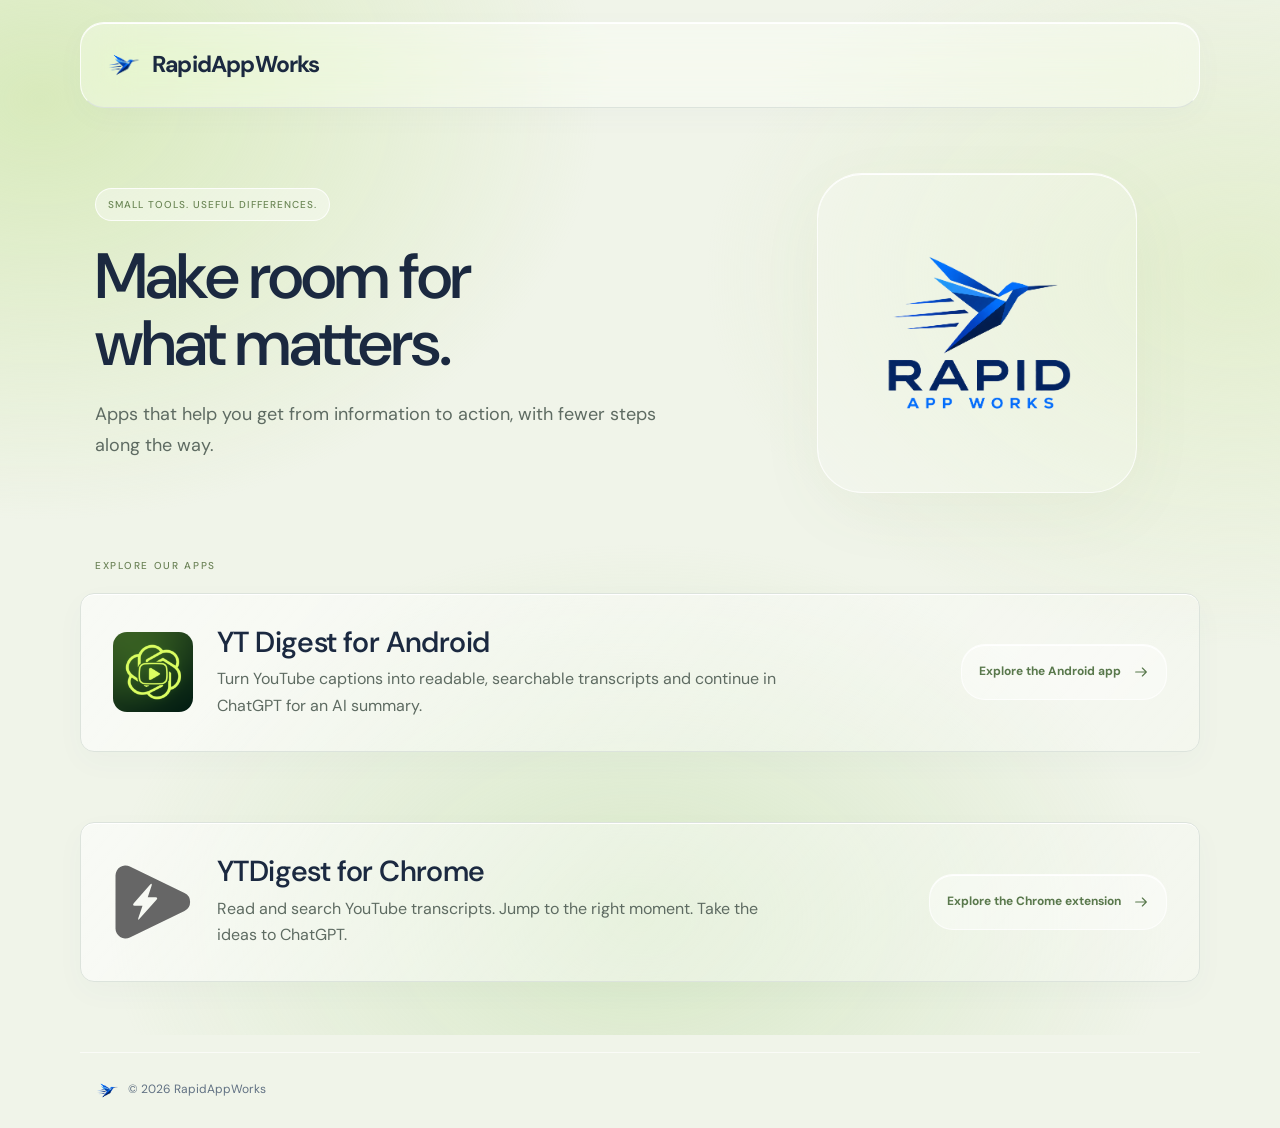
<file: index.html>
<!doctype html>
<html lang="en">
<head>

<meta charset="utf-8"><meta name="viewport" content="width=device-width, initial-scale=1">
<title>RapidAppWorks — Useful apps for everyday work</title>
<meta name="description" content="Discover YT Digest for Android and Chrome: read and search YouTube transcripts, then continue in ChatGPT for AI summaries and questions.">
<meta name="robots" content="index,follow,max-image-preview:large">
<link rel="canonical" href="https://rapidappworks.com/"><meta property="og:title" content="RapidAppWorks — Useful apps for everyday work"><meta property="og:description" content="Discover YT Digest for Android and Chrome, from YouTube transcription to ChatGPT summaries."><meta property="og:type" content="website"><meta property="og:url" content="https://rapidappworks.com/">
<link rel="stylesheet" href="styles.css"><link rel="stylesheet" href="home.css?v=20261003-2"><link rel="icon" href="assets/rapidappworks-bird-transparent.png" type="image/png"><link rel="apple-touch-icon" href="assets/rapidappworks-bird-transparent.png">
<script type="application/ld+json">{"@context":"https://schema.org","@type":"WebSite","name":"RapidAppWorks","url":"https://rapidappworks.com/","publisher":{"@type":"Organization","name":"RapidAppWorks","url":"https://rapidappworks.com/"}}</script>
<style>.home-header{height:86px;display:flex;align-items:center;border-bottom:1px solid #dce3dc;font-size:23px;font-weight:700;letter-spacing:-.6px}.home-brand{display:inline-flex;align-items:center;gap:10px;color:inherit;text-decoration:none}.home-brand img{width:36px;height:36px;object-fit:contain}.home-footer-brand{display:flex;align-items:center;gap:8px}.home-footer-brand img{width:25px;height:25px;object-fit:contain}.home-hero{display:grid;grid-template-columns:1.5fr 1fr;align-items:center;gap:50px;padding-block:65px}.home-hero h1{font-size:clamp(40px,5vw,66px);letter-spacing:-2px}.home-hero p{max-width:570px;color:#5e6b62;font-size:18px}.home-logo{width:100%;max-width:320px;justify-self:center}.app-card{border:1px solid #dce3dc;border-radius:14px;padding:32px;display:flex;gap:24px;align-items:center;margin:0 0 70px}.app-card>img{width:80px;height:80px}.app-card h2{font-size:29px;margin:0 0 8px}.app-card p{margin:0;max-width:570px;color:#5e6b62}.app-card .install{margin-left:auto;white-space:nowrap}@media(max-width:650px){.home-hero{grid-template-columns:1fr;padding-block:40px;gap:15px}.home-logo{max-width:190px;grid-row:1}.app-card{flex-wrap:wrap;padding:24px}.app-card .install{margin:0}.app-card>img{width:55px;height:55px}}</style>
<script defer src="home.js?v=20261003-2"></script><script async src="https://www.googletagmanager.com/gtag/js?id=G-VMC909K813"></script><script>window.dataLayer=window.dataLayer||[];function gtag(){dataLayer.push(arguments)}gtag("js",new Date());gtag("config","G-VMC909K813");</script><script defer src="analytics.js"></script></head>
<body><a class="skip" href="#main">Skip to content</a><header class="wrap home-header"><a class="home-brand" href="/" aria-label="RapidAppWorks home"><img src="assets/rapidappworks-bird-transparent.png" alt="" width="36" height="36"><span>RapidAppWorks</span></a></header><main id="main" class="wrap"><section class="home-hero"><div><p class="eyebrow">SMALL TOOLS. USEFUL DIFFERENCES.</p><h1>Make room for<br>what matters.</h1><p>Apps that help you get from information to action, with fewer steps along the way.</p></div><img class="home-logo" src="assets/rapidappworks-transparent.png" alt="RapidAppWorks blue bird logo" width="320" height="320"></section><section aria-labelledby="apps"><p class="eyebrow" id="apps" style="margin-bottom:18px">EXPLORE OUR APPS</p><article class="app-card"><img src="assets/ytdigest-android/play-store-icon-512.png" alt="YT Digest Android app icon" width="80" height="80"><div><h2>YT Digest for Android</h2><p>Turn YouTube captions into readable, searchable transcripts and continue in ChatGPT for an AI summary.</p></div><a class="install" href="yt-digest-android/">Explore the Android app <svg viewBox="0 0 24 24" fill="none" stroke="currentColor" stroke-width="1.7" aria-hidden="true"><path d="M4 12h16m-6-6 6 6-6 6"/></svg></a></article><article class="app-card"><img src="assets/ytdigest-extension/logo.svg" alt="YTDigest Chrome extension icon" width="80" height="80"><div><h2>YTDigest for Chrome</h2><p>Read and search YouTube transcripts. Jump to the right moment. Take the ideas to ChatGPT.</p></div><a class="install" href="yt-digest/">Explore the Chrome extension <svg viewBox="0 0 24 24" fill="none" stroke="currentColor" stroke-width="1.7" aria-hidden="true"><path d="M4 12h16m-6-6 6 6-6 6"/></svg></a></article></section></main><footer class="wrap"><p class="home-footer-brand"><img src="assets/rapidappworks-bird-transparent.png" alt="" width="25" height="25">© 2026 RapidAppWorks</p></footer></body>
</html>
</file>
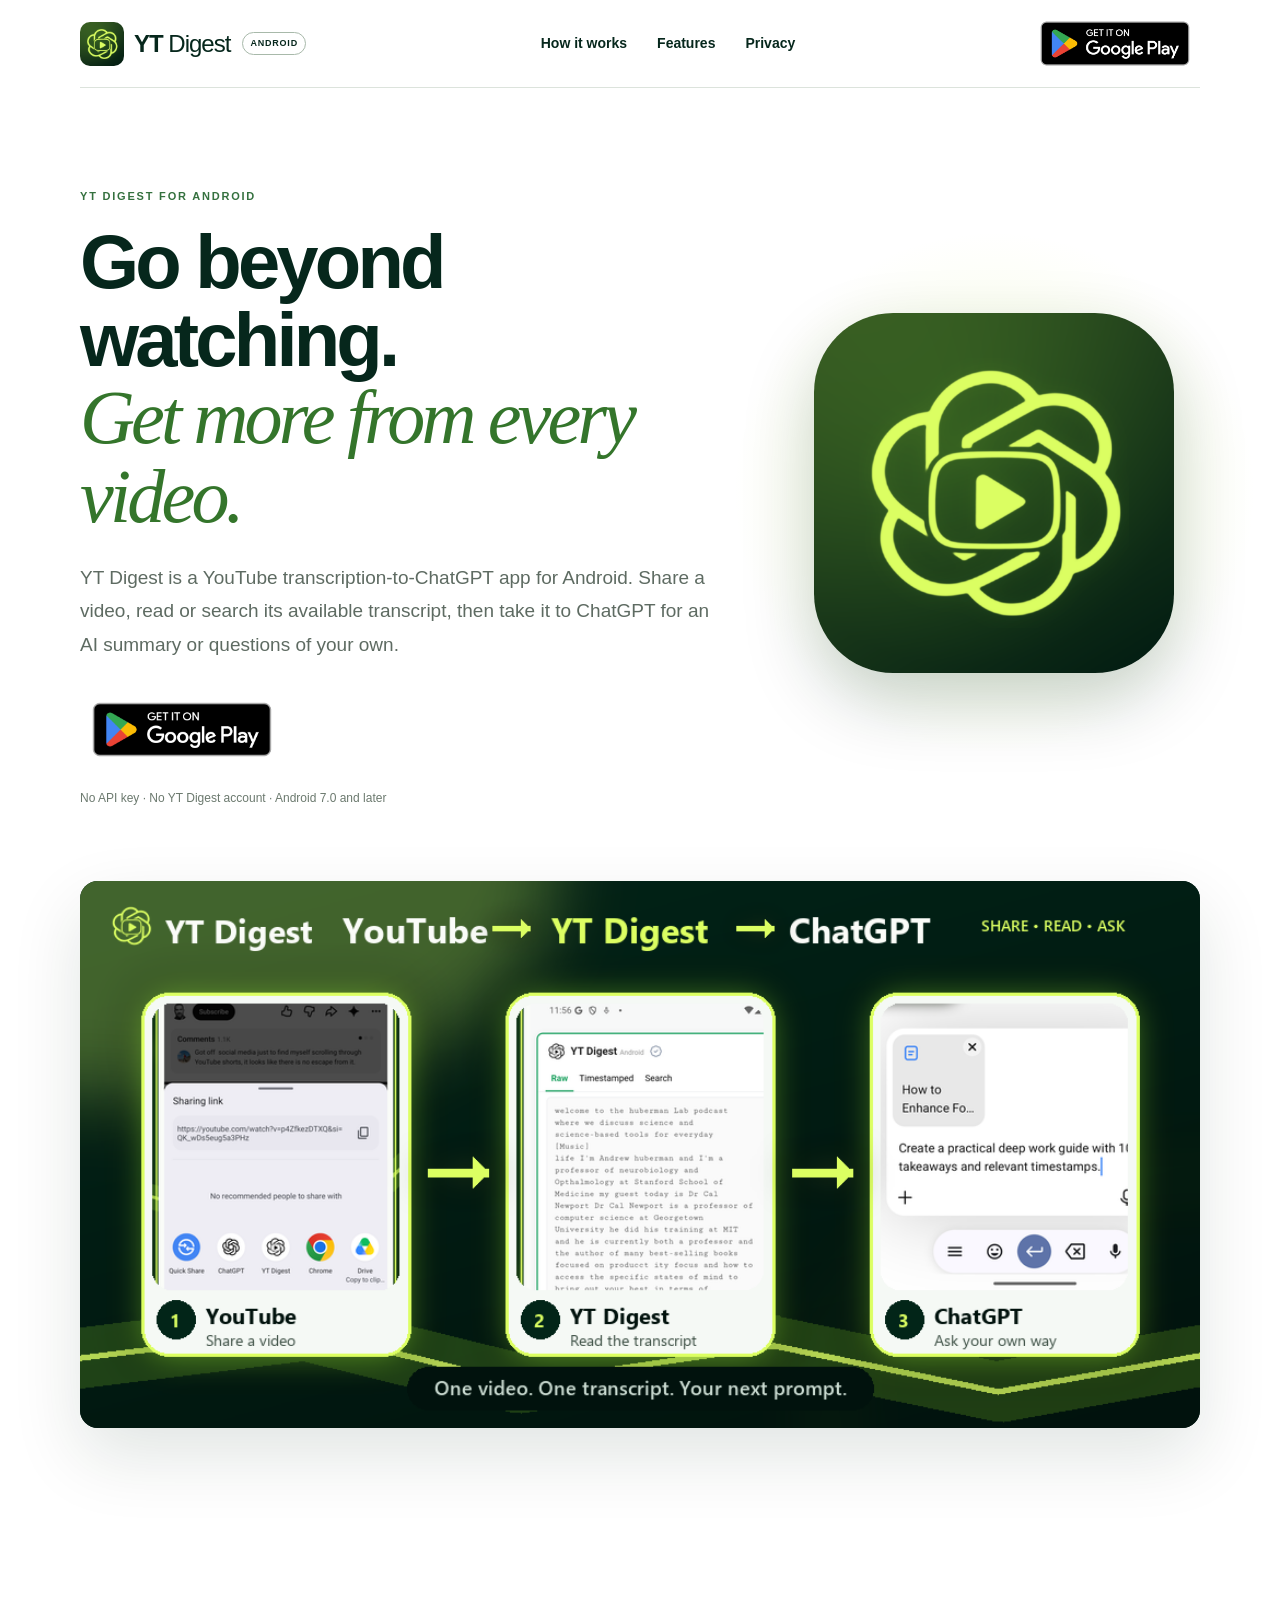
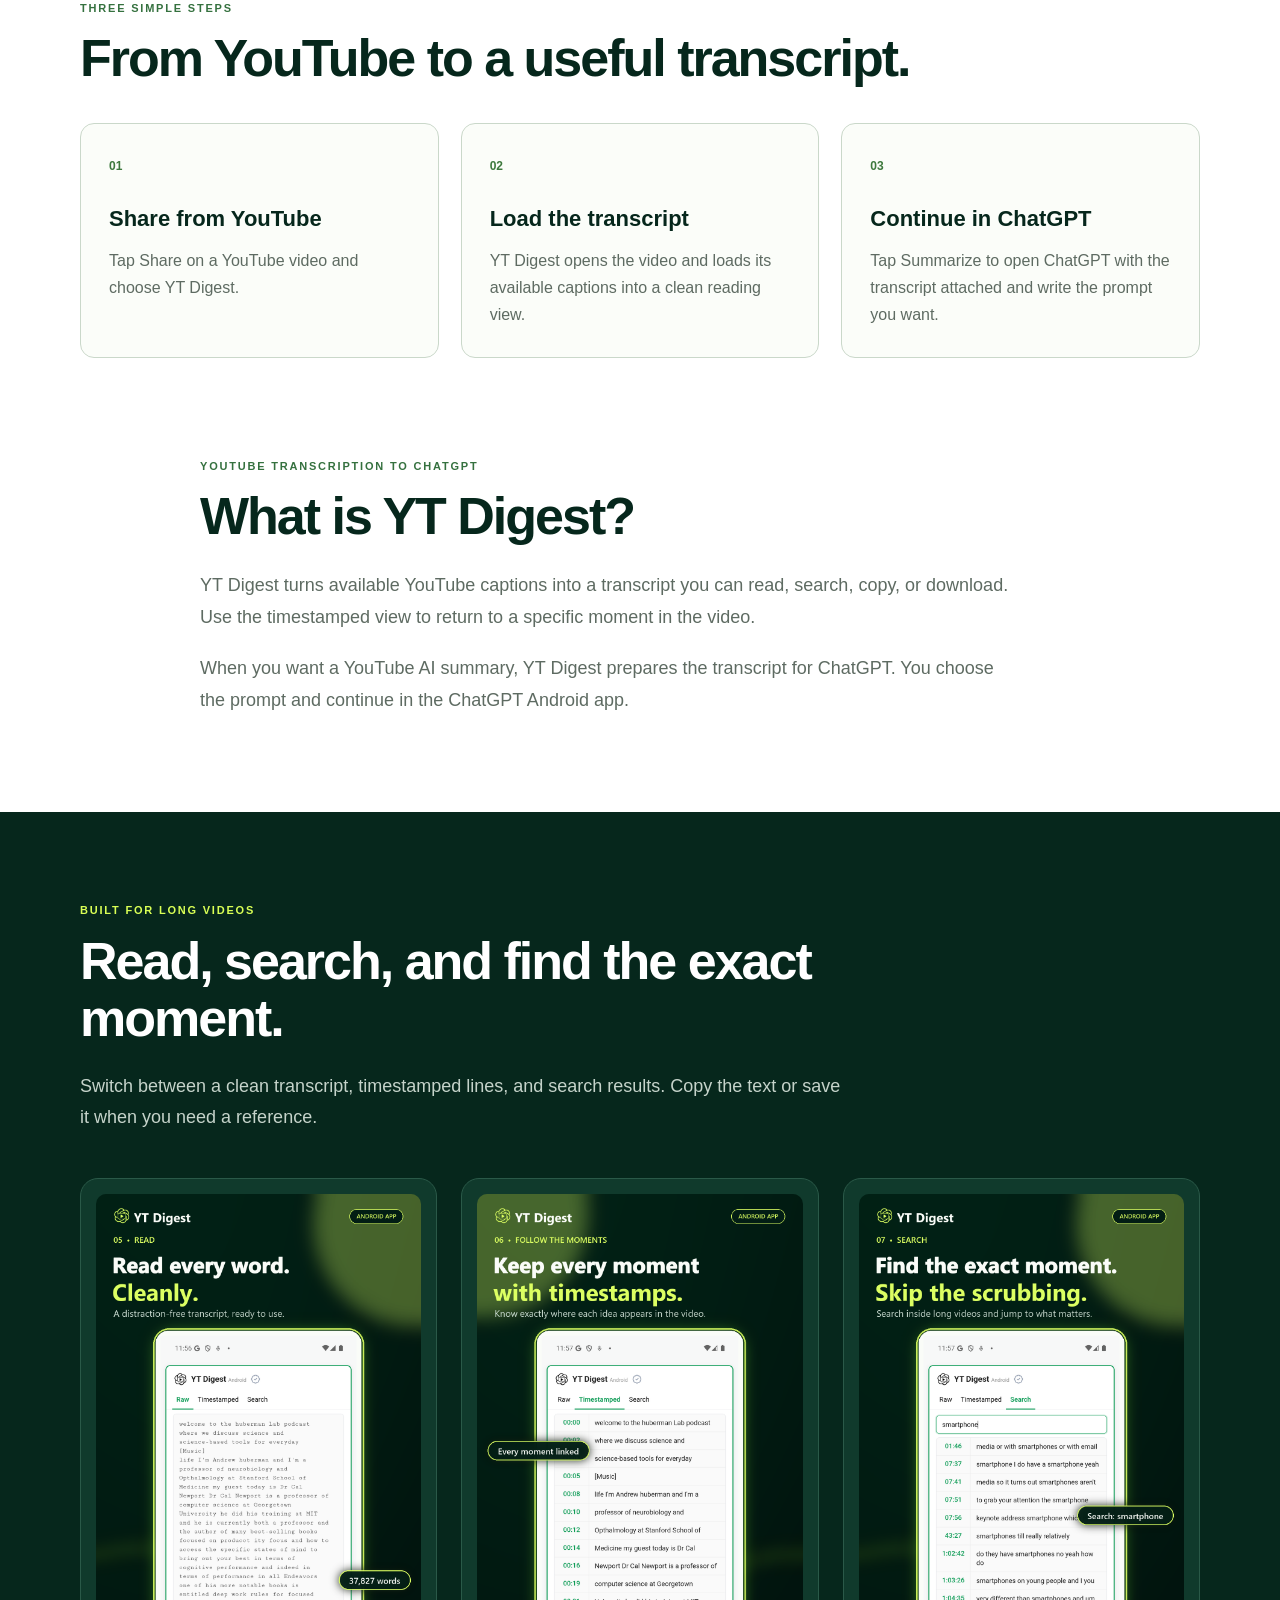
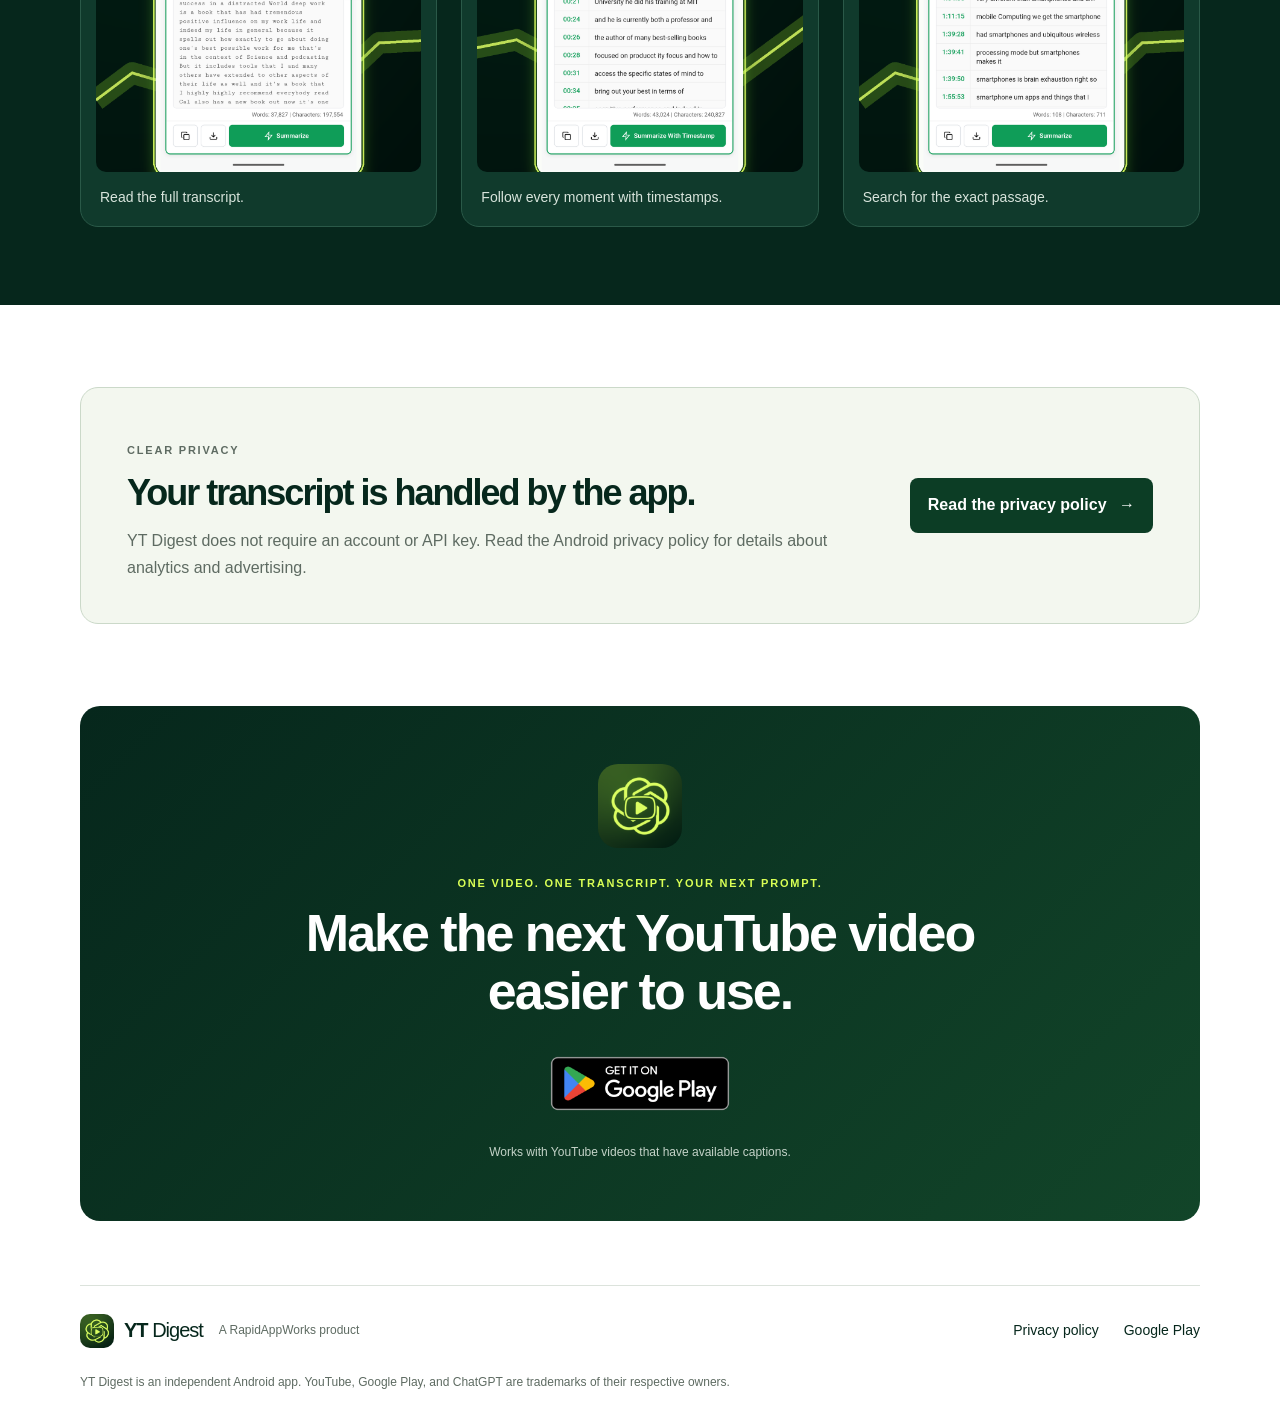
<file: yt-digest-android/index.html>
<!doctype html>
<html lang="en">
<head>
  <!-- Google tag (gtag.js) -->
  <script async src="https://www.googletagmanager.com/gtag/js?id=G-VMC909K813"></script>
  <script>window.dataLayer=window.dataLayer||[];function gtag(){dataLayer.push(arguments);}gtag('js',new Date());gtag('config','G-VMC909K813');</script>
  <script defer src="../analytics.js"></script>
  <meta charset="utf-8">
  <meta name="viewport" content="width=device-width,initial-scale=1">
  <title>YT Digest Android — YouTube Transcription to ChatGPT</title>
  <meta name="description" content="Turn YouTube captions into readable transcripts, search timestamps, and send the transcript to ChatGPT for an AI summary with YT Digest for Android.">
  <meta name="robots" content="index,follow,max-image-preview:large">
  <meta name="theme-color" content="#06271c">
  <meta property="og:type" content="website">
  <meta property="og:site_name" content="RapidAppWorks">
  <meta property="og:title" content="YT Digest Android — YouTube Transcription to ChatGPT">
  <meta property="og:description" content="Read and search YouTube transcripts, then continue in ChatGPT for an AI summary or questions of your own.">
  <meta property="og:image" content="https://rapidappworks.com/assets/ytdigest-android/feature-graphic-1024x500.png">
  <meta property="og:url" content="https://rapidappworks.com/yt-digest-android/">
  <link rel="canonical" href="https://rapidappworks.com/yt-digest-android/">
  <link rel="icon" href="../assets/ytdigest-android/play-store-icon-512.png" type="image/png">
  <link rel="stylesheet" href="../styles.css">
  <link rel="stylesheet" href="page.css?v=20260921-1">
  <script type="application/ld+json">{"@context":"https://schema.org","@type":"MobileApplication","name":"YT Digest","alternateName":["YTDigest","YT Digest Android"],"url":"https://rapidappworks.com/yt-digest-android/","image":"https://rapidappworks.com/assets/ytdigest-android/play-store-icon-512.png","screenshot":"https://rapidappworks.com/assets/ytdigest-android/feature-graphic-1024x500.png","applicationCategory":"UtilitiesApplication","operatingSystem":"Android 7.0 and later","description":"A YouTube transcription to ChatGPT app for Android. Read and search available YouTube transcripts, follow timestamps, and continue in ChatGPT for an AI summary or questions.","installUrl":"https://play.google.com/store/apps/details?id=com.rapidappworks.ytdigest","publisher":{"@type":"Organization","name":"RapidAppWorks","url":"https://rapidappworks.com/"},"offers":{"@type":"Offer","price":"0","priceCurrency":"USD"},"featureList":["YouTube transcript reader","Timestamped transcripts","Transcript search","Copy and download transcripts","Send transcripts to ChatGPT"]}</script>
</head>
<body>
  <a class="skip" href="#main">Skip to content</a>
  <header class="android-header wrap">
    <a class="android-brand" href="#" aria-label="YT Digest Android home"><img src="../assets/ytdigest-android/play-store-icon-512.png" alt="" width="44" height="44"><span>YT <strong>Digest</strong></span><small>Android</small></a>
    <nav aria-label="Main navigation"><a href="#how-it-works">How it works</a><a href="#features">Features</a><a href="privacy-policy/">Privacy</a></nav>
    <a class="play-badge compact" href="https://play.google.com/store/apps/details?id=com.rapidappworks.ytdigest" target="_blank" rel="noopener noreferrer" aria-label="Get YT Digest on Google Play"><img src="../assets/ytdigest-android/google-play-badge.png" alt="Get it on Google Play"></a>
  </header>

  <main id="main" class="android-page">
    <section class="android-hero wrap">
      <div class="hero-copy-android">
        <p class="kicker">YT Digest for Android</p>
        <h1>Go beyond watching.<br><em>Get more from every video.</em></h1>
        <p class="lead">YT Digest is a YouTube transcription-to-ChatGPT app for Android. Share a video, read or search its available transcript, then take it to ChatGPT for an AI summary or questions of your own.</p>
        <a class="play-badge" href="https://play.google.com/store/apps/details?id=com.rapidappworks.ytdigest" target="_blank" rel="noopener noreferrer" aria-label="Get YT Digest on Google Play"><img src="../assets/ytdigest-android/google-play-badge.png" alt="Get it on Google Play"></a>
        <p class="microcopy">No API key · No YT Digest account · Android 7.0 and later</p>
      </div>
      <div class="app-mark" aria-hidden="true"><img src="../assets/ytdigest-android/play-store-icon-512.png" alt=""></div>
    </section>

    <section class="feature-art wrap" aria-label="YT Digest workflow">
      <img src="../assets/ytdigest-android/feature-graphic-1024x500.png" alt="Share a YouTube video, read its transcript in YT Digest, and continue in ChatGPT">
    </section>

    <section id="how-it-works" class="android-section wrap">
      <p class="kicker">Three simple steps</p>
      <h2>From YouTube to a useful transcript.</h2>
      <div class="steps-android">
        <article><span>01</span><h3>Share from YouTube</h3><p>Tap Share on a YouTube video and choose YT Digest.</p></article>
        <article><span>02</span><h3>Load the transcript</h3><p>YT Digest opens the video and loads its available captions into a clean reading view.</p></article>
        <article><span>03</span><h3>Continue in ChatGPT</h3><p>Tap Summarize to open ChatGPT with the transcript attached and write the prompt you want.</p></article>
      </div>
    </section>

    <section class="android-section search-summary wrap" aria-labelledby="about-ytdigest">
      <p class="kicker">YouTube transcription to ChatGPT</p>
      <h2 id="about-ytdigest">What is YT Digest?</h2>
      <p>YT Digest turns available YouTube captions into a transcript you can read, search, copy, or download. Use the timestamped view to return to a specific moment in the video.</p>
      <p>When you want a YouTube AI summary, YT Digest prepares the transcript for ChatGPT. You choose the prompt and continue in the ChatGPT Android app.</p>
    </section>

    <section id="features" class="android-section feature-section">
      <div class="wrap">
        <div class="section-intro"><p class="kicker">Built for long videos</p><h2>Read, search, and find the exact moment.</h2><p>Switch between a clean transcript, timestamped lines, and search results. Copy the text or save it when you need a reference.</p></div>
        <div class="phone-grid">
          <figure><img src="../assets/ytdigest-android/read-transcript.png" alt="YT Digest clean transcript view" loading="lazy"><figcaption>Read the full transcript.</figcaption></figure>
          <figure><img src="../assets/ytdigest-android/timestamped-transcript.png" alt="YT Digest timestamped transcript view" loading="lazy"><figcaption>Follow every moment with timestamps.</figcaption></figure>
          <figure><img src="../assets/ytdigest-android/search-transcript.png" alt="YT Digest transcript search results" loading="lazy"><figcaption>Search for the exact passage.</figcaption></figure>
        </div>
      </div>
    </section>

    <section class="privacy-callout wrap">
      <div><p class="kicker">Clear privacy</p><h2>Your transcript is handled by the app.</h2><p>YT Digest does not require an account or API key. Read the Android privacy policy for details about analytics and advertising.</p></div>
      <a href="privacy-policy/">Read the privacy policy <span aria-hidden="true">→</span></a>
    </section>

    <section class="android-final wrap">
      <img src="../assets/ytdigest-android/play-store-icon-512.png" width="84" height="84" alt="YT Digest app icon">
      <p class="kicker">One video. One transcript. Your next prompt.</p>
      <h2>Make the next YouTube video easier to use.</h2>
      <a class="play-badge" href="https://play.google.com/store/apps/details?id=com.rapidappworks.ytdigest" target="_blank" rel="noopener noreferrer" aria-label="Get YT Digest on Google Play"><img src="../assets/ytdigest-android/google-play-badge.png" alt="Get it on Google Play"></a>
      <p class="microcopy">Works with YouTube videos that have available captions.</p>
    </section>
  </main>

  <footer class="wrap android-footer"><div class="footer-brand"><a class="android-brand" href="#"><img src="../assets/ytdigest-android/play-store-icon-512.png" alt="" width="34" height="34"><span>YT <strong>Digest</strong></span></a><span>A RapidAppWorks product</span></div><div class="footer-links"><a href="privacy-policy/">Privacy policy</a><a href="https://play.google.com/store/apps/details?id=com.rapidappworks.ytdigest" target="_blank" rel="noopener noreferrer">Google Play</a></div><p>YT Digest is an independent Android app. YouTube, Google Play, and ChatGPT are trademarks of their respective owners.</p></footer>
</body>
</html>
</file>
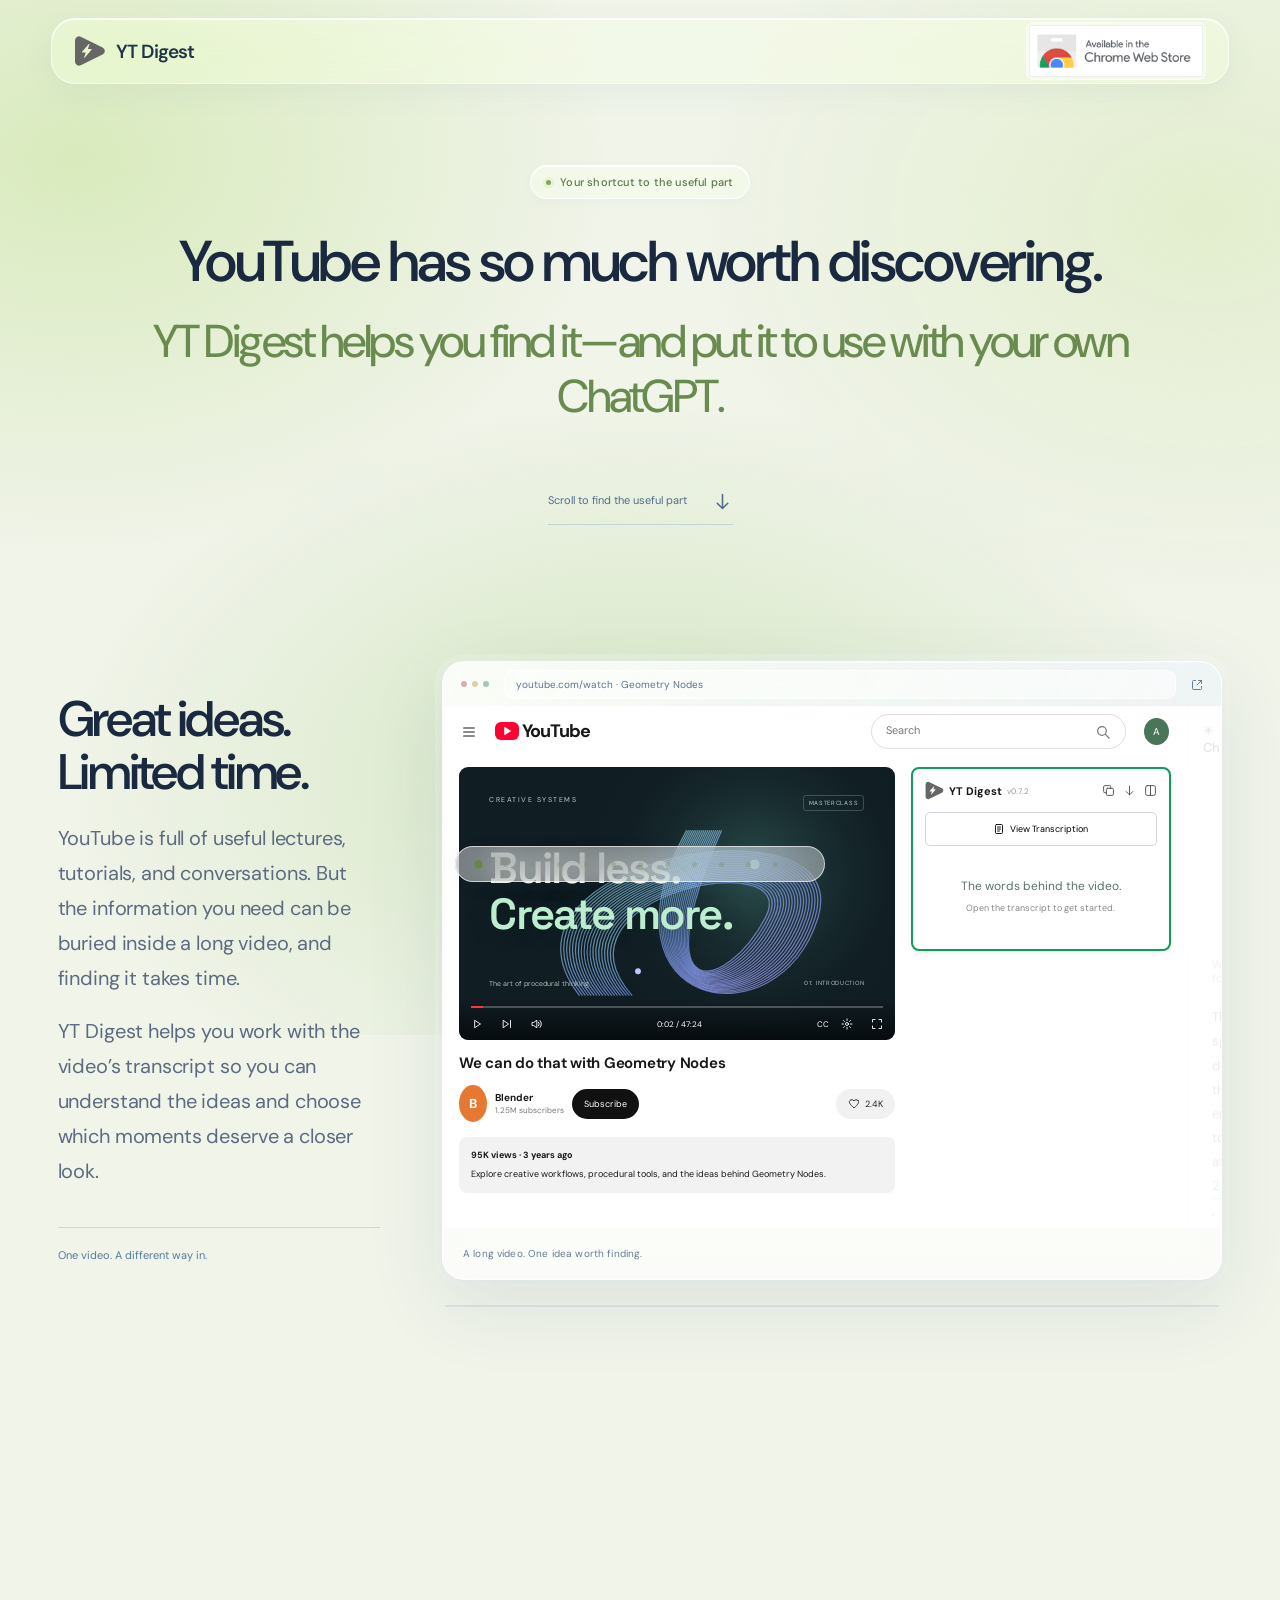
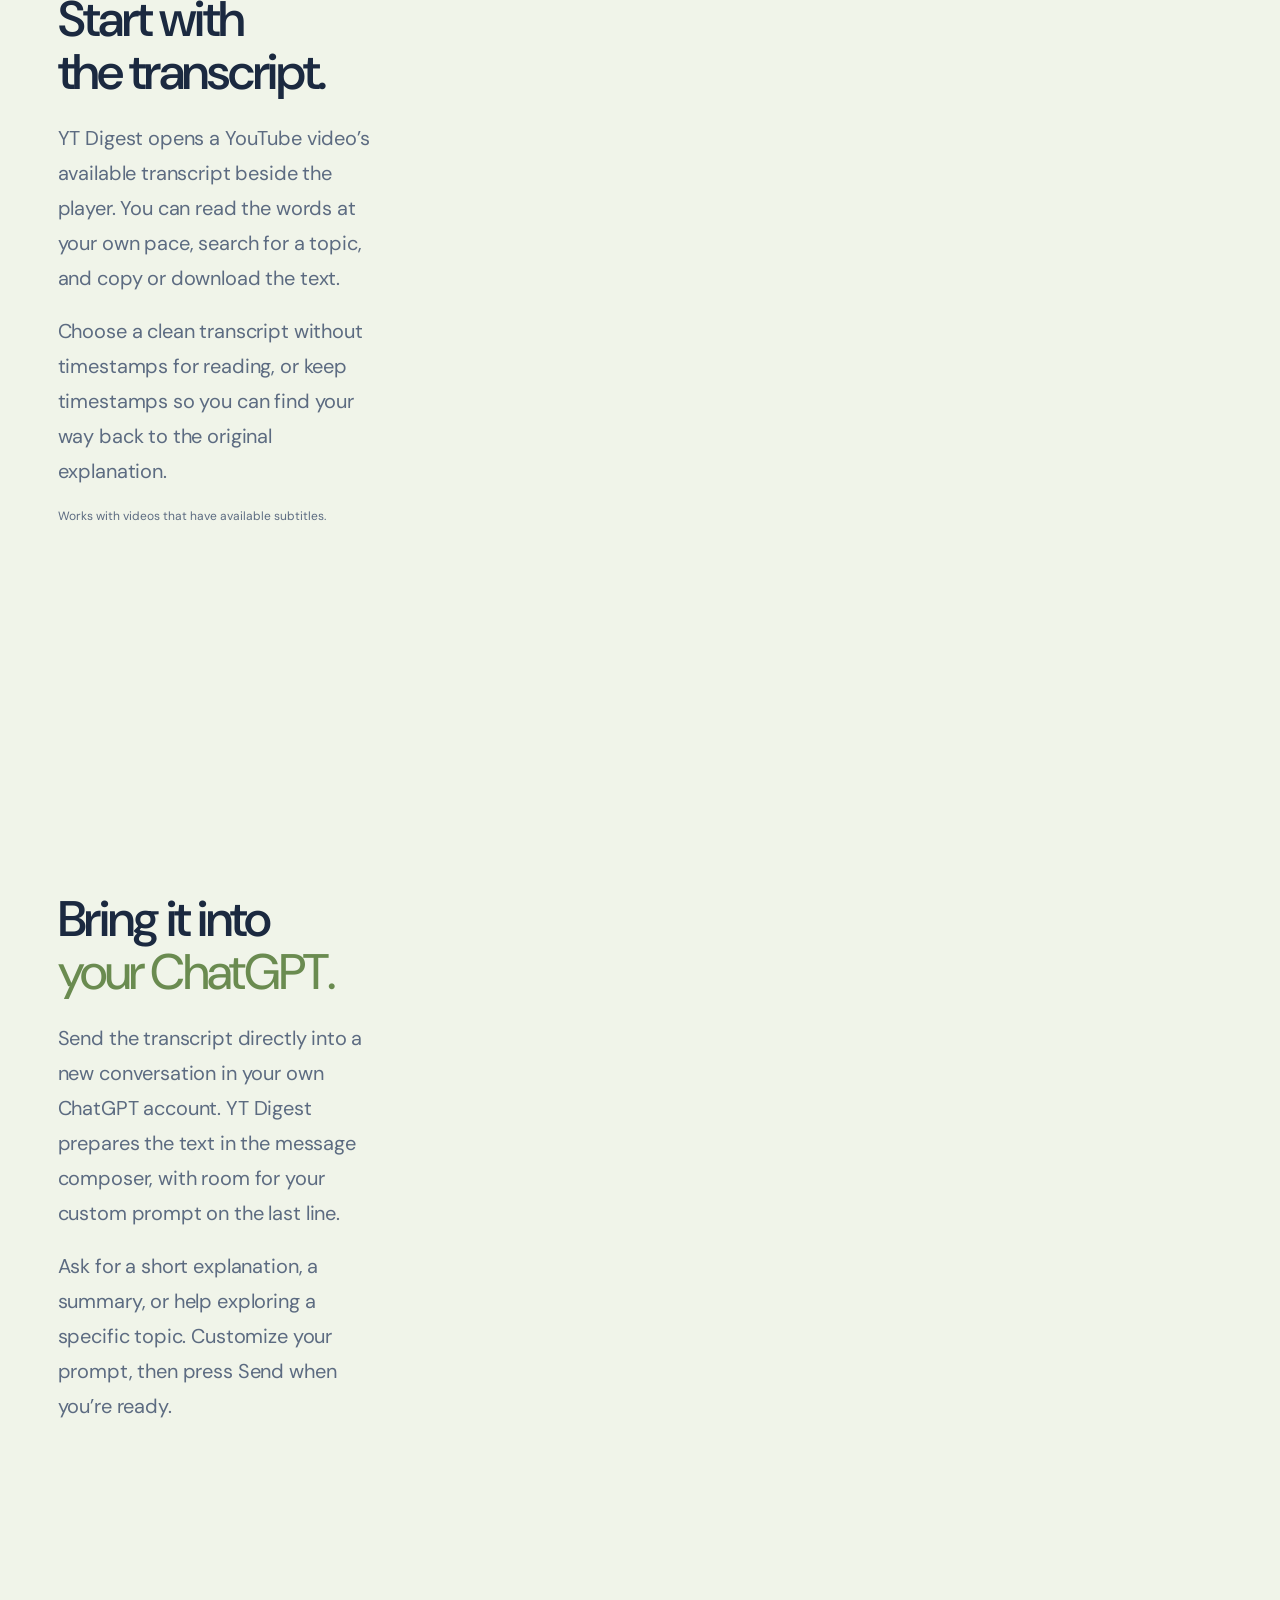
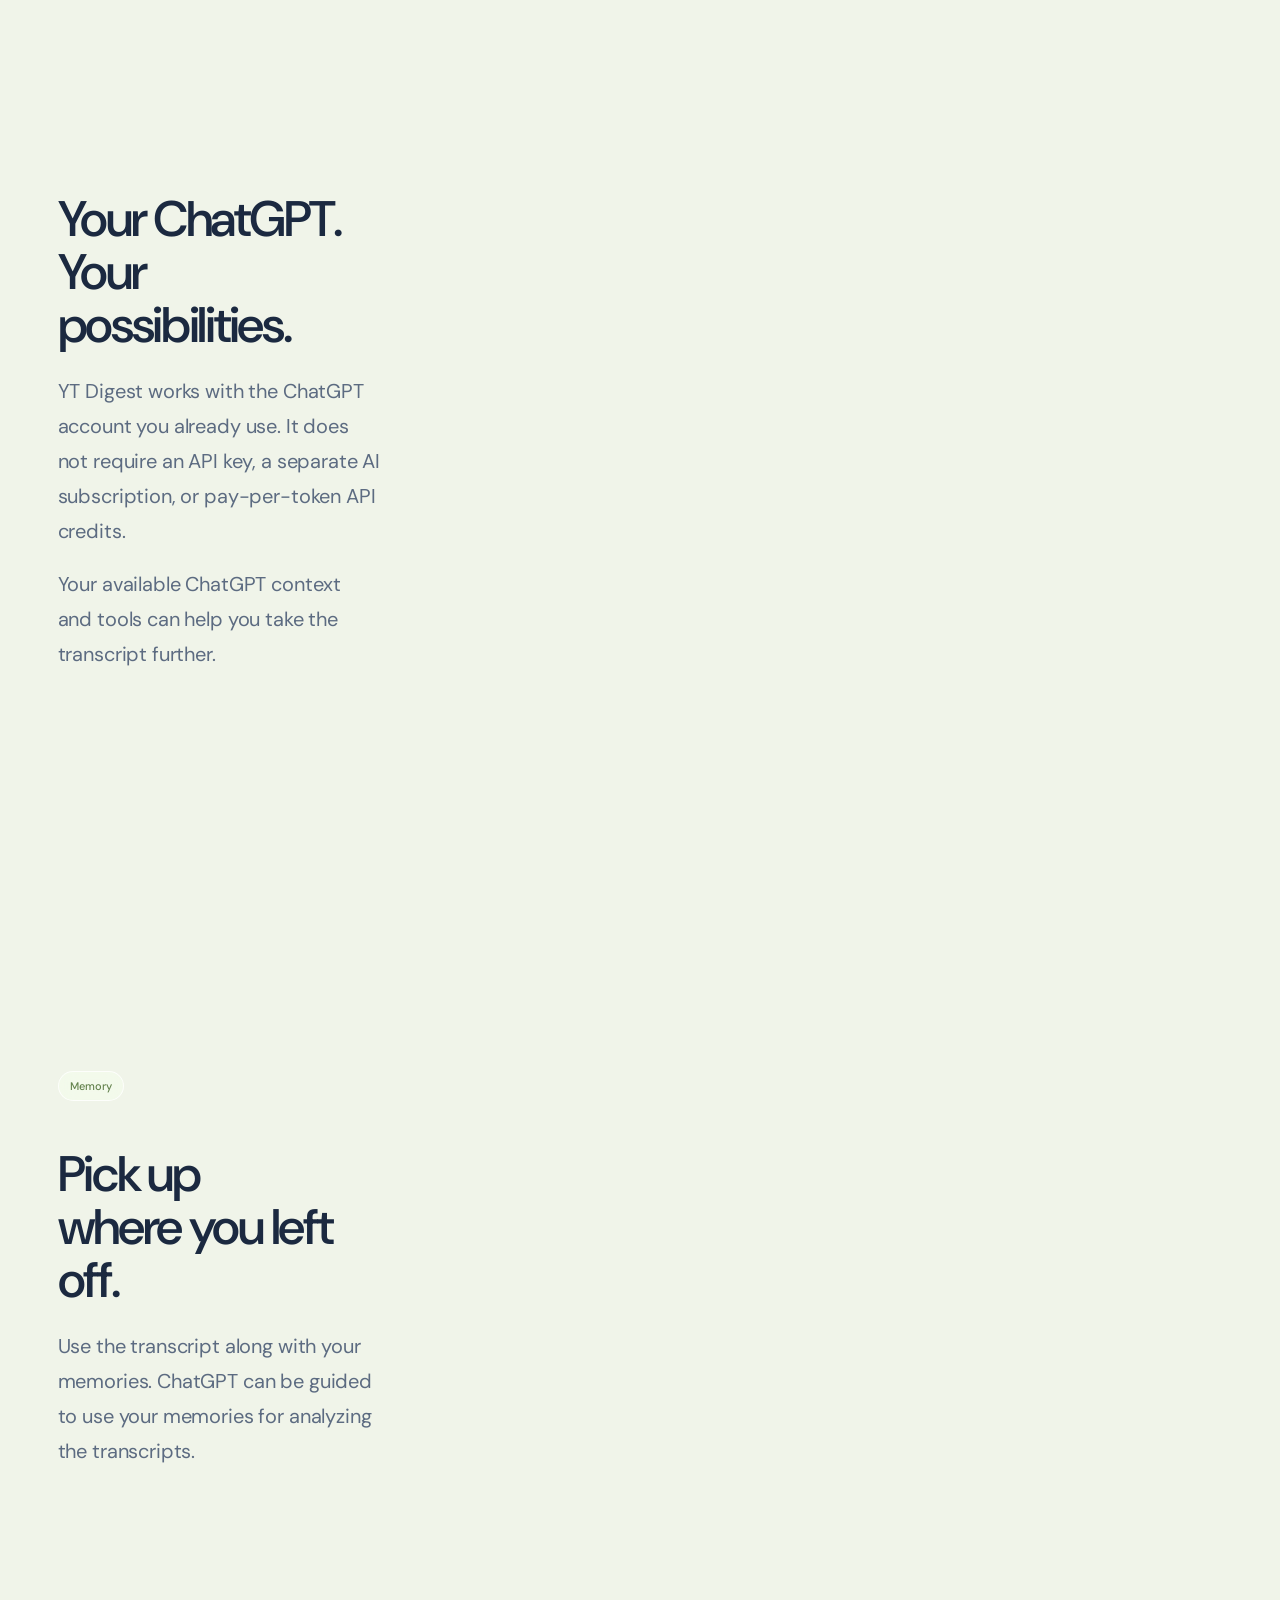
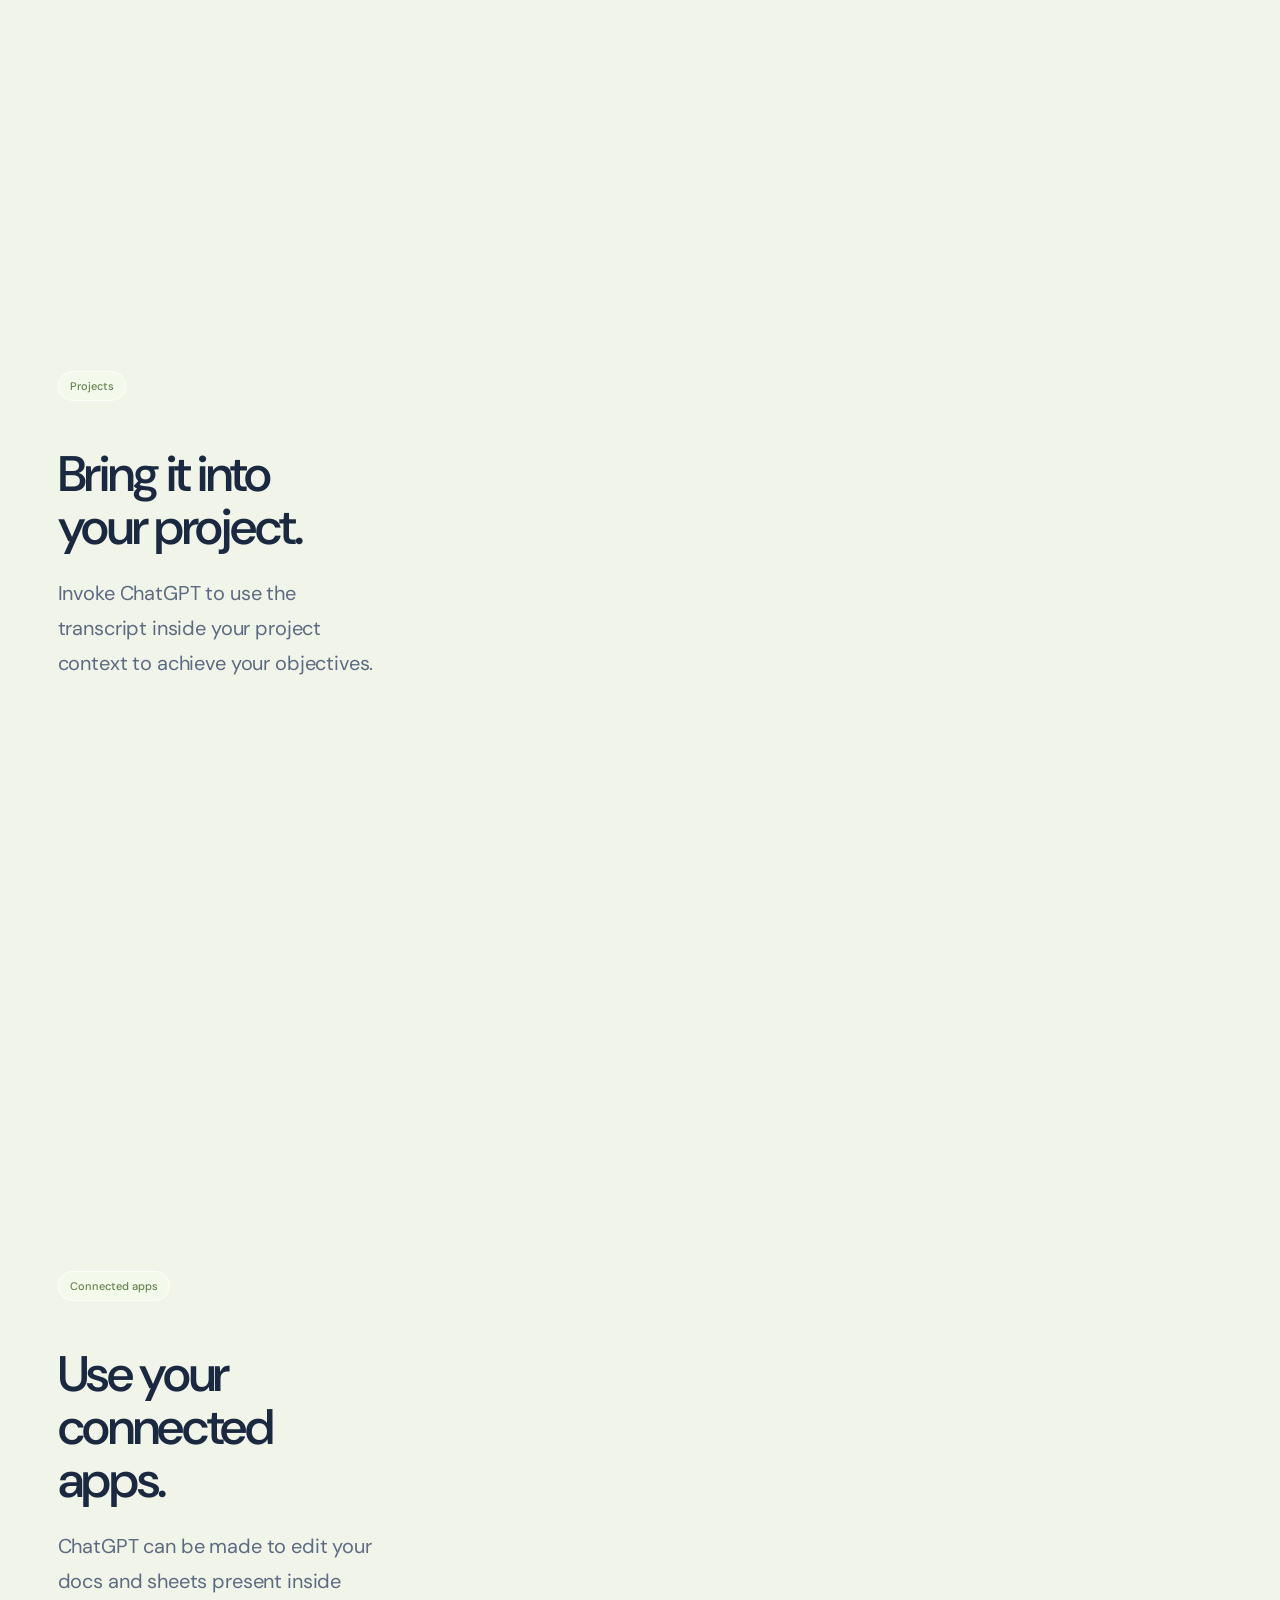
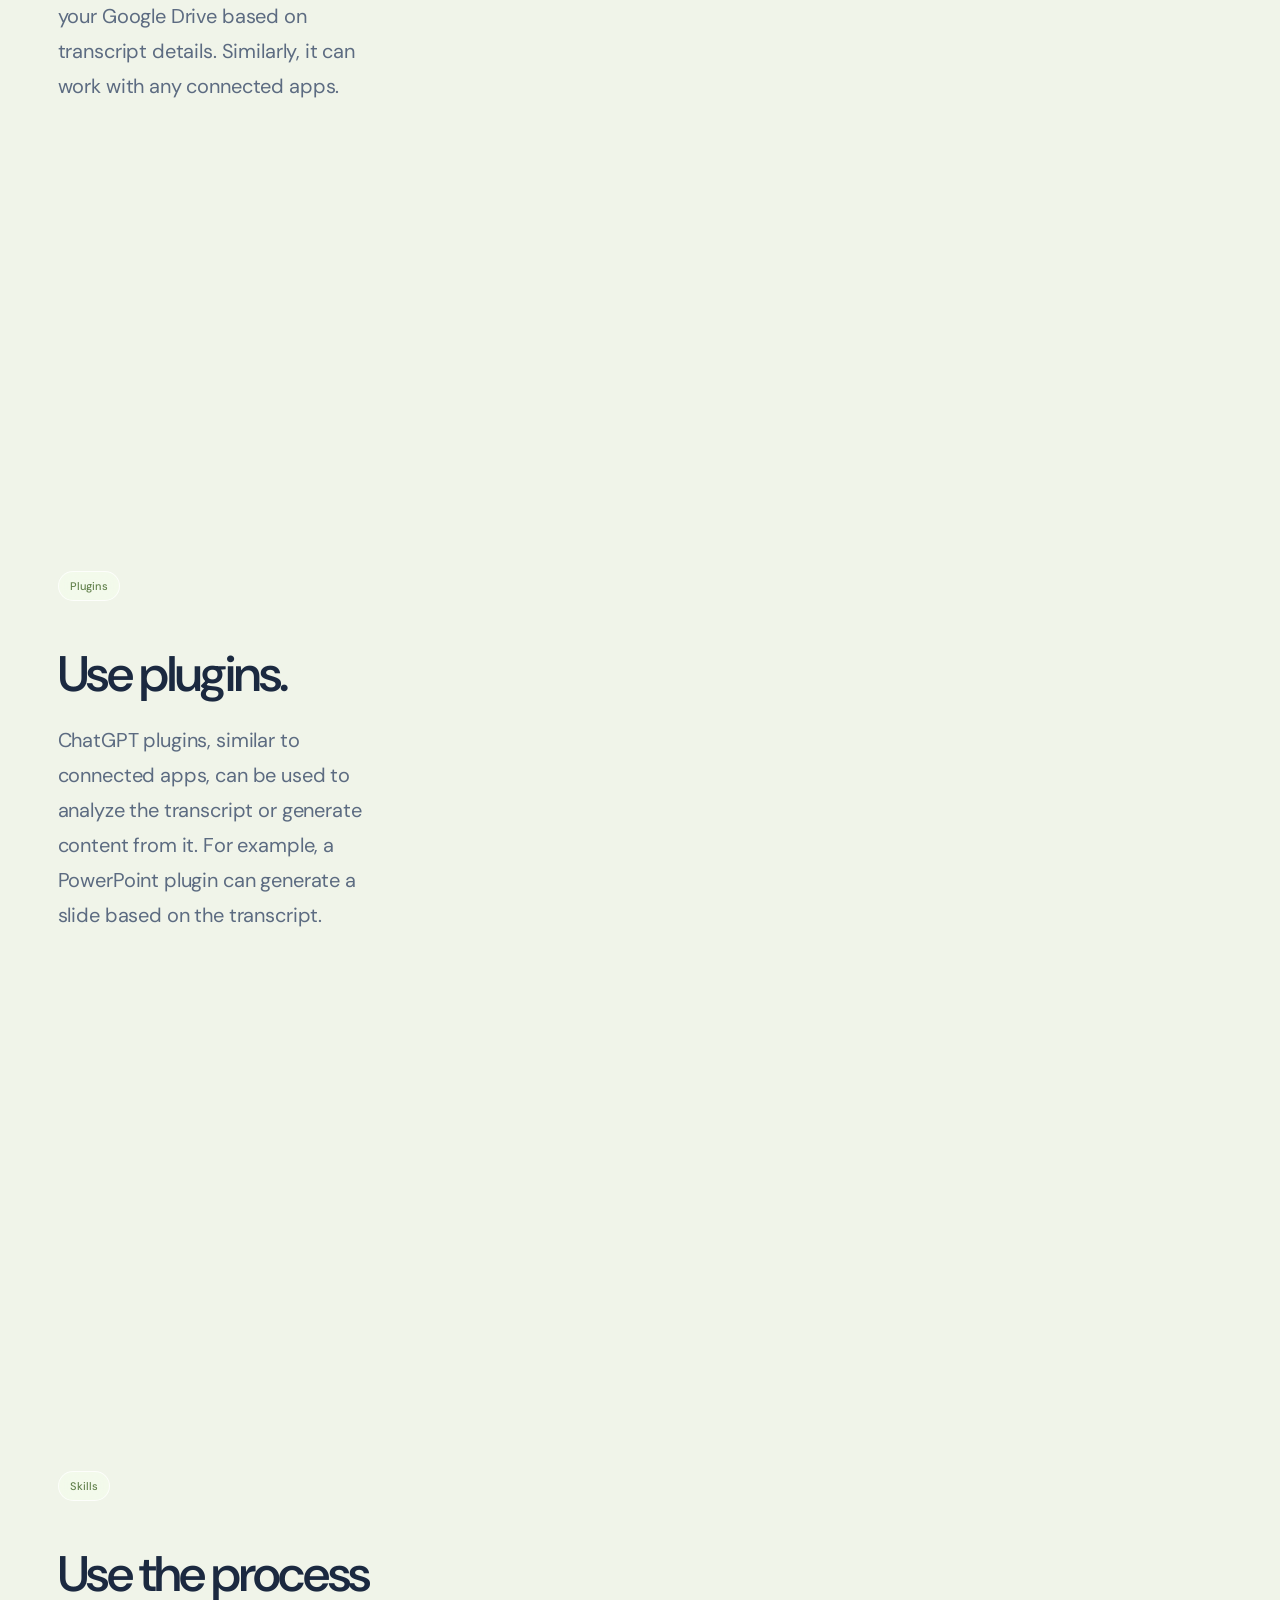
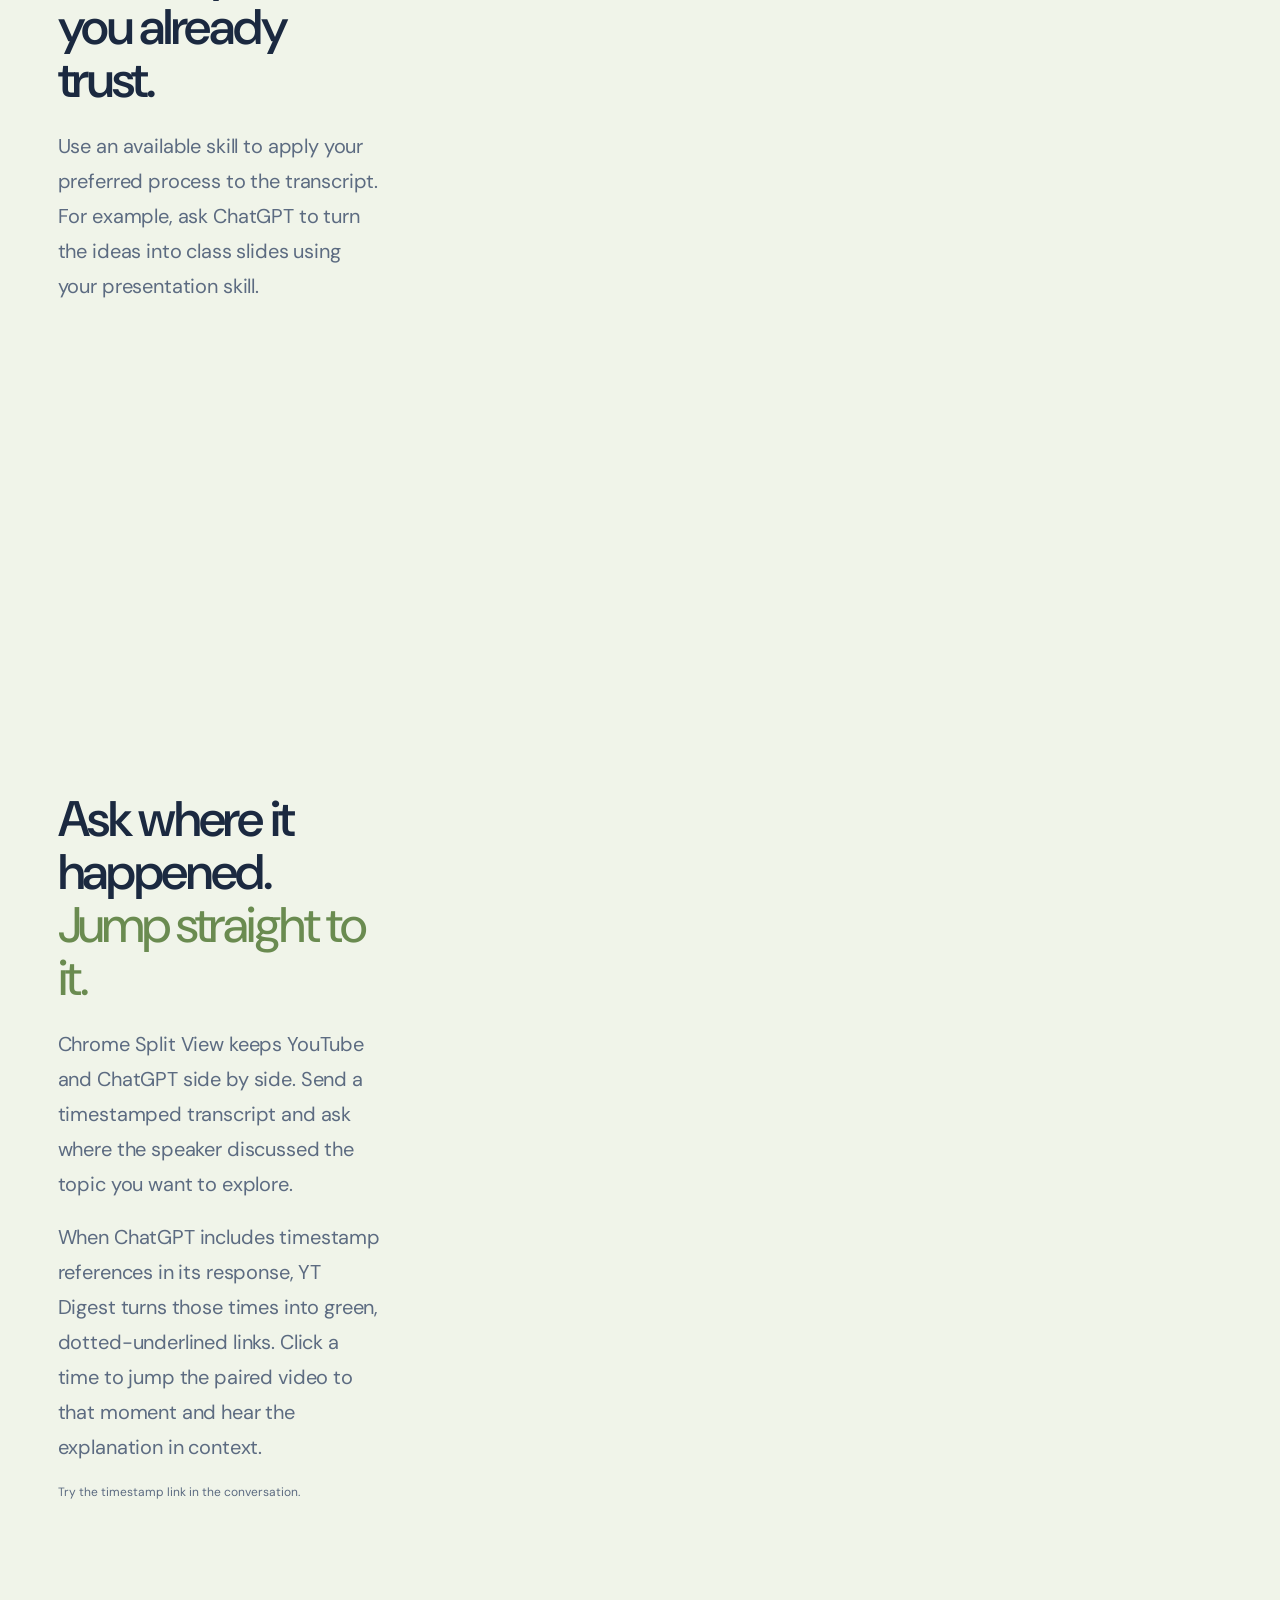
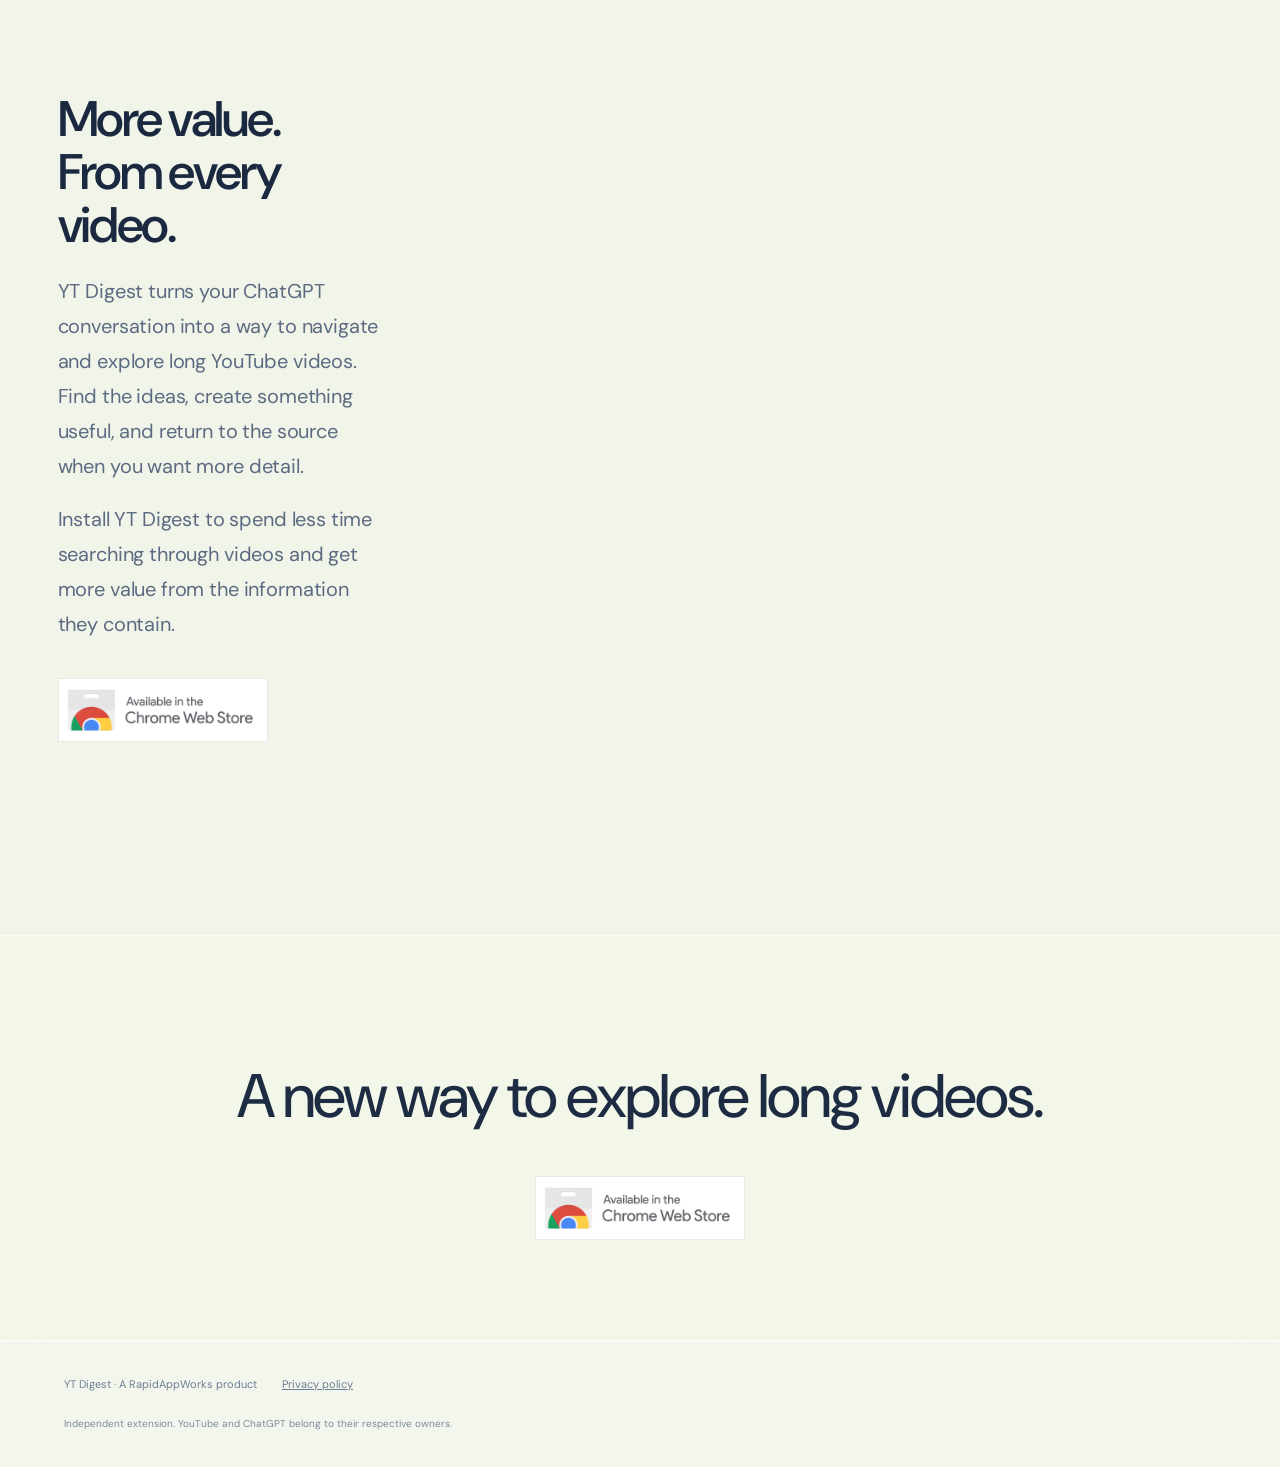
<file: yt-digest/index.html>
<!doctype html><html lang="en"><head><meta charset="utf-8"><meta name="viewport" content="width=device-width, initial-scale=1"><meta name="description" content="Bring YouTube transcripts into your own ChatGPT. Explore ideas, reuse your tools, and jump from clickable timestamps to the moments that matter. Free Chrome extension. No API key."><link rel="canonical" href="https://rapidappworks.com/yt-digest/"><meta property="og:title" content="YT Digest — Explore YouTube with your own ChatGPT"><meta property="og:description" content="Read the transcript. Explore the ideas. Jump to the moments that matter."><meta property="og:url" content="https://rapidappworks.com/yt-digest/"><meta name="theme-color" content="#f0f4e9"><title>YT Digest — Find the useful part</title><link rel="icon" type="image/svg+xml" href="../assets/ytdigest-extension/logo.svg"><link rel="alternate icon" href="../assets/ytdigest-extension/favicon.ico"><link rel="apple-touch-icon" href="../assets/ytdigest-extension/apple-touch-icon.png"><link rel="preconnect" href="https://fonts.googleapis.com"><link rel="preconnect" href="https://fonts.gstatic.com" crossorigin><link href="https://fonts.googleapis.com/css2?family=DM+Sans:wght@400;450;500;550;600;650;700&family=Space+Grotesk:wght@400;500;600;700&display=swap" rel="stylesheet"><link rel="stylesheet" href="story.css?v=20261003-1"><link rel="stylesheet" href="polish.css?v=20261003-1"><link rel="stylesheet" href="glass.css?v=20261108-1"><script defer src="../vendor/gsap/gsap.min.js"></script><script defer src="../vendor/gsap/ScrollTrigger.min.js"></script><script defer src="story.js?v=20261003-1"></script><script async src="https://www.googletagmanager.com/gtag/js?id=G-VMC909K813"></script><script>window.dataLayer=window.dataLayer||[];function gtag(){dataLayer.push(arguments)}gtag("js",new Date());gtag("config","G-VMC909K813");gtag("config","AW-18434364625");</script><script defer src="../analytics.js?v=20261009-1"></script></head><body>
<a class="skip" href="#journey">Skip to the story</a><header><a class="brand" href="#"><img src="../assets/ytdigest-extension/logo.svg" alt="" width="32" height="32">YT Digest</a><a class="store" data-google-ads-conversion="AW-18434364625/Hl2eCPOOjJUdENGpmNZE" href="https://chromewebstore.google.com/detail/yt-digest-youtube-transcr/bpmbdaijbeeekhkoenondkcgonoipckm" target="_blank" rel="noopener"><img src="../assets/chrome-web-store-badge.png" alt="Available in the Chrome Web Store"></a></header>
<main id="journey"><div class="intro"><span class="hero-pill"><span class="live-dot"></span> Your shortcut to the useful part</span><h1>YouTube has so much worth discovering.<br><em>YT Digest helps you find it—and put it to use with your own ChatGPT.</em></h1><a class="scroll-link" href="#chapter-1">Scroll to find the useful part <span><svg class="icon icon-down" viewBox="0 0 24 24" fill="none" stroke="currentColor" stroke-width="1.8" stroke-linecap="round" stroke-linejoin="round" aria-hidden="true" focusable="false"><path d="M12 4v16m-6-6 6 6 6-6"/></svg></span></a></div>
<div class="journey-layout"><div class="chapters">
<section id="chapter-1" data-scene="0"><div class="segment-copy"><h2>Great ideas.<br>Limited time.</h2><p>YouTube is full of useful lectures, tutorials, and conversations. But the information you need can be buried inside a long video, and finding it takes time.</p><p>YT Digest helps you work with the video’s transcript so you can understand the ideas and choose which moments deserve a closer look.</p><div class="chapter-tag">One video. A different way in.</div></div></section>
<section id="chapter-2" data-scene="1"><div class="segment-copy"><h2>Start with<br>the transcript.</h2><p>YT Digest opens a YouTube video’s available transcript beside the player. You can read the words at your own pace, search for a topic, and copy or download the text.</p><p>Choose a clean transcript without timestamps for reading, or keep timestamps so you can find your way back to the original explanation.</p><small>Works with videos that have available subtitles.</small></div></section>
<section id="chapter-3" data-scene="2"><div class="segment-copy"><h2>Bring it into<br><em>your ChatGPT.</em></h2><p>Send the transcript directly into a new conversation in your own ChatGPT account. YT Digest prepares the text in the message composer, with room for your custom prompt on the last line.</p><p>Ask for a short explanation, a summary, or help exploring a specific topic. Customize your prompt, then press Send when you’re ready.</p></div></section>
<section id="chapter-4" data-scene="3" data-example="intro"><div class="segment-copy"><h2>Your ChatGPT.<br>Your possibilities.</h2><p>YT Digest works with the ChatGPT account you already use. It does not require an API key, a separate AI subscription, or pay-per-token API credits.</p><p>Your available ChatGPT context and tools can help you take the transcript further.</p></div></section><section class="reuse-example" data-scene="3" data-example="memory"><div class="segment-copy"><span class="reuse-label">Memory</span><h2>Pick up<br>where you left off.</h2><p>Use the transcript along with your memories. ChatGPT can be guided to use your memories for analyzing the transcripts.</p></div></section><section class="reuse-example" data-scene="3" data-example="project"><div class="segment-copy"><span class="reuse-label">Projects</span><h2>Bring it into<br>your project.</h2><p>Invoke ChatGPT to use the transcript inside your project context to achieve your objectives.</p></div></section><section class="reuse-example" data-scene="3" data-example="apps"><div class="segment-copy"><span class="reuse-label">Connected apps</span><h2>Use your<br>connected apps.</h2><p>ChatGPT can be made to edit your docs and sheets present inside your Google Drive based on transcript details. Similarly, it can work with any connected apps.</p></div></section><section class="reuse-example" data-scene="3" data-example="plugin"><div class="segment-copy"><span class="reuse-label">Plugins</span><h2>Use plugins.</h2><p>ChatGPT plugins, similar to connected apps, can be used to analyze the transcript or generate content from it. For example, a PowerPoint plugin can generate a slide based on the transcript.</p></div></section><section class="reuse-example" data-scene="3" data-example="skill"><div class="segment-copy"><span class="reuse-label">Skills</span><h2>Use the process<br>you already trust.</h2><p>Use an available skill to apply your preferred process to the transcript. For example, ask ChatGPT to turn the ideas into class slides using your presentation skill.</p></div></section><section id="chapter-5" data-scene="4"><div class="segment-copy"><h2>Ask where it happened.<br><em>Jump straight to it.</em></h2><p>Chrome Split View keeps YouTube and ChatGPT side by side. Send a timestamped transcript and ask where the speaker discussed the topic you want to explore.</p><p>When ChatGPT includes timestamp references in its response, YT Digest turns those times into green, dotted-underlined links. Click a time to jump the paired video to that moment and hear the explanation in context.</p><small>Try the timestamp link in the conversation.</small></div></section>
<section id="chapter-6" data-scene="5"><div class="segment-copy"><h2>More value.<br>From every video.</h2><p>YT Digest turns your ChatGPT conversation into a way to navigate and explore long YouTube videos. Find the ideas, create something useful, and return to the source when you want more detail.</p><p>Install YT Digest to spend less time searching through videos and get more value from the information they contain.</p><a class="closing-store-badge" data-google-ads-conversion="AW-18434364625/Hl2eCPOOjJUdENGpmNZE" href="https://chromewebstore.google.com/detail/yt-digest-youtube-transcr/bpmbdaijbeeekhkoenondkcgonoipckm" target="_blank" rel="noopener"><img src="../assets/chrome-web-store-badge.png" alt="Available in the Chrome Web Store" width="248" height="75"></a></div></section>
</div><aside class="stage-wrap" aria-label="Product demonstration"><div class="stage"><div class="browser-bar"><div class="dots"><i></i><i></i><i></i></div><span id="address">youtube.com / a video worth exploring</span><span><svg class="icon icon-external" viewBox="0 0 24 24" fill="none" stroke="currentColor" stroke-width="1.8" stroke-linecap="round" stroke-linejoin="round" aria-hidden="true" focusable="false"><path d="M15 3h6v6m0-6-9 9"/><path d="M9 3H5a2 2 0 0 0-2 2v14a2 2 0 0 0 2 2h14a2 2 0 0 0 2-2v-4"/></svg></span></div><div class="browser-content native-demo"><div class="video-pane"><div class="yt-top"><span><svg class="icon icon-menu" viewBox="0 0 24 24" fill="none" stroke="currentColor" stroke-width="1.8" stroke-linecap="round" stroke-linejoin="round" aria-hidden="true" focusable="false"><path d="M4 6h16M4 12h16M4 18h16"/></svg></span><b><i><svg class="icon icon-play" viewBox="0 0 24 24" fill="none" stroke="currentColor" stroke-width="1.8" stroke-linecap="round" stroke-linejoin="round" aria-hidden="true" focusable="false"><path d="m8 5 11 7-11 7Z"/></svg></i> YouTube</b><span class="yt-search">Search <span><svg class="icon icon-search" viewBox="0 0 24 24" fill="none" stroke="currentColor" stroke-width="1.8" stroke-linecap="round" stroke-linejoin="round" aria-hidden="true" focusable="false"><circle cx="10.5" cy="10.5" r="6.5"/><path d="m16 16 5 5"/></svg></span></span><span class="avatar">A</span></div><div class="yt-layout"><div class="watch"><div class="player"><div class="lecture-motion" aria-hidden="true"><svg class="motion-canvas" viewBox="0 0 440 280"><defs><linearGradient id="ribbon" x1="0" y1="0" x2="1" y2="1"><stop stop-color="#9df7d3"/><stop offset=".55" stop-color="#84a7ff"/><stop offset="1" stop-color="#b1a0ff"/></linearGradient><radialGradient id="bloom"><stop stop-color="#40736c" stop-opacity=".6"/><stop offset="1" stop-color="#132429" stop-opacity="0"/></radialGradient></defs><circle cx="300" cy="110" r="170" fill="url(#bloom)"/><g class="ribbon-shape" fill="none" stroke="url(#ribbon)" stroke-width="1.3"><path style="--i:0" d="M120 235C10 95,405 25,365 155S130 250,230 65"/><path style="--i:1" d="M123 235C14 97,402 28,362 155S133 250,232 65"/><path style="--i:2" d="M126 235C18 99,399 31,359 155S136 250,234 65"/><path style="--i:3" d="M129 235C22 101,396 34,356 155S139 250,236 65"/><path style="--i:4" d="M132 235C26 103,393 37,353 155S142 250,238 65"/><path style="--i:5" d="M135 235C30 105,390 40,350 155S145 250,240 65"/><path style="--i:6" d="M138 235C34 107,387 43,347 155S148 250,242 65"/><path style="--i:7" d="M141 235C38 109,384 46,344 155S151 250,244 65"/><path style="--i:8" d="M144 235C42 111,381 49,341 155S154 250,246 65"/><path style="--i:9" d="M147 235C46 113,378 52,338 155S157 250,248 65"/><path style="--i:10" d="M150 235C50 115,375 55,335 155S160 250,250 65"/><path style="--i:11" d="M153 235C54 117,372 58,332 155S163 250,252 65"/><path style="--i:12" d="M156 235C58 119,369 61,329 155S166 250,254 65"/><path style="--i:13" d="M159 235C62 121,366 64,326 155S169 250,256 65"/><path style="--i:14" d="M162 235C66 123,363 67,323 155S172 250,258 65"/><path style="--i:15" d="M165 235C70 125,360 70,320 155S175 250,260 65"/><path style="--i:16" d="M168 235C74 127,357 73,317 155S178 250,262 65"/><path style="--i:17" d="M171 235C78 129,354 76,314 155S181 250,264 65"/><path style="--i:18" d="M174 235C82 131,351 79,311 155S184 250,266 65"/></g><circle class="orb orb-one" cx="300" cy="100" r="5" fill="#c1ffdf"/><circle class="orb orb-two" cx="180" cy="210" r="3" fill="#bac8ff"/></svg><div class="lecture-kicker">CREATIVE SYSTEMS <span>MASTERCLASS</span></div><div class="lecture-heading">Build less.<br><span>Create more.</span></div><div class="lecture-footnote">The art of procedural thinking <span>01: INTRODUCTION</span></div></div><div class="embroidery-motion"><div class="lecture-kicker">GEOMETRY NODES <span>LIVE DEMONSTRATION</span></div><h3>A curve becomes<br><span>a thousand possibilities.</span></h3><svg class="stitch-canvas" viewBox="0 0 360 180" aria-hidden="true"><path class="guide-curve" d="M39 90C100 130 150 115 190 90S285 55 315 90" fill="none"/> <g stroke="#b4ffce" stroke-width="2.5" stroke-linecap="round"><path class="thread" style="--i:0" d="M39 84l6 12"/><path class="thread" style="--i:1" d="M47 88.65476890907144l6 12"/><path class="thread" style="--i:2" d="M55 93.15913006515234l6 12"/><path class="thread" style="--i:3" d="M63 97.36753578298094l6 12"/><path class="thread" style="--i:4" d="M71 101.14400147125829l6 12"/><path class="thread" style="--i:5" d="M79 104.36649965031457l6 12"/><path class="thread" style="--i:6" d="M87 106.93090297900864l6 12"/><path class="thread" style="--i:7" d="M95 108.75434888135341l6 12"/><path class="thread" style="--i:8" d="M103 109.77791705298385l6 12"/><path class="thread" style="--i:9" d="M111 109.96853333023363l6 12"/><path class="thread" style="--i:10" d="M119 109.32003840283308l6 12"/><path class="thread" style="--i:11" d="M127 107.85338683732705l6 12"/><path class="thread" style="--i:12" d="M135 105.61596998024577l6 12"/><path class="thread" style="--i:13" d="M143 102.68008461979728l6 12"/><path class="thread" style="--i:14" d="M151 99.14059688762613l6 12"/><path class="thread" style="--i:15" d="M159 95.11187688607959l6 12"/><path class="thread" style="--i:16" d="M167 90.72410309118888l6 12"/><path class="thread" style="--i:17" d="M175 86.119055945767l6 12"/><path class="thread" style="--i:18" d="M183 81.44553656262718l6 12"/><path class="thread" style="--i:19" d="M191 76.85455857159877l6 12"/><path class="thread" style="--i:20" d="M199 72.49446847433384l6 12"/><path class="thread" style="--i:21" d="M207 68.50615218099814l6 12"/><path class="thread" style="--i:22" d="M215 65.01848261817821l6 12"/><path class="thread" style="--i:23" d="M223 62.14415550769495l6 12"/><path class="thread" style="--i:24" d="M231 59.97604787319712l6 12"/><path class="thread" style="--i:25" d="M239 58.58421694070748l6 12"/><path class="thread" style="--i:26" d="M247 58.01363640649062l6 12"/><path class="thread" style="--i:27" d="M255 58.282743219346386l6 12"/><path class="thread" style="--i:28" d="M263 59.38284183459217l6 12"/><path class="thread" style="--i:29" d="M271 61.27838518984542l6 12"/><path class="thread" style="--i:30" d="M279 63.90812332354432l6 12"/><path class="thread" style="--i:31" d="M287 67.18708252133924l6 12"/><path class="thread" style="--i:32" d="M295 71.00931103896053l6 12"/><path class="thread" style="--i:33" d="M303 75.25130268007887l6 12"/></g></svg><div class="lecture-footnote">Embroidery tool <span>21:58 / CURVE → STITCHES</span></div></div><div class="player-controls"><div class="player-track"><i></i></div><span><svg class="icon icon-play" viewBox="0 0 24 24" fill="none" stroke="currentColor" stroke-width="1.8" stroke-linecap="round" stroke-linejoin="round" aria-hidden="true" focusable="false"><path d="m8 5 11 7-11 7Z"/></svg> &nbsp; <svg class="icon icon-next" viewBox="0 0 24 24" fill="none" stroke="currentColor" stroke-width="1.8" stroke-linecap="round" stroke-linejoin="round" aria-hidden="true" focusable="false"><path d="m5 5 10 7-10 7Z"/><path d="M19 5v14"/></svg> &nbsp; <svg class="icon icon-volume" viewBox="0 0 24 24" fill="none" stroke="currentColor" stroke-width="1.8" stroke-linecap="round" stroke-linejoin="round" aria-hidden="true" focusable="false"><path d="m11 5-6 4H2v6h3l6 4Z"/><path d="M15 8a6 6 0 0 1 0 8m3-11a10 10 0 0 1 0 14"/></svg></span><span id="clock">0:02 / 47:24</span><span>CC &nbsp; <svg class="icon icon-settings" viewBox="0 0 24 24" fill="none" stroke="currentColor" stroke-width="1.8" stroke-linecap="round" stroke-linejoin="round" aria-hidden="true" focusable="false"><circle cx="12" cy="12" r="3"/><path d="M12 2v3m0 14v3M2 12h3m14 0h3M5 5l2 2m10 10 2 2M5 19l2-2M17 7l2-2"/></svg> &nbsp; <svg class="icon icon-expand" viewBox="0 0 24 24" fill="none" stroke="currentColor" stroke-width="1.8" stroke-linecap="round" stroke-linejoin="round" aria-hidden="true" focusable="false"><path d="M8 3H3v5m13-5h5v5M3 16v5h5m13-5v5h-5"/></svg></span></div></div><h3 class="video-title">We can do that with Geometry Nodes</h3><div class="channel"><span class="channel-icon">B</span><div><b>Blender</b><small>1.25M subscribers</small></div><span class="subscribe">Subscribe</span><span class="like"><svg class="icon icon-heart" viewBox="0 0 24 24" fill="none" stroke="currentColor" stroke-width="1.8" stroke-linecap="round" stroke-linejoin="round" aria-hidden="true" focusable="false"><path d="M20 5a5 5 0 0 0-8 1 5 5 0 0 0-8-1c-3 3-1 7 8 15 9-8 11-12 8-15Z"/></svg> 2.4K</span></div><div class="description"><b>95K views · 3 years ago</b><p>Explore creative workflows, procedural tools, and the ideas behind Geometry Nodes.</p></div></div><div class="extension"><div class="ext-head"><img src="../assets/ytdigest-extension/logo.svg" alt=""><b>YT Digest</b><span class="ext-version">v0.7.2</span><span class="ext-tools"><svg class="icon icon-copy" viewBox="0 0 24 24" fill="none" stroke="currentColor" stroke-width="1.8" stroke-linecap="round" stroke-linejoin="round" aria-hidden="true" focusable="false"><rect x="8" y="8" width="13" height="13" rx="2"/><path d="M16 8V5a2 2 0 0 0-2-2H5a2 2 0 0 0-2 2v9a2 2 0 0 0 2 2h3"/></svg> <svg class="icon icon-down" viewBox="0 0 24 24" fill="none" stroke="currentColor" stroke-width="1.8" stroke-linecap="round" stroke-linejoin="round" aria-hidden="true" focusable="false"><path d="M12 4v16m-6-6 6 6 6-6"/></svg> <svg class="icon icon-split" viewBox="0 0 24 24" fill="none" stroke="currentColor" stroke-width="1.8" stroke-linecap="round" stroke-linejoin="round" aria-hidden="true" focusable="false"><rect x="3" y="3" width="18" height="18" rx="3"/><path d="M12 3v18"/></svg></span></div><div class="ext-buttons"><button class="open-transcript" type="button"><svg class="icon icon-file" viewBox="0 0 24 24" fill="none" stroke="currentColor" stroke-width="1.8" stroke-linecap="round" stroke-linejoin="round" aria-hidden="true" focusable="false"><rect x="5" y="3" width="14" height="18" rx="2"/><path d="M9 8h6M9 12h6M9 16h4"/></svg> <span>View Transcription</span></button><button class="summarize-btn" type="button"><svg class="icon icon-bolt" viewBox="0 0 24 24" fill="none" stroke="currentColor" stroke-width="1.8" stroke-linecap="round" stroke-linejoin="round" aria-hidden="true" focusable="false"><path d="m13 2-9 12h7l-1 8 10-12h-7Z"/></svg> Summarize With Timestamp</button></div><div class="ext-detail"><div class="ext-tabs"><button data-tab="raw">Raw</button><button class="active" data-tab="timestamped">Timestamped</button><button data-tab="search">Search</button><button data-tab="segment">Segment</button></div><div class="search-box"><input aria-label="Search sample transcript" placeholder="Search transcript…"></div><div class="segment-box">Selected range <b>21:58 → 23:10</b></div><div class="transcript-rows"></div><div class="ext-bottom">Copy or download your transcript <span><svg class="icon icon-copy" viewBox="0 0 24 24" fill="none" stroke="currentColor" stroke-width="1.8" stroke-linecap="round" stroke-linejoin="round" aria-hidden="true" focusable="false"><rect x="8" y="8" width="13" height="13" rx="2"/><path d="M16 8V5a2 2 0 0 0-2-2H5a2 2 0 0 0-2 2v9a2 2 0 0 0 2 2h3"/></svg> &nbsp; <svg class="icon icon-down" viewBox="0 0 24 24" fill="none" stroke="currentColor" stroke-width="1.8" stroke-linecap="round" stroke-linejoin="round" aria-hidden="true" focusable="false"><path d="M12 4v16m-6-6 6 6 6-6"/></svg></span></div></div><div class="ext-empty">The words behind the video.<br><span>Open the transcript to get started.</span></div></div></div></div><div class="chat-pane"><div class="chat-title">✳ ChatGPT <span><svg class="icon icon-more" viewBox="0 0 24 24" fill="none" stroke="currentColor" stroke-width="1.8" stroke-linecap="round" stroke-linejoin="round" aria-hidden="true" focusable="false"><circle cx="5" cy="12" r="1"/><circle cx="12" cy="12" r="1"/><circle cx="19" cy="12" r="1"/></svg></span></div><div class="chat-body"><div class="prepared"><div class="chat-greeting">What would you like<br>to know?</div><div class="composer"><div class="file"><svg class="icon icon-file" viewBox="0 0 24 24" fill="none" stroke="currentColor" stroke-width="1.8" stroke-linecap="round" stroke-linejoin="round" aria-hidden="true" focusable="false"><rect x="5" y="3" width="14" height="18" rx="2"/><path d="M9 8h6M9 12h6M9 16h4"/></svg> Geometry Nodes transcript <span>Timestamped · 47 minutes</span></div><p>Summarize the core ideas of this lecture.</p><div class="composer-footer"><svg class="icon icon-plus" viewBox="0 0 24 24" fill="none" stroke="currentColor" stroke-width="1.8" stroke-linecap="round" stroke-linejoin="round" aria-hidden="true" focusable="false"><path d="M12 4v16M4 12h16"/></svg> &nbsp; Tools <button id="send" type="button" aria-label="Send example prompt"><svg class="icon icon-up" viewBox="0 0 24 24" fill="none" stroke="currentColor" stroke-width="1.8" stroke-linecap="round" stroke-linejoin="round" aria-hidden="true" focusable="false"><path d="M12 20V4m-6 6 6-6 6 6"/></svg></button></div></div></div><div class="summary"><div class="message-user">Summarize the core ideas of this lecture.</div><h3>Build systems.<br>Keep creative control.</h3><p>Geometry Nodes turns small rules into flexible workflows.</p><ul><li>Start with simple building blocks.</li><li>Combine them into reusable tools.</li><li>Keep the artist in control.</li></ul><div class="response-actions"><svg class="icon icon-copy" viewBox="0 0 24 24" fill="none" stroke="currentColor" stroke-width="1.8" stroke-linecap="round" stroke-linejoin="round" aria-hidden="true" focusable="false"><rect x="8" y="8" width="13" height="13" rx="2"/><path d="M16 8V5a2 2 0 0 0-2-2H5a2 2 0 0 0-2 2v9a2 2 0 0 0 2 2h3"/></svg> &nbsp; <svg class="icon icon-heart" viewBox="0 0 24 24" fill="none" stroke="currentColor" stroke-width="1.8" stroke-linecap="round" stroke-linejoin="round" aria-hidden="true" focusable="false"><path d="M20 5a5 5 0 0 0-8 1 5 5 0 0 0-8-1c-3 3-1 7 8 15 9-8 11-12 8-15Z"/></svg> &nbsp; <svg class="icon icon-refresh" viewBox="0 0 24 24" fill="none" stroke="currentColor" stroke-width="1.8" stroke-linecap="round" stroke-linejoin="round" aria-hidden="true" focusable="false"><path d="M20 7v5h-5M4 17v-5h5"/><path d="M6 6a8 8 0 0 1 14 6M4 12a8 8 0 0 0 14 6"/></svg> &nbsp; <svg class="icon icon-more" viewBox="0 0 24 24" fill="none" stroke="currentColor" stroke-width="1.8" stroke-linecap="round" stroke-linejoin="round" aria-hidden="true" focusable="false"><circle cx="5" cy="12" r="1"/><circle cx="12" cy="12" r="1"/><circle cx="19" cy="12" r="1"/></svg></div></div><div class="poster-scene"><div class="message-user">@ppt prepare a single page poster explaining the core ideas of the speaker</div><div class="coded-poster"><span>IDEAS WORTH KEEPING</span><h3>Think in<br>systems.</h3><div class="poster-diagram">○ ─ ○ ─ ○</div><p>Simple rules.<br>Reusable tools.<br>Creative freedom.</p><small>GEOMETRY NODES / CORE IDEAS</small></div></div><div class="answer-scene"><div class="message-user">Where does the speaker show the embroidery tool?</div><div class="answer-text"><div class="worked-label">Worked for 10s <svg class="icon" viewBox="0 0 24 24" fill="none" stroke="currentColor" stroke-width="1.5" aria-hidden="true"><path d="m9 6 6 6-6 6"/></svg></div><p>The speaker demonstrates the embroidery tool at <button class="time-link" type="button" aria-label="Jump to the embroidery tool at 21:58">21:58</button>, drawing a curve and using Geometry Nodes to scatter stitching elements along it.</p><p>This turns a simple drawn shape into a flexible procedural tool, while keeping the artist in control of the result.</p><div class="answer-toolbar" aria-label="Response actions"><span class="response-icon" title="Copy" role="img" aria-label="Copy"><svg viewBox="0 0 24 24" fill="none" stroke="currentColor" stroke-width="1.5" stroke-linecap="round" stroke-linejoin="round" aria-hidden="true"><rect x="8" y="8" width="12" height="12" rx="2"/><path d="M16 8V5a2 2 0 0 0-2-2H5a2 2 0 0 0-2 2v9a2 2 0 0 0 2 2h3"/></svg></span><span class="response-icon" title="Good response" role="img" aria-label="Good response"><svg viewBox="0 0 24 24" fill="none" stroke="currentColor" stroke-width="1.5" stroke-linecap="round" stroke-linejoin="round" aria-hidden="true"><path d="M7 10v10H3V10Zm0 0 5-7c2 0 2 2 1 6h5a2 2 0 0 1 2 2l-2 7a2 2 0 0 1-2 2H7"/></svg></span><span class="response-icon" title="Bad response" role="img" aria-label="Bad response"><svg viewBox="0 0 24 24" fill="none" stroke="currentColor" stroke-width="1.5" stroke-linecap="round" stroke-linejoin="round" aria-hidden="true"><path d="M7 14V4H3v10Zm0 0 5 7c2 0 2-2 1-6h5a2 2 0 0 0 2-2l-2-7a2 2 0 0 0-2-2H7"/></svg></span><span class="response-icon" title="Branch conversation" role="img" aria-label="Branch conversation"><svg viewBox="0 0 24 24" fill="none" stroke="currentColor" stroke-width="1.5" stroke-linecap="round" stroke-linejoin="round" aria-hidden="true"><path d="M5 20V9a4 4 0 0 1 4-4h10m-5-4 5 4-5 4M5 12h7a4 4 0 0 1 4 4v4"/></svg></span></div></div></div></div><div class="chat-bottom">Ask anything <span><svg class="icon icon-plus" viewBox="0 0 24 24" fill="none" stroke="currentColor" stroke-width="1.8" stroke-linecap="round" stroke-linejoin="round" aria-hidden="true" focusable="false"><path d="M12 4v16M4 12h16"/></svg> &nbsp; <svg class="icon icon-up" viewBox="0 0 24 24" fill="none" stroke="currentColor" stroke-width="1.8" stroke-linecap="round" stroke-linejoin="round" aria-hidden="true" focusable="false"><path d="M12 20V4m-6 6 6-6 6 6"/></svg></span></div></div></div><div class="stage-caption"><span id="caption">The video is the starting point.</span></div></div><div class="progress"><div></div></div></aside></div>
<div class="closing"><p>A new way to explore long videos.</p><a class="closing-store-badge" data-google-ads-conversion="AW-18434364625/Hl2eCPOOjJUdENGpmNZE" href="https://chromewebstore.google.com/detail/yt-digest-youtube-transcr/bpmbdaijbeeekhkoenondkcgonoipckm" target="_blank" rel="noopener"><img src="../assets/chrome-web-store-badge.png" alt="Available in the Chrome Web Store" width="248" height="75"></a></div></main><nav class="segment-dots" aria-label="Story segments"></nav><footer><span>YT Digest · A RapidAppWorks product</span><a href="privacy-policy/">Privacy policy</a><small>Independent extension. YouTube and ChatGPT belong to their respective owners.</small></footer></body></html>
</file>
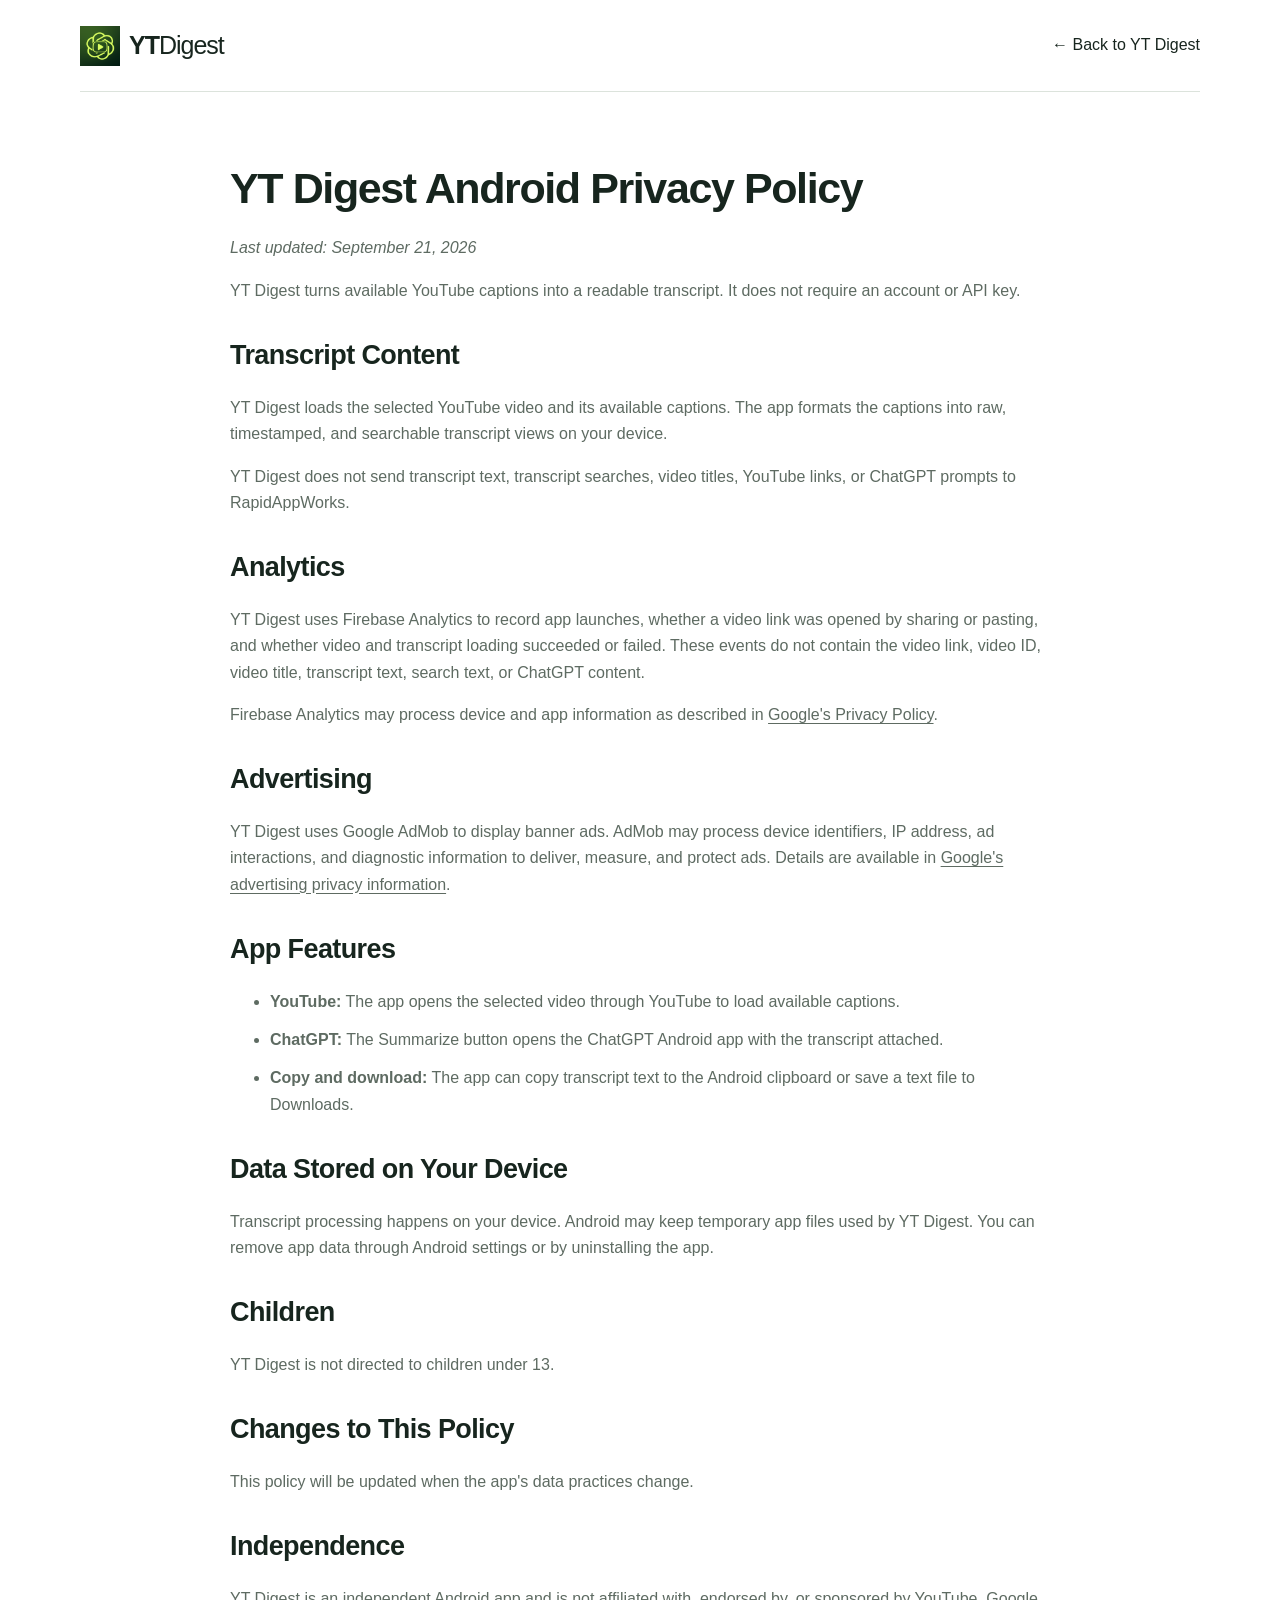
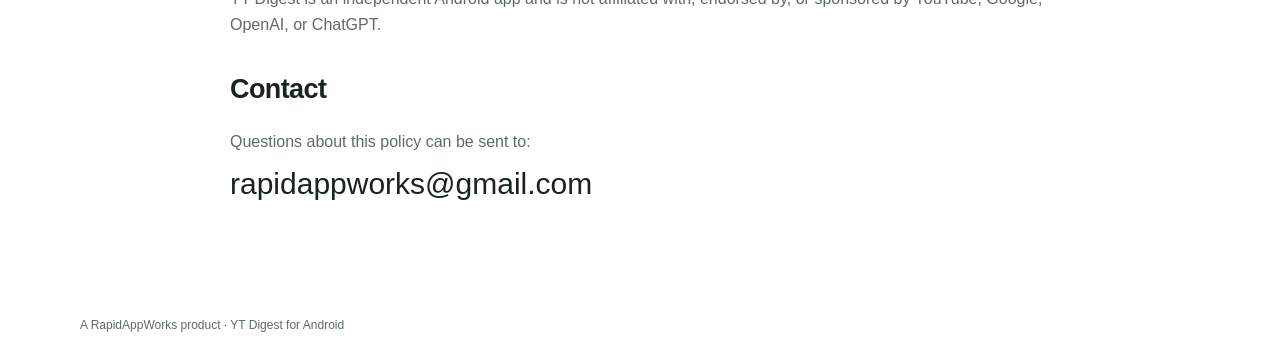
<file: yt-digest-android/privacy-policy/index.html>
<!doctype html>
<html lang="en">
<head>
  <meta charset="utf-8">
  <meta name="viewport" content="width=device-width,initial-scale=1">
  <title>YT Digest Android Privacy Policy | RapidAppWorks</title>
  <meta name="description" content="Privacy policy for YT Digest, the Android app for YouTube transcription to ChatGPT.">
  <meta name="robots" content="index,follow">
  <link rel="canonical" href="https://rapidappworks.com/yt-digest-android/privacy-policy/">
  <link rel="icon" href="../../assets/ytdigest-android/play-store-icon-512.png" type="image/png">
  <link rel="stylesheet" href="../../styles.css">
</head>
<body>
  <a class="skip" href="#main">Skip to content</a>
  <header class="header wrap"><a class="brand" href="../"><img src="../../assets/ytdigest-android/play-store-icon-512.png" width="40" height="40" alt=""><span>YT<b>Digest</b></span></a><a href="../">← Back to YT Digest</a></header>
  <main class="policy wrap" id="main">
    <h1>YT Digest Android Privacy Policy</h1>
    <p><em>Last updated: September 21, 2026</em></p>
    <p>YT Digest turns available YouTube captions into a readable transcript. It does not require an account or API key.</p>

    <h2>Transcript Content</h2>
    <p>YT Digest loads the selected YouTube video and its available captions. The app formats the captions into raw, timestamped, and searchable transcript views on your device.</p>
    <p>YT Digest does not send transcript text, transcript searches, video titles, YouTube links, or ChatGPT prompts to RapidAppWorks.</p>

    <h2>Analytics</h2>
    <p>YT Digest uses Firebase Analytics to record app launches, whether a video link was opened by sharing or pasting, and whether video and transcript loading succeeded or failed. These events do not contain the video link, video ID, video title, transcript text, search text, or ChatGPT content.</p>
    <p>Firebase Analytics may process device and app information as described in <a href="https://policies.google.com/privacy">Google's Privacy Policy</a>.</p>

    <h2>Advertising</h2>
    <p>YT Digest uses Google AdMob to display banner ads. AdMob may process device identifiers, IP address, ad interactions, and diagnostic information to deliver, measure, and protect ads. Details are available in <a href="https://policies.google.com/technologies/ads">Google's advertising privacy information</a>.</p>

    <h2>App Features</h2>
    <ul>
      <li><strong>YouTube:</strong> The app opens the selected video through YouTube to load available captions.</li>
      <li><strong>ChatGPT:</strong> The Summarize button opens the ChatGPT Android app with the transcript attached.</li>
      <li><strong>Copy and download:</strong> The app can copy transcript text to the Android clipboard or save a text file to Downloads.</li>
    </ul>

    <h2>Data Stored on Your Device</h2>
    <p>Transcript processing happens on your device. Android may keep temporary app files used by YT Digest. You can remove app data through Android settings or by uninstalling the app.</p>

    <h2>Children</h2>
    <p>YT Digest is not directed to children under 13.</p>

    <h2>Changes to This Policy</h2>
    <p>This policy will be updated when the app's data practices change.</p>

    <h2>Independence</h2>
    <p>YT Digest is an independent Android app and is not affiliated with, endorsed by, or sponsored by YouTube, Google, OpenAI, or ChatGPT.</p>

    <h2>Contact</h2>
    <p>Questions about this policy can be sent to:<br><img class="contact-email" src="../../assets/rapidappworks-email.svg" alt="Developer contact email" loading="lazy"></p>
  </main>
  <footer class="wrap"><p>A RapidAppWorks product · <a href="../">YT Digest for Android</a></p></footer>
</body>
</html>
</file>
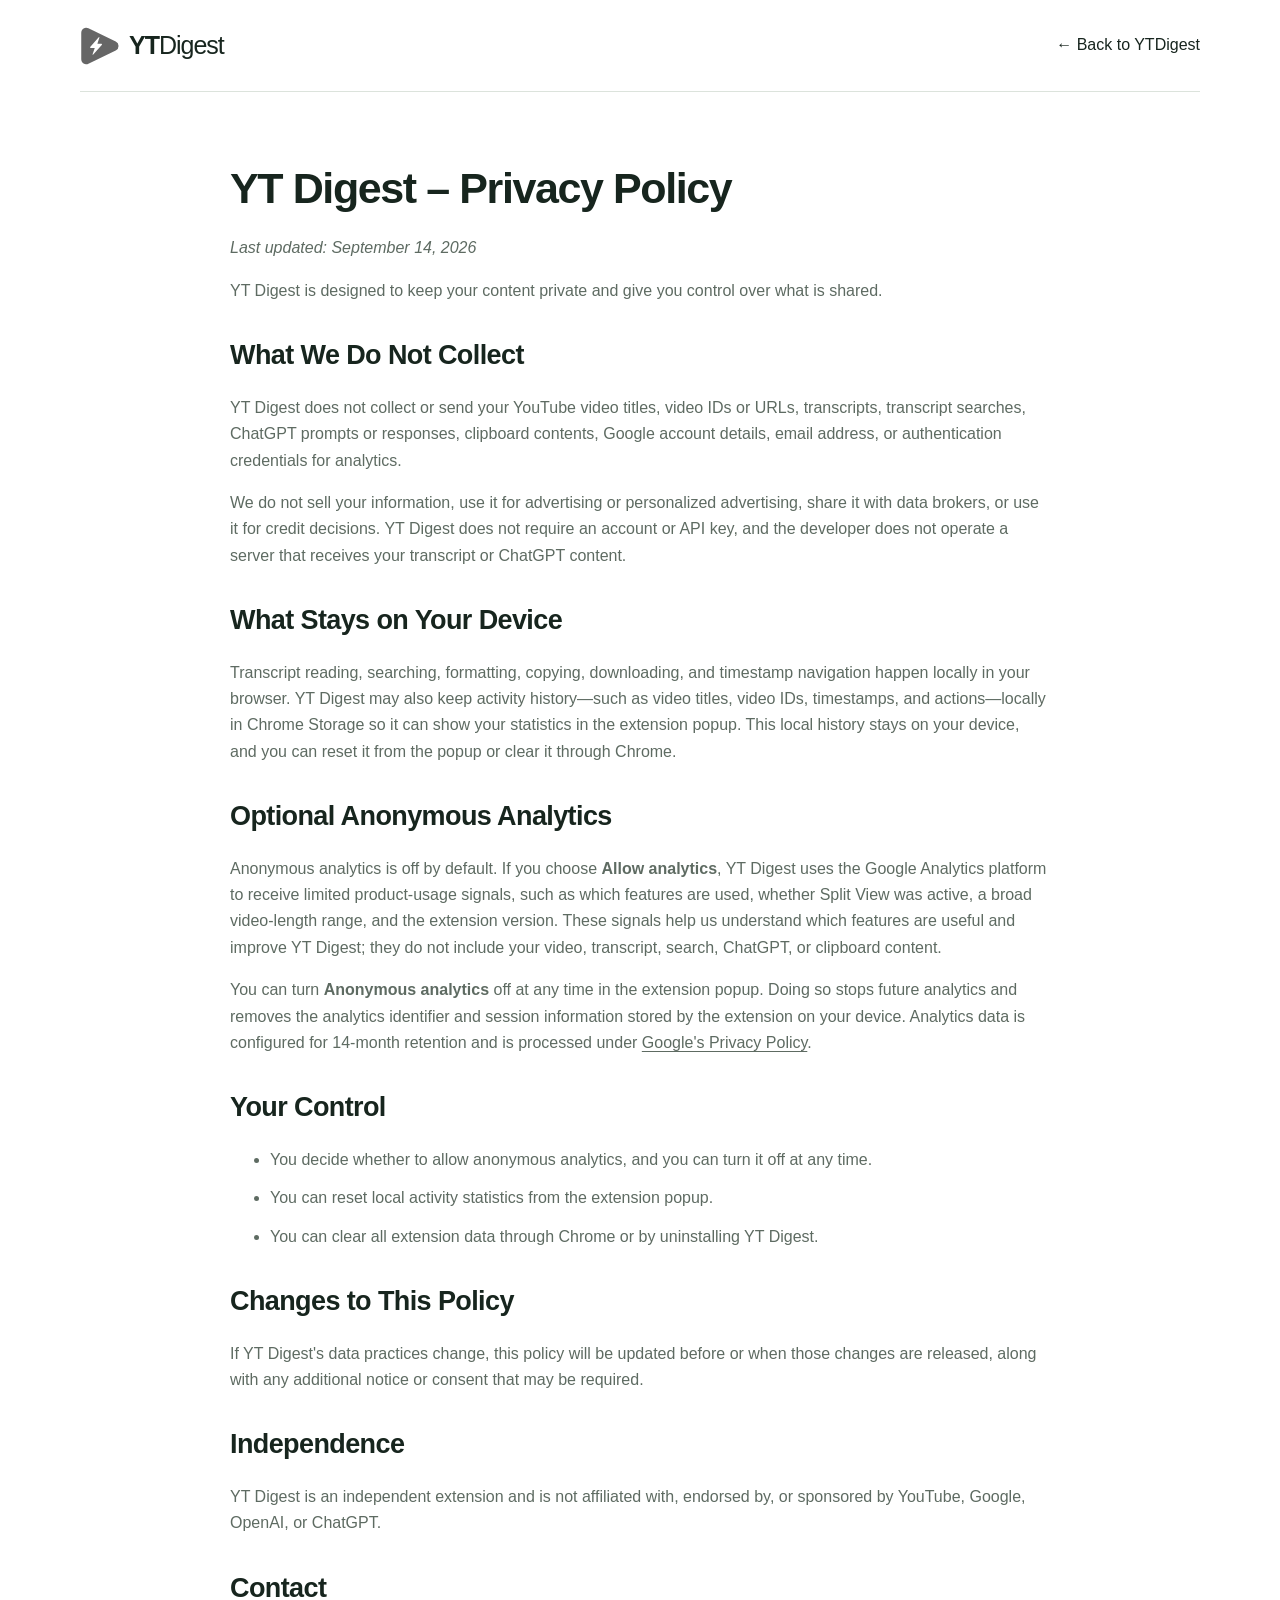
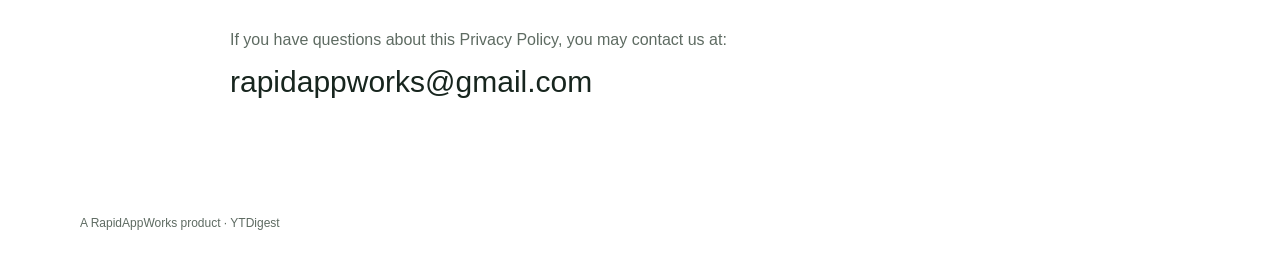
<file: yt-digest/privacy-policy/index.html>
<!doctype html>
<html lang="en">
<head>
  <!-- Google tag (gtag.js) -->
  <script async src="https://www.googletagmanager.com/gtag/js?id=G-VMC909K813"></script>
  <script>window.dataLayer=window.dataLayer||[];function gtag(){dataLayer.push(arguments);}gtag('js',new Date());gtag('config','G-VMC909K813');</script>
  <script defer src="../../analytics.js"></script>
  <meta charset="utf-8">
  <meta name="viewport" content="width=device-width,initial-scale=1">
  <title>YTDigest Privacy Policy | RapidAppWorks</title>
  <meta name="description" content="Learn how YTDigest keeps transcript content private and puts you in control of optional anonymous analytics.">
  <link rel="canonical" href="https://rapidappworks.com/yt-digest/privacy-policy/">
  <link rel="icon" type="image/svg+xml" href="../../assets/ytdigest-extension/logo.svg"><link rel="alternate icon" href="../../assets/ytdigest-extension/favicon.ico"><link rel="apple-touch-icon" href="../../assets/ytdigest-extension/apple-touch-icon.png">
  <link rel="stylesheet" href="../../styles.css">
</head>
<body>
  <a class="skip" href="#main">Skip to content</a>
  <header class="header wrap"><a class="brand" href="../"><img src="../../assets/ytdigest-extension/logo.svg" width="40" height="40" alt=""><span>YT<b>Digest</b></span></a><a href="../">← Back to YTDigest</a></header>
  <main class="policy wrap" id="main">
    <h1>YT Digest – Privacy Policy</h1>
    <p><em>Last updated: September 14, 2026</em></p>
    <p>YT Digest is designed to keep your content private and give you control over what is shared.</p>

    <h2>What We Do Not Collect</h2>
    <p>YT Digest does not collect or send your YouTube video titles, video IDs or URLs, transcripts, transcript searches, ChatGPT prompts or responses, clipboard contents, Google account details, email address, or authentication credentials for analytics.</p>
    <p>We do not sell your information, use it for advertising or personalized advertising, share it with data brokers, or use it for credit decisions. YT Digest does not require an account or API key, and the developer does not operate a server that receives your transcript or ChatGPT content.</p>

    <h2>What Stays on Your Device</h2>
    <p>Transcript reading, searching, formatting, copying, downloading, and timestamp navigation happen locally in your browser. YT Digest may also keep activity history—such as video titles, video IDs, timestamps, and actions—locally in Chrome Storage so it can show your statistics in the extension popup. This local history stays on your device, and you can reset it from the popup or clear it through Chrome.</p>

    <h2>Optional Anonymous Analytics</h2>
    <p>Anonymous analytics is off by default. If you choose <strong>Allow analytics</strong>, YT Digest uses the Google Analytics platform to receive limited product-usage signals, such as which features are used, whether Split View was active, a broad video-length range, and the extension version. These signals help us understand which features are useful and improve YT Digest; they do not include your video, transcript, search, ChatGPT, or clipboard content.</p>
    <p>You can turn <strong>Anonymous analytics</strong> off at any time in the extension popup. Doing so stops future analytics and removes the analytics identifier and session information stored by the extension on your device. Analytics data is configured for 14-month retention and is processed under <a href="https://policies.google.com/privacy">Google's Privacy Policy</a>.</p>

    <h2>Your Control</h2>
    <ul>
      <li>You decide whether to allow anonymous analytics, and you can turn it off at any time.</li>
      <li>You can reset local activity statistics from the extension popup.</li>
      <li>You can clear all extension data through Chrome or by uninstalling YT Digest.</li>
    </ul>

    <h2>Changes to This Policy</h2>
    <p>If YT Digest's data practices change, this policy will be updated before or when those changes are released, along with any additional notice or consent that may be required.</p>

    <h2>Independence</h2>
    <p>YT Digest is an independent extension and is not affiliated with, endorsed by, or sponsored by YouTube, Google, OpenAI, or ChatGPT.</p>

    <h2>Contact</h2>
    <p>If you have questions about this Privacy Policy, you may contact us at:<br><img class="contact-email" src="../../assets/rapidappworks-email.svg" alt="Developer contact email" loading="lazy"></p>
  </main>
  <footer class="wrap"><p>A RapidAppWorks product · <a href="../">YTDigest</a></p></footer>
</body>
</html>
</file>
<file: styles.css>
:root{color-scheme:light;--ink:#17251e;--muted:#5e6b62;--accent:#206441;--line:#dce3dc;--soft:#f3f6f0}*{box-sizing:border-box}html{scroll-behavior:smooth;scroll-padding-top:30px}body{margin:0;color:var(--ink);background:#fff;font-family:Arial,Helvetica,sans-serif;font-size:16px;line-height:1.65}a{color:inherit;text-decoration:none}a:focus-visible,summary:focus-visible{outline:3px solid #276ada;outline-offset:5px}svg{width:24px;height:24px;fill:none;stroke:currentColor;stroke-width:1.7;stroke-linecap:round;stroke-linejoin:round;flex-shrink:0}img{object-fit:contain}.wrap{width:min(1120px,calc(100% - 64px));margin-inline:auto}.header{height:92px;display:flex;align-items:center;justify-content:space-between;gap:24px;border-bottom:1px solid var(--line)}.brand{display:flex;align-items:center;gap:9px;font-size:25px;font-weight:800;letter-spacing:-1px}.brand b{font-weight:400}nav{display:flex;gap:30px;font-size:14px;font-weight:600}nav a:hover,.text-link:hover{color:var(--accent)}.install{display:inline-flex;align-items:center;justify-content:center;gap:12px;min-height:56px;padding:14px 22px;background:var(--accent);color:white;border-radius:8px;font-size:15px;font-weight:700;box-shadow:0 3px 0 #123d28;transition:background .2s,transform .2s}.install:hover{background:#174d32;transform:translateY(-2px)}.install>span{font-size:22px;line-height:1}.install.small{min-height:42px;font-size:14px;padding:9px 16px;box-shadow:none}.chrome{width:22px;height:22px}.hero{padding-top:57px;text-align:center}.eyebrow{font-size:12px;font-weight:700;letter-spacing:1.6px;margin:0;display:flex;align-items:center;gap:8px}.hero>.eyebrow{justify-content:center}.status-dot{width:7px;height:7px;border-radius:50%;background:#519969}h1{font-size:clamp(44px,5.6vw,72px);line-height:1.08;letter-spacing:-3.6px;margin:22px 0}h1>span{font-weight:500}em{font-family:Georgia,'Times New Roman',serif;font-weight:400;color:var(--accent)}.hero-copy{font-size:18px;color:var(--muted);max-width:640px;margin:0 auto;line-height:1.75}.hero-actions{display:flex;justify-content:center;align-items:center;gap:28px;margin-top:27px}.text-link{display:flex;gap:12px;align-items:center;font-size:14px;font-weight:600}.text-link span{font-size:22px}.assurances{display:flex;gap:23px;justify-content:center;color:#566d5b;font-size:13px;margin:23px 0 42px}.product-preview{max-width:980px;margin:0 auto;text-align:left;border:1px solid #d4ddd4;border-radius:13px;overflow:hidden;box-shadow:0 23px 65px #1b302410;background:#fff}.browser-bar{display:flex;align-items:center;justify-content:space-between;gap:12px;background:#f3f5f1;border-bottom:1px solid var(--line);padding:11px 19px;font-size:12px;color:#5d6b5e}.dots{letter-spacing:3px;color:#aeb9aa}.preview-label{font-size:12px;letter-spacing:1px}.preview-content{display:grid;grid-template-columns:1.05fr 1fr;gap:24px;padding:23px}.video-stage{background:#e0e9d2;padding:23px 25px 16px;border-radius:5px;color:#28412b}.video-tag{font-size:12px;font-weight:700;letter-spacing:1.8px}.video-stage>p{font-size:37px;letter-spacing:-1px;line-height:1.08;font-weight:800;margin:17px 0 25px}.video-stage i{font-family:Georgia,serif;font-weight:400}.video-bottom{display:flex;align-items:center;gap:11px;font-size:12px}.timeline{height:3px;flex:1;background:#839878}.video-side h3{font-size:15px;line-height:1.4;margin:13px 0 4px}.video-meta{font-size:12px;color:var(--muted);margin:0}.panel-heading{display:flex;justify-content:space-between;align-items:center;font-size:16px;font-weight:700}.panel-heading>span:first-child{display:flex;align-items:center;gap:5px}.pill{font-size:12px;font-weight:400;padding:3px 8px;border:1px solid var(--line);border-radius:4px}.search-preview{display:flex;align-items:center;gap:8px;padding:8px 10px;border:1px solid var(--line);border-radius:5px;font-size:12px;color:var(--muted);margin-top:14px}.search-preview svg{width:16px;height:16px}.transcript-lines p{display:flex;gap:12px;font-size:13px;line-height:1.6;padding:9px 8px;margin:3px 0}.time{color:var(--accent);font-variant-numeric:tabular-nums}.selected{background:#eff5e8;border-radius:5px}mark{background:#d5e7b8;color:inherit}.summary-preview{display:flex;justify-content:center;align-items:center;gap:8px;color:white;background:#263c2d;border-radius:5px;padding:9px;font-size:13px;font-weight:600;margin-top:12px}.summary-preview>span:first-child{font-size:20px}.insight-strip{display:flex;align-items:center;gap:13px;background:#f3f6ee;padding:17px 25px;border-top:1px solid var(--line)}.insight-icon{display:grid;place-items:center;background:#e2ead8;color:#476d38;width:39px;height:39px;border-radius:50%;font-size:27px}.insight-strip strong{font-size:14px}.insight-strip p{margin:0;color:var(--muted);font-size:12px}.strip-arrow{margin-left:auto;font-size:25px;color:#617453}figcaption{font-size:12px;color:#64735e;padding:7px 15px;text-align:center}.use-cases{display:flex;align-items:center;justify-content:space-between;gap:25px;padding:31px 0;border-bottom:1px solid var(--line);margin-top:29px}.use-cases>span{font-size:12px;font-weight:700;letter-spacing:1.2px}.use-cases p{font-size:18px;margin:0;color:#5e6d59}.use-cases p span{padding:0 9px;color:#a2af9a}.section{padding-top:85px;padding-bottom:85px}h2{font-size:clamp(34px,4vw,48px);line-height:1.13;letter-spacing:-1.8px;margin:17px 0 24px}.section-heading{display:flex;align-items:flex-end;justify-content:space-between;gap:50px;margin-bottom:28px}.section-heading>p{max-width:350px;color:var(--muted);margin-bottom:27px}.feature-grid{display:grid;grid-template-columns:repeat(4,1fr);gap:16px}.feature{padding:24px 21px;background:#f8faf5;border:1px solid var(--line);border-radius:10px}.feature.highlight{background:#eaf2e2;border-color:#ccddbe}.feature-top{display:flex;align-items:center;justify-content:space-between;margin-bottom:37px;color:var(--accent)}.feature-top>span{font-size:12px;color:#718069}.feature-label{font-size:12px!important;letter-spacing:.7px;font-weight:700;color:#58734b!important}.feature h3{font-size:21px;line-height:1.25;letter-spacing:-.6px;margin:10px 0 12px}.feature p{font-size:16px;color:var(--muted);line-height:1.75}.how{background:var(--soft);border-block:1px solid var(--line)}.steps{display:grid;grid-template-columns:repeat(3,1fr);gap:46px;margin:38px 0}.step-number{display:block;font-size:14px;font-weight:700;color:var(--accent);border-bottom:1px solid #cfdac8;padding-bottom:14px}.steps h3{font-size:21px;letter-spacing:-.5px;margin:21px 0 8px}.steps p{font-size:16px;color:var(--muted);margin:0}.faq{display:grid;grid-template-columns:.9fr 1.1fr;gap:70px}.answers details{border-bottom:1px solid var(--line);padding:20px 0}.answers details:first-child{padding-top:0}summary{cursor:pointer;list-style:none;font-size:17px;font-weight:600;display:flex;justify-content:space-between;gap:20px;align-items:baseline}summary::-webkit-details-marker{display:none}summary::after{content:'+';font-size:22px;font-weight:400;color:var(--accent)}details[open] summary::after{content:'−'}.answers p{font-size:16px;color:var(--muted);line-height:1.75;margin:12px 0 0}.answers a{text-decoration:underline;text-underline-offset:3px}.final-cta{background:#21352a;border-radius:15px;color:#fff;text-align:center;padding:53px 24px;margin-bottom:60px}.final-cta .eyebrow{justify-content:center;color:#c2d0b7}.final-cta h2{font-size:49px;margin:20px 0 27px}.final-cta em{color:#c8e2a5}.final-cta .install{background:#d5e9bd;color:#243e2d;box-shadow:0 3px 0 #94ae7b}.final-cta .install:hover{background:#e3f2d1}.cta-note{font-size:13px;color:#c2d0b7;margin-top:19px}footer{display:flex;flex-wrap:wrap;justify-content:space-between;gap:25px;padding-bottom:28px}.footer-brand{display:flex;align-items:center;gap:16px}.footer-brand .brand{font-size:22px}.footer-brand>span{font-size:12px;color:var(--muted)}.footer-links{display:flex;gap:25px;align-items:center;font-size:14px}footer>p{width:100%;font-size:12px;color:var(--muted);margin:0}.skip{position:absolute;top:-100px;left:20px;z-index:5;background:white;padding:10px}.skip:focus{top:10px}@media(min-width:1400px){.hero{padding-top:72px}}@media(max-width:900px){.feature-grid{grid-template-columns:1fr 1fr}.use-cases{flex-direction:column;gap:12px}.faq{gap:35px}.steps{gap:25px}nav{gap:18px}.video-stage>p{font-size:30px}}@media(max-width:650px){.wrap{width:calc(100% - 36px)}.header{height:76px;gap:12px}.header nav{display:none}.brand{font-size:23px}.header .install{font-size:13px;padding:9px 12px;gap:7px}.hero{padding-top:40px}h1{font-size:44px;letter-spacing:-2px}.hero>.eyebrow{font-size:10px;letter-spacing:1px}.hero-copy{font-size:16px}.desktop-break{display:none}.hero-actions{flex-direction:column;gap:20px}.assurances{gap:12px;font-size:12px;margin-bottom:30px}.preview-content{grid-template-columns:1fr;padding:16px;gap:21px}.video-stage>p{font-size:35px}.preview-label{display:none}.transcript-lines p{font-size:14px}.use-cases{margin-top:18px;padding:25px 0;gap:10px;text-align:center}.use-cases>span{font-size:11px}.use-cases p{font-size:15px}.use-cases p span{padding:0 4px}.section{padding-block:55px}.section-heading{display:block;margin-bottom:23px}.section-heading>p{max-width:none}.feature-grid{gap:12px}.feature{padding:19px 16px}.feature-top{margin-bottom:27px}.feature h3{font-size:21px}.feature-label{font-size:10px!important}.feature p{font-size:15px}.steps{grid-template-columns:1fr;gap:25px}.step-number{padding-bottom:8px}.steps h3{margin-top:13px}.faq{grid-template-columns:1fr;gap:18px}.final-cta{padding:40px 17px;margin-bottom:38px}.final-cta h2{font-size:36px}.final-cta .eyebrow{font-size:10px;letter-spacing:1px}.install{padding:14px 16px;font-size:14px;gap:9px}.footer-brand{flex-wrap:wrap;gap:12px}footer{gap:20px}.eyebrow{font-size:11px}.insight-strip{padding:14px 16px}.strip-arrow{display:none}}@media(max-width:380px){.feature-grid{grid-template-columns:1fr}.assurances{flex-wrap:wrap}.install{font-size:12px}h1{font-size:39px}}@media(prefers-reduced-motion:reduce){html{scroll-behavior:auto}.install{transition:none}}
/* Product screenshots and feature walkthroughs */
.real-hero{max-width:940px;margin:0 auto;border:1px solid var(--line);border-radius:14px;overflow:hidden;background:#fff;box-shadow:0 20px 65px #17332310}.real-hero>img{display:block;width:100%;height:auto}.feature-row{display:grid;grid-template-columns:1.15fr 1fr;gap:64px;align-items:center;padding:52px 0;border-bottom:1px solid var(--line)}.feature-row.reverse .feature-media{order:2}.feature-row.reverse .feature-explanation{order:1}.feature-row.reverse{grid-template-columns:1fr 1.15fr}.feature-explanation h3{font-size:34px;line-height:1.15;letter-spacing:-1px;margin:17px 0}.feature-explanation p,.feature-explanation li{font-size:16px;color:var(--muted)}.feature-explanation strong{color:var(--ink)}.feature-explanation ul{padding-left:20px}.feature-explanation li{margin:10px 0}.feature-explanation li::marker{color:var(--accent)}.feature-media{min-width:0;background:#f0f5eb;border:1px solid #d7e4cf;border-radius:15px;padding:18px}.feature-media figure{margin:0;min-width:0}.feature-media figcaption{font-size:14px;line-height:1.5;padding:16px 4px 3px;text-align:left}.shot-gallery{display:flex;overflow-x:auto;scroll-snap-type:x mandatory;gap:20px;scrollbar-color:#74936b #e0e9da;scrollbar-width:thin;padding-bottom:12px}.shot-gallery>figure{flex:0 0 100%;scroll-snap-align:start}.gallery-hint{font-size:13px;color:#557447;margin:8px 0 0}.capture{position:relative;overflow:hidden;border-radius:8px;background:white;border:1px solid #dce3dc}.capture img{display:block;max-width:none;width:100%;height:auto}.button-capture{aspect-ratio:520/178}.button-capture img{width:137.31%;transform:translate(-26.2%,-23.5%)}.raw-capture{aspect-ratio:520/630}.raw-capture img{width:182.3%;transform:translate(-43.78%,-5.48%)}.search-capture{aspect-ratio:520/650}.search-capture img{width:129.04%;transform:translate(-21.46%,-3.95%)}.timestamp-capture{aspect-ratio:520/650}.timestamp-capture img{width:133.46%;transform:translate(-24.49%,-10%)}.export-capture{aspect-ratio:520/170}.export-capture img{width:182.3%;transform:translate(-43.78%,-5.48%)}.export-capture::after{content:'';position:absolute;right:2.2%;top:7%;width:16%;height:24%;border:2px solid #206441;border-radius:6px;pointer-events:none}.chat-capture img{width:100%}.control-key{display:flex;gap:22px;margin-top:17px;font-size:14px}.control-key b{display:inline-grid;place-items:center;width:23px;height:23px;border-radius:50%;background:#206441;color:white;margin-right:5px}.segment-note{padding:26px 30px;border-radius:10px;background:var(--soft);margin-top:35px}.segment-note h3{font-size:22px;margin:0 0 8px}.segment-note p{margin:0;color:var(--muted)}.policy{max-width:820px;padding-block:50px 80px}.policy h1{font-size:43px;letter-spacing:-1.4px;line-height:1.15}.policy h2{font-size:27px;letter-spacing:-.6px;margin-top:36px}.policy p,.policy li{font-size:16px;color:var(--muted)}.policy li{margin-bottom:12px}.policy a{text-decoration:underline;text-underline-offset:3px}.policy .contact-email{max-width:100%;height:auto}.policy em{font-family:inherit;color:var(--muted)}@media(max-width:800px){.feature-row,.feature-row.reverse{grid-template-columns:1fr;gap:25px;padding:35px 0}.feature-row.reverse .feature-media,.feature-row.reverse .feature-explanation{order:initial}.feature-explanation h3{font-size:29px}.feature-media{max-width:570px;width:100%;margin:auto}.feature-row .feature-explanation{grid-row:1}.policy h1{font-size:35px}.real-hero{margin-top:10px}}@media(prefers-reduced-motion:no-preference){.shot-gallery{scroll-behavior:smooth}}
.button-capture img,.raw-capture img,.search-capture img,.timestamp-capture img,.export-capture img{position:absolute;top:0;left:0}.shot-gallery:focus-visible{outline:3px solid #206441;outline-offset:4px}
.shot-carousel{min-width:0;padding-bottom:54px}.shot-carousel .splide__slide figure{margin:0}.shot-carousel .splide__arrow{position:absolute;bottom:0;display:grid;place-items:center;width:38px;height:38px;padding:0;border:1px solid #c8d6c2;border-radius:50%;background:#fff;color:var(--accent);cursor:pointer;transition:background .2s,color .2s,transform .2s}.shot-carousel .splide__arrow svg{width:17px;height:17px;fill:currentColor;stroke:none}.shot-carousel .splide__arrow--prev{left:calc(50% - 78px)}.shot-carousel .splide__arrow--next{right:calc(50% - 78px)}.shot-carousel .splide__arrow:hover{background:var(--accent);color:#fff;transform:translateY(-1px)}.shot-carousel .splide__arrow:focus-visible,.shot-carousel .splide__pagination__page:focus-visible{outline:3px solid #276ada;outline-offset:3px}.shot-carousel .splide__pagination{position:absolute;left:50%;bottom:14px;display:flex;gap:8px;margin:0;padding:0;transform:translateX(-50%)}.shot-carousel .splide__pagination li{display:flex}.shot-carousel .splide__pagination__page{width:9px;height:9px;padding:0;border:0;border-radius:50%;background:#bdcbb8;cursor:pointer}.shot-carousel .splide__pagination__page.is-active{width:24px;border-radius:8px;background:var(--accent)}
.shot-carousel .splide__arrow--prev svg{transform:rotate(180deg)}
.transcript-sequence{display:grid;gap:20px}.button-capture{aspect-ratio:520/130}.raw-capture{aspect-ratio:520/460}.shot-gallery{align-items:flex-start}
/* Official Chrome Web Store badge: unchanged artwork and original aspect ratio. */
.external-link{display:inline-flex;align-items:center;gap:7px;font-weight:600}.external-link svg{width:18px;height:18px;stroke-width:2}.external-link:hover{color:var(--accent)}
.store-badge{display:inline-block;flex-shrink:0;line-height:0;margin:8px;vertical-align:middle}.store-badge img{display:block;width:248px;height:auto;max-width:100%}.header .store-badge img{width:180px}.final-cta .store-badge{margin:8px 16px}.hero-actions .store-badge{margin:8px 0}@media(max-width:650px){.header .store-badge{margin:8px 0 8px 12px}.header .store-badge img{width:155px}.header{min-height:82px;height:auto}.header .brand{font-size:21px}.header .brand img{width:32px;height:32px}}@media(max-width:360px){.header{flex-wrap:wrap;justify-content:center;padding:12px 0}.header .store-badge img{width:180px}}
</file>
<file: home.css>
@import url('https://fonts.googleapis.com/css2?family=DM+Sans:wght@400;500;550;600;650;700&display=swap');
:root{--ink:#1b2940;--muted:#617183;--accent:#658548;--line:#ffffffa0}*{box-sizing:border-box}body{margin:0;min-height:100vh;font-family:'DM Sans',system-ui,sans-serif;color:var(--ink);background:#f0f4e9;isolation:isolate}body::before{content:'';position:fixed;inset:-15%;z-index:-1;pointer-events:none;background:radial-gradient(ellipse 42% 45% at 14% 20%,#cce5a5aa,transparent 80%),radial-gradient(ellipse 40% 40% at 86% 35%,#dcebc0aa,transparent 80%),radial-gradient(ellipse 40% 40% at 50% 90%,#bddca377,transparent 80%)}.wrap{width:min(1120px,calc(100% - 64px));margin-inline:auto}.home-header{margin-top:22px;height:72px;padding:0 25px;border:1px solid #ffffffc7;border-radius:24px;background:#ffffff60;backdrop-filter:blur(24px) saturate(150%);box-shadow:inset 0 1px 0 #fff,0 8px 30px #546b9008;font-size:21px;font-weight:600}.home-brand{letter-spacing:-.8px}.home-hero{padding:85px 15px 70px;grid-template-columns:1.4fr 1fr;gap:65px}.home-hero .eyebrow{display:inline-block;border:1px solid #ffffffd0;border-radius:24px;background:#ffffff65;padding:7px 12px;font-size:10px;letter-spacing:1px;font-weight:500;color:#6c8756}.home-hero h1{font-size:clamp(46px,5.8vw,78px);font-weight:550;line-height:1.05;letter-spacing:-3.5px;margin:22px 0}.home-hero p{font-size:19px;line-height:1.7;color:#637483}.home-logo{max-width:285px;padding:35px;border-radius:45px;border:1px solid #ffffffc0;background:#ffffff38;box-shadow:inset 0 1px 0 #fff,0 20px 70px #7189570c;backdrop-filter:blur(14px)}#apps{font-size:10px;font-weight:500;letter-spacing:1.7px;color:#6b8257;margin-left:15px}.app-card{position:relative;padding:30px;border:1px solid #ffffffc9;border-radius:23px;background:linear-gradient(130deg,#ffffff8f,#ffffff40);backdrop-filter:blur(20px);box-shadow:inset 0 1px 0 #fff,0 10px 30px #40558108;margin-bottom:22px;gap:25px;transition:transform .25s,box-shadow .25s}.app-card:hover{transform:translateY(-3px);box-shadow:inset 0 1px 0 #fff,0 16px 40px #40558110}.app-card>img{width:65px;height:65px;object-fit:contain;border-radius:14px}.app-card h2{font-size:24px;letter-spacing:-.6px;font-weight:550;margin:0 0 10px}.app-card p{font-size:16px;line-height:1.65;color:#657383;max-width:475px}.app-card .install{display:inline-flex;align-items:center;gap:12px;padding:13px 17px;border:1px solid #ffffffb0;border-radius:24px;background:#ffffff65;color:#59784c;box-shadow:inset 0 1px 0 #fff;font-size:12px;text-decoration:none}.install svg{width:16px;height:16px}footer.wrap{margin-top:55px;border-top:1px solid #ffffffa0;padding:25px 15px;font-size:12px;color:#708267}.home-footer-brand img{width:22px;height:22px}@media(max-width:700px){.wrap{width:calc(100% - 32px)}.home-header{height:64px;margin-top:14px;padding:0 18px;font-size:19px}.home-hero{padding:45px 8px 35px;grid-template-columns:1fr;gap:25px}.home-logo{grid-row:auto;max-width:170px;padding:20px;border-radius:28px}.home-hero h1{font-size:48px;letter-spacing:-2.5px}.home-hero p{font-size:17px}.app-card{padding:24px;flex-wrap:wrap;gap:18px}.app-card>img{width:50px;height:50px}.app-card h2{font-size:22px}.app-card p{font-size:16px}.app-card .install{margin:0}.home-hero .eyebrow{font-size:9px}}
@media(prefers-reduced-motion:no-preference){main{animation:enter .65s ease-out both}@keyframes enter{from{opacity:0;transform:translateY(15px)}to{opacity:1;transform:translateY(0)}}}
.cursor-blob{position:fixed;top:0;left:0;width:250px;height:230px;pointer-events:none;z-index:-1;opacity:0;background:radial-gradient(ellipse at center,#345a2a26 0%,#496c3520 35%,#5b783710 58%,transparent 74%);filter:blur(12px);border-radius:44% 56% 62% 38% / 53% 40% 60% 47%;transition:opacity .35s;will-change:transform;animation:cursor-morph 7s ease-in-out infinite alternate}.cursor-blob.visible{opacity:1}@keyframes cursor-morph{to{border-radius:63% 37% 42% 58% / 36% 63% 37% 64%;scale:1.08 .95}}@media(pointer:coarse),(prefers-reduced-motion:reduce){.cursor-blob{display:none}}
</file>
<file: yt-digest-android/page.css>
:root{--android-ink:#06271c;--android-green:#0c3d25;--android-lime:#d9ff55;--android-soft:#f3f7ef}
body{color:var(--android-ink)}
.android-header{min-height:88px;display:flex;align-items:center;justify-content:space-between;gap:24px;border-bottom:1px solid var(--line)}
.android-brand{display:flex;align-items:center;gap:10px;font-size:24px;font-weight:800;letter-spacing:-1px}.android-brand img{border-radius:10px}.android-brand strong{font-weight:500}.android-brand small{margin-left:2px;padding:3px 7px;border:1px solid #a8b9aa;border-radius:999px;font-size:9px;letter-spacing:.8px;text-transform:uppercase}
.play-badge{display:inline-block;line-height:0}.play-badge img{display:block;width:204px;height:auto}.play-badge.compact img{width:170px}
.android-page{overflow:hidden}.android-hero{display:grid;grid-template-columns:1.15fr .75fr;align-items:center;gap:78px;padding-block:88px 72px}.kicker{color:#35713f;font-size:11px!important;font-weight:800;letter-spacing:1.8px;text-transform:uppercase}.android-hero h1{font-size:clamp(48px,6vw,76px);line-height:1.02;letter-spacing:-3.8px;margin:18px 0 26px}.android-hero h1 em{color:#34752b}.lead{max-width:660px;color:var(--muted);font-size:19px;line-height:1.75}.android-hero .play-badge{margin-top:10px}.microcopy{margin:12px 0 0;color:#6b796e;font-size:12px}.app-mark{display:grid;place-items:center;position:relative}.app-mark::before{content:"";position:absolute;width:128%;aspect-ratio:1;border-radius:50%;background:radial-gradient(circle,#d9ff5560 0,#d9ff5514 45%,transparent 70%)}.app-mark img{position:relative;width:min(100%,360px);border-radius:22%;box-shadow:0 28px 70px #06271c38}
.feature-art{padding-bottom:82px}.feature-art img{display:block;width:100%;border-radius:18px;box-shadow:0 28px 70px #06271c1f;background:#06271c}
.android-section{padding-block:78px}.android-section h2,.privacy-callout h2,.android-final h2{font-size:clamp(34px,4.5vw,52px);line-height:1.1;letter-spacing:-2px;margin:13px 0 24px}.steps-android{display:grid;grid-template-columns:repeat(3,1fr);gap:22px;margin-top:36px}.steps-android article{padding:28px;border:1px solid #cad8ca;border-radius:14px;background:#fbfdf9}.steps-android span{color:#3d793d;font-size:12px;font-weight:800}.steps-android h3{font-size:22px;margin:22px 0 10px}.steps-android p{color:var(--muted);line-height:1.7;margin:0}
.search-summary{padding-top:10px;max-width:880px}.search-summary>p:not(.kicker){color:var(--muted);font-size:18px;line-height:1.8;max-width:820px}
.feature-section{background:var(--android-ink);color:white}.section-intro{max-width:770px}.feature-section .kicker{color:var(--android-lime)}.section-intro>p:last-child{color:#c5d3ca;font-size:18px;line-height:1.75}.phone-grid{display:grid;grid-template-columns:repeat(3,1fr);gap:24px;margin-top:44px}.phone-grid figure{margin:0;padding:15px;background:#103a2c;border:1px solid #2a5948;border-radius:18px}.phone-grid img{display:block;width:100%;border-radius:10px}.phone-grid figcaption{color:#d8e4dc;padding:14px 4px 2px;text-align:left;font-size:14px}
.privacy-callout{display:flex;align-items:center;justify-content:space-between;gap:50px;margin-block:82px;padding:42px 46px;border:1px solid #cbd9c9;border-radius:18px;background:var(--android-soft)}.privacy-callout>div{max-width:730px}.privacy-callout h2{font-size:36px;margin-bottom:14px}.privacy-callout p{color:var(--muted);margin-bottom:0}.privacy-callout a{flex-shrink:0;padding:14px 18px;border-radius:8px;background:var(--android-green);color:white;font-weight:700}.privacy-callout a span{margin-left:8px}
.android-final{margin-bottom:64px;padding:58px 28px;border-radius:20px;background:linear-gradient(135deg,#06271c,#124529);color:white;text-align:center}.android-final>img{border-radius:20px}.android-final .kicker{color:var(--android-lime);margin-top:18px}.android-final h2{max-width:720px;margin-inline:auto}.android-final .microcopy{color:#c4d3c8}.android-footer{padding-top:28px;border-top:1px solid var(--line)}.android-footer .android-brand{font-size:20px}
.policy-note{padding:18px 20px;border-left:3px solid #3e7f43;background:var(--android-soft);border-radius:0 10px 10px 0}.policy-meta{display:flex;gap:12px;flex-wrap:wrap;margin:20px 0 30px}.policy-meta span{padding:5px 10px;border:1px solid var(--line);border-radius:999px;color:var(--muted);font-size:12px}
@media(max-width:850px){.android-header nav{display:none}.android-hero{grid-template-columns:1fr;gap:48px;text-align:center;padding-top:62px}.lead{margin-inline:auto}.app-mark img{width:270px}.steps-android{grid-template-columns:1fr}.phone-grid{gap:12px}.privacy-callout{align-items:flex-start;flex-direction:column}.privacy-callout a{align-self:flex-start}}
@media(max-width:650px){.android-header{min-height:78px}.android-header .play-badge.compact{display:none}.android-brand{font-size:21px}.android-hero{padding-block:46px 52px}.android-hero h1{font-size:44px;letter-spacing:-2.2px}.lead{font-size:16px}.feature-art{padding-bottom:46px}.android-section{padding-block:52px}.phone-grid{grid-template-columns:1fr;max-width:430px;margin-inline:auto;margin-top:32px}.privacy-callout{margin-block:48px;padding:28px 24px}.privacy-callout h2{font-size:30px}.android-final{margin-bottom:38px;padding:40px 20px}.android-final h2{font-size:34px}.play-badge img{width:190px}}
</file>
<file: yt-digest/story.css>
:root{--paper:#f7f6f0;--ink:#19372b;--muted:#657168;--green:#2e9d60;--line:#dfe3d9}*{box-sizing:border-box}html{scroll-behavior:smooth;scroll-padding-top:100px}body{margin:0;background:var(--paper);color:var(--ink);font-family:Arial,Helvetica,sans-serif}a{color:inherit}button,a{-webkit-tap-highlight-color:transparent}button{font:inherit;cursor:pointer}a:focus-visible,button:focus-visible{outline:3px solid #25844f;outline-offset:5px}.skip{position:fixed;left:20px;top:-80px;z-index:100}.skip:focus{top:90px}header{height:80px;position:fixed;inset:0 0 auto;z-index:20;display:flex;align-items:center;justify-content:space-between;padding:0 4vw;background:#f7f6f0ed;backdrop-filter:blur(16px);border-bottom:1px solid var(--line)}.brand{display:flex;align-items:center;gap:10px;text-decoration:none;font-size:20px;font-weight:700;letter-spacing:-.7px}.nav-note{font-size:11px;letter-spacing:2px;text-transform:uppercase;color:var(--muted)}.store img{display:block;width:174px;height:auto}.intro{padding:150px 24px 65px;text-align:center}.eyebrow{display:block;font-size:10px;font-weight:700;letter-spacing:2px;color:var(--green);line-height:1.7}h1{font-size:clamp(45px,5.8vw,84px);letter-spacing:-4px;line-height:1.04;font-weight:600;margin:25px 0}em{font-family:Georgia,serif;font-weight:400;color:var(--green)}.intro p{font-size:18px;line-height:1.65;color:var(--muted)}.scroll-link{display:inline-flex;gap:30px;align-items:center;font-size:12px;text-decoration:none;margin-top:20px}.scroll-link span{font-size:22px}.journey-layout{max-width:1560px;margin:auto;padding:0 5vw;display:grid;grid-template-columns:32% 64%;gap:4%}.chapters section{min-height:100vh;display:flex;flex-direction:column;justify-content:center;padding:85px 0;scroll-margin-top:80px}.chapters section:nth-child(4){min-height:125vh}h2{font-size:clamp(36px,3.6vw,55px);line-height:1.06;letter-spacing:-2px;font-weight:600;margin:22px 0}.chapters p{font-size:17px;line-height:1.65;color:var(--muted);margin:0 0 18px}.chapters p.strong{color:var(--ink);font-size:21px;font-weight:600}small{font-size:11px;line-height:1.6;color:var(--muted)}.chapter-tag{font-size:12px;margin-top:20px;padding-top:20px;border-top:1px solid var(--line);color:var(--green)}.stage-wrap{position:sticky;top:110px;align-self:start;padding-top:40px}.stage{background:white;border:1px solid #d2d9cc;border-radius:15px;overflow:hidden;box-shadow:0 25px 70px #243c2512;transform-origin:center}.browser-bar{height:40px;background:#eeeee7;display:flex;align-items:center;gap:15px;padding:0 16px;font-size:9px;color:#727c71}.browser-bar>span:first-of-type{flex:1;background:#fafaf7;border-radius:5px;padding:6px 10px}.dots{display:flex;gap:5px}.dots i{width:6px;height:6px;border-radius:100%;background:#b8c1b4}.browser-content{position:relative;display:flex;height:430px;overflow:hidden;background:#fff}.video-pane{width:100%;position:relative;flex-shrink:0;overflow:hidden}.video-pane>img{width:100%;height:100%;object-fit:cover;object-position:top left}.time-marker{position:absolute;bottom:0;left:0;right:0;padding:15px;background:#18362bf2;color:white;font-size:11px;display:flex;justify-content:space-around;gap:12px}.time-marker span{color:#81d4a0}.chat-pane{width:0;opacity:0;flex-shrink:0;background:#fafcfa;overflow:hidden;border-left:1px solid #d9e2d7}.chat-title{height:35px;display:flex;justify-content:space-between;padding:10px 12px;font-size:10px;font-weight:600;border-bottom:1px solid var(--line)}.chat-title span{font-size:8px;font-weight:400;color:var(--muted)}.chat-body{position:relative;height:calc(100% - 35px);overflow:hidden}.prepared,.summary,.poster-scene,.answer-scene{position:absolute;inset:0;padding:20px;opacity:0;visibility:hidden}.file{padding:12px;border:1px solid var(--line);border-radius:8px;background:white;font-size:12px}.file span{display:block;font-size:9px;margin-top:6px;color:var(--muted)}.transcript-lines{font-size:10px;line-height:1.8;color:#879286;margin:15px 0}.question,.poster-request{padding:15px;border-radius:16px;background:#e8f1ec;font-size:12px;line-height:1.55}#send{float:right;margin-top:12px;border:0;border-radius:50%;width:36px;height:36px;color:white;background:var(--green);font-size:22px}.summary h3{font-size:23px;letter-spacing:-.8px}.summary p{font-size:12px;line-height:1.8}.poster-scene{padding:12px;display:flex;flex-direction:column;align-items:center;gap:10px}.poster-request{font-size:10px;padding:10px;align-self:stretch}.poster-scene img{height:270px;max-width:100%;object-fit:contain}.poster-scene small{font-size:8px}.answer-scene{padding:0}.answer-scene>img{width:100%;height:100%;object-fit:cover;object-position:top}.jump{position:absolute;bottom:12px;left:10px;right:10px;background:var(--green);color:white;padding:12px;border:0;border-radius:8px;font-weight:700;text-align:left}.jump span{float:right;font-size:9px;font-weight:400}.stage-caption{display:flex;justify-content:space-between;padding:17px 18px;font-size:11px;color:var(--muted)}#step{font-size:9px;letter-spacing:2px;color:var(--green);white-space:nowrap}.progress{height:2px;background:#dce4d6;margin:22px 3px 0}.progress div{width:0;height:100%;background:var(--green)}.capture-note{font-size:9px;color:#87917f;text-align:center;line-height:1.6}.prompts{display:grid;gap:8px;margin:8px 0 20px}.prompts div{padding:12px 15px;background:#eff0e8;border-left:2px solid #c3d6ba;font-size:12px;line-height:1.55}.install{display:inline-flex;justify-content:space-between;gap:40px;align-items:center;align-self:flex-start;background:var(--green);color:white;text-decoration:none;border-radius:7px;padding:17px 24px;font-size:14px;margin-top:15px}.closing{text-align:center;padding:95px 20px 110px;border-top:1px solid var(--line)}.closing p{font:italic 38px Georgia,serif;margin:20px 0}footer{display:flex;flex-wrap:wrap;gap:25px;padding:30px 5vw;border-top:1px solid var(--line);font-size:11px;color:var(--muted)}footer small{width:100%;font-size:10px}.jump-mobile{display:none}.static .stage-wrap{position:relative;top:auto}.static .journey-layout{display:block}.static .chapters section{min-height:auto;padding:50px 0}.static .stage-wrap{max-width:850px;margin:auto}.static .browser-content{height:440px}
@media(min-width:1500px){.browser-content{height:510px}}@media(max-width:850px){header{height:70px;padding:0 20px}.nav-note{display:none}.store img{width:140px}.brand{font-size:17px}.intro{padding-top:125px}h1{letter-spacing:-2px}.intro p{font-size:15px}.journey-layout{display:flex;flex-direction:column;padding:0 24px}.stage-wrap{order:-1;top:70px;padding-top:15px;z-index:5;background:var(--paper);margin-bottom:20px}.browser-content{height:240px}.browser-bar{height:30px;font-size:7px;padding:0 10px}.stage-caption{font-size:9px;padding:10px}.capture-note{font-size:7px;margin:8px 0}.progress{margin-top:10px}.chapters section{min-height:85vh;padding:330px 0 40px}.chapters section:nth-child(4){min-height:110vh}.chapters h2{font-size:42px}.chapters p{font-size:16px}.time-marker{font-size:8px;padding:10px}.chat-title{height:27px;font-size:8px;padding:8px}.chat-title span{display:none}.chat-body{height:calc(100% - 27px)}.prepared,.summary{padding:10px}.file{font-size:8px;padding:7px}.transcript-lines{font-size:7px;margin:5px 0;line-height:1.4}.question{font-size:8px;padding:8px}#send{width:24px;height:24px;font-size:16px;margin-top:6px}.summary h3{font-size:15px}.summary p{font-size:8px}.summary small{font-size:7px}.summary .eyebrow{font-size:7px;letter-spacing:1px}.poster-scene{padding:7px;gap:5px}.poster-scene img{height:140px}.poster-request{font-size:7px;padding:6px}.poster-scene small{font-size:6px}.jump{font-size:9px;padding:8px}.jump span{font-size:6px}.jump-mobile{display:block;align-self:start;border:1px solid var(--green);color:var(--green);background:transparent;padding:12px;border-radius:6px;margin-top:15px}.closing p{font-size:29px}.static .stage-wrap{order:initial}.static .chapters section{padding:40px 0}.static .browser-content{height:260px}}
@media(prefers-reduced-motion:reduce){html{scroll-behavior:auto}}
/* Recreated product UI */
.native-demo{height:520px;color:#181818;font-family:Arial,sans-serif}.video-pane{background:#fff}.yt-top{height:48px;display:flex;align-items:center;gap:18px;padding:0 18px;font-size:13px}.yt-top b{letter-spacing:-1px;font-size:18px}.yt-top b i{font-style:normal;background:#f03;color:white;padding:2px 7px;border-radius:6px;font-size:11px}.yt-search{margin-left:auto;border:1px solid #ddd;border-radius:30px;padding:8px 14px;width:36%;color:#777;font-size:11px;display:flex;justify-content:space-between}.avatar{background:#497659;color:white;padding:7px 9px;border-radius:50%;font-size:10px}.yt-layout{display:grid;grid-template-columns:minmax(0,1fr) 260px;gap:16px;padding:12px 16px}.watch{min-width:0}.player{aspect-ratio:16/10;position:relative;background:#171d26;border-radius:9px;color:#fff;overflow:hidden;padding:25px}.lecture-label{font-size:8px;letter-spacing:2px;color:#a2b3b1}.lecture-title{font-size:clamp(20px,2.6vw,39px);font-weight:600;letter-spacing:-1px;line-height:1.12;margin-top:22px}.lecture-title em{color:#96d6ae;font-family:Arial;font-style:normal}.node-art{display:flex;align-items:center;margin:27px 0 20px;gap:0}.node-art div{font-size:9px;background:#29353c;border:1px solid #50676b;border-top:4px solid #63a17e;border-radius:5px;padding:12px 9px}.node-art i{height:1px;flex:1;background:#8bd0a5}.player-controls{position:absolute;bottom:0;left:0;right:0;background:linear-gradient(transparent,#0009);display:flex;justify-content:space-between;align-items:center;padding:20px 12px 10px;font-size:8px;gap:8px}.player-track{position:absolute;top:8px;left:12px;right:12px;height:2px;background:#ffffff40}.player-track i{display:block;height:100%;width:3%;background:#ff3344}.video-title{font-size:15px;line-height:1.3;margin:14px 0 12px}.channel{display:flex;gap:8px;align-items:center;font-size:10px}.channel-icon{border-radius:50%;padding:10px;background:#e57931;color:white;font-size:13px;font-weight:bold}.channel small{display:block;font-size:8px;color:#777}.subscribe,.like{border-radius:20px;padding:9px 12px;background:#111;color:white;font-size:9px}.like{margin-left:auto;background:#f1f1f1;color:#222}.description{background:#f2f2f2;border-radius:8px;padding:12px;font-size:9px;margin-top:15px;line-height:1.5}.description p{margin:5px 0 0}.extension{align-self:start;border:2px solid #0f9d58;border-radius:8px;padding:12px;box-shadow:0 2px 8px #00000010;background:white;font-size:11px}.ext-head{display:flex;align-items:center;gap:5px;margin-bottom:12px;white-space:nowrap}.ext-head img{width:19px;height:19px}.ext-version{color:#999;font-size:8px}.ext-tools{margin-left:auto;letter-spacing:4px;color:#555;font-size:13px}.ext-buttons{display:flex;gap:6px}.ext-buttons button{border:1px solid #d1d5db;background:white;border-radius:5px;font-size:9px;padding:10px 5px;flex:1;line-height:1.3}.ext-buttons .summarize-btn{background:#0f9d58;color:white;border-color:#0f9d58;display:none}.ext-detail{display:none;margin-top:12px}.ext-tabs{display:flex;border-bottom:1px solid #e5e7eb;gap:3px}.ext-tabs button{padding:9px 4px;border:0;background:transparent;font-size:9px;color:#555}.ext-tabs button.active{color:#0f9d58;border-bottom:2px solid #0f9d58}.transcript-rows{max-height:305px;overflow:auto;scrollbar-width:thin;scrollbar-color:#aaa #eee}.transcript-row{display:grid;grid-template-columns:42px 1fr;border-bottom:1px solid #eee;font-size:10px;line-height:1.5;padding:10px 0}.transcript-row button{color:#0f9d58;border:0;background:none;font-size:9px;text-align:left;padding:0;align-self:start}.transcript-row span{border-left:1px solid #eee;padding-left:9px}.ext-bottom{font-size:8px;padding-top:12px;color:#777;display:flex;justify-content:space-between}.ext-empty{padding:30px 5px 20px;text-align:center;font-size:12px;color:#597566;line-height:1.7}.ext-empty span{font-size:9px;color:#888}.search-box,.segment-box{display:none}.search-box input{width:100%;border:1px solid #ddd;padding:10px;margin-top:10px;font-size:10px;border-radius:5px}.segment-box{font-size:9px;padding:15px 0}.segment-box b{display:block;margin-top:10px;color:#0f9d58}.native-demo[data-open="true"] .ext-detail{display:block}.native-demo[data-open="true"] .ext-empty{display:none}.native-demo[data-open="true"] .summarize-btn{display:block}.native-demo[data-split="true"] .yt-layout{display:block}.native-demo[data-split="true"] .extension{margin-top:15px}.native-demo[data-split="true"] .ext-detail{max-height:100px;overflow:hidden}.native-demo[data-split="true"] .description{display:none}.native-demo[data-split="true"] .player{aspect-ratio:16/9;padding:20px}.native-demo[data-split="true"] .lecture-title{font-size:24px;margin-top:10px}.native-demo[data-split="true"] .node-art{margin-top:15px}.native-demo[data-split="true"] .yt-search{display:none}.seek-content{display:none}.native-demo[data-seek="true"] .lecture-title,.native-demo[data-seek="true"] .node-art,.native-demo[data-seek="true"] .lecture-label{display:none}.native-demo[data-seek="true"] .seek-content{display:block}.seek-content>span{font-size:8px;letter-spacing:1px;color:#96d6ae}.seek-content h3{font-size:24px;letter-spacing:-1px;margin:18px 0}.stitches{font-size:35px;color:#96d6ae;white-space:nowrap}.native-demo[data-seek="true"] .player-track i{width:46%}.chat-pane{background:#fff;position:relative}.chat-title{height:46px;font-size:12px;padding:15px;background:white}.chat-body{height:calc(100% - 96px)}.prepared,.summary,.poster-scene,.answer-scene{padding:24px}.chat-greeting{text-align:center;font-size:24px;letter-spacing:-.7px;margin:40px 0}.composer{border:1px solid #e0e0e0;border-radius:20px;padding:12px;box-shadow:0 4px 15px #00000008;font-size:11px}.composer p{font-size:12px;line-height:1.6}.composer .file{font-size:10px;background:#f8faf8}.composer-footer{display:flex;align-items:center;justify-content:space-between;font-size:9px;color:#777}#send{float:none;margin:0;background:#111}.message-user{background:#f1f1f1;border-radius:15px;padding:12px 15px;margin-bottom:24px;font-size:11px;line-height:1.5;margin-left:20px}.summary h3{font-size:24px;color:#222}.summary p,.summary li{font-size:12px;line-height:1.65;color:#444}.summary ul{padding-left:18px}.response-actions{font-size:12px;color:#777;margin-top:20px}.poster-scene{display:block}.coded-poster{background:#18362b;padding:24px;color:#e5f0de;max-width:260px;margin:auto}.coded-poster>span{font-size:7px;letter-spacing:1.5px}.coded-poster h3{font-family:Georgia;font-size:44px;font-weight:400;line-height:.95;margin:20px 0}.poster-diagram{font-size:28px;color:#a6d47c;white-space:nowrap}.coded-poster p{font-size:12px;line-height:1.5}.coded-poster small{font-size:7px;color:#bdd1b6}.answer-text h3{font-size:22px}.answer-text p{font-size:12px;line-height:1.7;color:#444}.answer-text>span{font-size:22px}.time-link{background:none;border:0;color:#0f9d58;font-size:22px;border-bottom:1px dotted;padding:0}.answer-text .jump{position:static;display:block;width:100%;margin-top:20px;font-size:11px}.copy-formatted{border:1px solid #90c4a6;border-radius:6px;color:#258356;font-size:9px;padding:8px;margin-top:12px;width:fit-content}.chat-bottom{position:absolute;bottom:12px;left:12px;right:12px;border:1px solid #eee;border-radius:25px;padding:13px;font-size:10px;color:#999;background:white}.chat-bottom span{float:right}.stage{border-radius:12px}.capture-note{font-size:9px}.journey-layout{grid-template-columns:30% 66%;gap:4%;max-width:1700px}.intro{padding-bottom:35px}.stage-wrap{top:90px}.native-demo button:focus-visible{outline:2px solid #0f9d58;outline-offset:2px}
@media(max-width:850px){.native-demo{height:350px}.yt-top{height:34px;padding:0 10px;gap:9px}.yt-top b{font-size:14px}.yt-search{padding:5px;font-size:8px}.yt-layout{padding:8px;gap:8px;grid-template-columns:minmax(0,1fr) 180px}.extension{padding:7px}.ext-head{gap:3px;margin-bottom:7px;font-size:8px}.ext-head img{width:14px;height:14px}.ext-version{font-size:6px}.ext-tools{font-size:9px;letter-spacing:2px}.ext-buttons button,.ext-tabs button{font-size:7px;padding:7px 3px}.transcript-row{font-size:8px;grid-template-columns:30px 1fr;padding:7px 0}.transcript-row button{font-size:7px}.transcript-rows{max-height:205px}.ext-bottom{font-size:6px}.player{padding:12px}.lecture-label{font-size:5px;letter-spacing:1px}.lecture-title{font-size:21px;margin-top:16px}.node-art{margin-top:20px}.node-art div{padding:7px 4px;font-size:6px}.video-title{font-size:11px;margin:10px 0}.channel{font-size:7px}.channel small{font-size:6px}.channel-icon{padding:7px;font-size:9px}.subscribe,.like{padding:6px;font-size:6px}.description{font-size:7px;padding:8px}.native-demo[data-split="true"] .player{padding:10px}.native-demo[data-split="true"] .lecture-title{font-size:19px}.native-demo[data-split="true"] .node-art{margin-top:10px}.native-demo[data-split="true"] .ext-detail{max-height:64px}.native-demo[data-split="true"] .extension{margin-top:10px}.prepared,.summary,.poster-scene,.answer-scene{padding:12px}.chat-title{height:34px;padding:10px;font-size:10px}.chat-body{height:calc(100% - 80px)}.chat-greeting{font-size:18px;margin:18px 0}.composer{padding:8px;border-radius:12px}.composer p{font-size:9px}.composer .file{font-size:8px}.message-user{font-size:8px;padding:8px;margin:0 0 12px 10px}.summary h3{font-size:18px}.summary p,.summary li{font-size:9px}.coded-poster{padding:14px}.coded-poster h3{font-size:32px;margin:13px 0}.coded-poster p{font-size:9px}.poster-diagram{font-size:22px}.coded-poster>span,.coded-poster small{font-size:5px}.answer-text h3,.time-link{font-size:17px}.answer-text p{font-size:9px}.answer-text .jump{font-size:9px;padding:9px;margin-top:10px}.copy-formatted{font-size:7px;padding:5px}.seek-content h3{font-size:18px}.seek-content>span{font-size:6px}.stitches{font-size:24px}.chapters section{padding-top:435px}.stage-wrap{padding-top:12px}.ext-empty{font-size:9px;padding:20px 0}.ext-empty span{font-size:7px}.player-controls{font-size:6px}.chat-bottom{font-size:8px;padding:10px}.static .native-demo{height:350px}}
@media(max-width:430px){.yt-layout{grid-template-columns:minmax(0,1fr) 150px}.lecture-title{font-size:16px}.node-art div{font-size:5px;padding:5px 2px}.ext-tools{display:none}.yt-search{display:none}.native-demo{height:320px}.native-demo[data-split="true"] .lecture-title{font-size:16px}.coded-poster h3{font-size:27px}.coded-poster p{font-size:8px}.answer-text p{font-size:8px}.chapters section{padding-top:405px}}
.icon{display:inline-block;width:16px;height:16px;vertical-align:middle;flex-shrink:0}.scroll-link .icon{width:21px;height:21px}.install .icon{width:18px;height:18px}.ext-tools,.player-controls>span,.response-actions,.composer-footer,.copy-formatted{display:flex;align-items:center;gap:8px}.ext-tools .icon{width:13px;height:13px}.ext-buttons button{display:flex;align-items:center;justify-content:center;gap:5px}.ext-buttons .icon{width:12px;height:12px}.ext-bottom .icon,.response-actions .icon{width:12px;height:12px}.yt-top b i{display:inline-flex;align-items:center;justify-content:center;padding:3px 6px}.yt-top b i .icon{width:12px;height:12px;fill:white;stroke:white}.player-controls .icon{width:12px;height:12px}.like{display:flex;align-items:center;gap:5px}.like .icon{width:12px;height:12px}#send{display:flex;align-items:center;justify-content:center}#send .icon{width:20px;height:20px}.time-link .icon{width:14px;height:14px}.jump>.icon{width:13px;height:13px;margin-left:5px}.browser-bar>span:last-child>.icon{width:12px;height:12px}.chat-bottom .icon{width:13px;height:13px}.chapters section>h2{margin-top:0}@media(max-width:850px){.ext-tools .icon,.ext-buttons .icon{width:10px;height:10px}.player-controls .icon{width:9px;height:9px}.ext-buttons button{gap:3px}.time-link .icon{width:12px;height:12px}}
.reuse-label{color:var(--green);font-size:13px;font-weight:600;margin-bottom:22px}.example-prompt{padding:20px;border-left:2px solid var(--green);background:#eef0e7;font-size:17px;line-height:1.6;margin:10px 0 20px}.chapters section:nth-child(4){min-height:100vh}.context-chip{display:inline-block;color:#278654;background:#eef7f0;border:1px solid #d1e6d6;border-radius:20px;padding:5px 10px;font-size:10px;margin-bottom:15px}.reuse-response p{font-size:13px;line-height:1.8;color:#444}.reuse-response>span{font-size:22px}.context-result{font-size:10px;line-height:1.6;color:#508064;border-top:1px solid #e3e9e0;padding-top:14px;margin-top:20px}.sample-slides{display:grid;gap:7px}.sample-slides>div{padding:13px;background:#f1f4ee;border:1px solid #dde5d7;border-radius:6px}.sample-slides span{display:block;font-size:7px;color:#708269;margin-bottom:5px}.sample-slides b{font-size:12px;color:#263e2b}@media(max-width:850px){.reuse-response p{font-size:9px;line-height:1.65}.context-chip{font-size:8px;margin-bottom:9px}.context-result{font-size:7px;margin-top:10px;padding-top:8px}.sample-slides>div{padding:7px}.sample-slides b{font-size:9px}.sample-slides span{font-size:6px}.example-prompt{font-size:16px}}
.native-demo[data-composing="true"] .chat-bottom{display:none}.native-demo[data-composing="true"] .chat-body{height:calc(100% - 46px)}.prompt-demo{height:100%;display:flex;flex-direction:column;justify-content:center;gap:16px}.prompt-greeting{text-align:center;font-size:20px;letter-spacing:-.5px;color:#202020}.unified-composer{border:1px solid #ddd;border-radius:22px;background:#fff;padding:15px;box-shadow:0 3px 15px #00000006}.composer-source{display:flex;justify-content:space-between;align-items:center;font-size:10px;color:#555;padding-bottom:12px;border-bottom:1px solid #eee}.composer-source small{font-size:8px;color:#888}.composer-transcript{max-height:145px;overflow:hidden;position:relative;padding:8px 0 12px;color:#888;border-bottom:1px solid #eee;font-size:10px;line-height:1.6}.composer-transcript p{margin:5px 0}.composer-transcript time{color:#599572;margin-right:6px}.composer-transcript>span{font-size:9px;color:#aaa}.composer-prompt{padding:14px 0;font-size:12px;line-height:1.6;color:#222}.composer-context{display:inline-flex;align-items:center;gap:6px;background:#f1f5fb;color:#385a86;border:1px solid #dce5f1;border-radius:6px;padding:3px 7px;font-size:10px;margin-bottom:9px}.composer-context svg{width:12px;height:12px}.chip-close{color:#7d8da2;margin-left:5px}.unified-footer{display:flex;align-items:center;gap:10px;color:#777;font-size:10px}.composer-add{font-size:21px;color:#555}.composer-send{display:flex;align-items:center;justify-content:center;margin-left:auto;width:30px;height:30px;border-radius:50%;background:#161616;color:white}.composer-send svg{width:17px;height:17px}.prompt-example-note{text-align:center;font-size:8px;color:#999}.poster-scene:has(.prompt-demo){padding:20px}.chat-bottom{display:none}.chat-body{height:calc(100% - 46px)}@media(max-width:850px){.native-demo[data-composing="true"] .chat-body,.chat-body{height:calc(100% - 34px)}.poster-scene:has(.prompt-demo){padding:10px}.prompt-demo{gap:9px}.prompt-greeting{font-size:13px}.unified-composer{padding:9px;border-radius:15px}.composer-source{font-size:7px;padding-bottom:6px}.composer-source small{font-size:6px}.composer-transcript{font-size:7px;max-height:88px;line-height:1.5;padding:4px 0}.composer-transcript p{margin:3px 0}.composer-transcript>span{font-size:6px}.composer-prompt{font-size:9px;padding:9px 0}.composer-context{font-size:7px;padding:3px 5px;gap:4px;margin-bottom:5px}.composer-context svg{width:9px;height:9px}.unified-footer{font-size:7px;gap:7px}.composer-add{font-size:17px}.composer-send{width:23px;height:23px}.composer-send svg{width:13px;height:13px}.prompt-example-note{font-size:6px}}
</file>
<file: yt-digest/polish.css>
:root{--paper:#faf9f5;--ink:#182b23;--muted:#6d746c;--green:#347853;--line:#e4e7df}body{font-family:'DM Sans',Arial,sans-serif;background:radial-gradient(ellipse 65% 450px at 50% 220px,#e9efde66,transparent),var(--paper)}header{height:78px;background:#faf9f5e8;padding-inline:4.5vw}.brand{font-weight:650;letter-spacing:-.9px}.nav-note{font-size:10px;letter-spacing:1.8px}.store{border-radius:7px;transition:transform .2s,box-shadow .2s}.store:hover{transform:translateY(-2px);box-shadow:0 5px 15px #18362b15}.intro{padding:145px 24px 85px}.hero-pill{display:inline-flex;align-items:center;gap:9px;border:1px solid #dce5d1;background:#f2f5eb;border-radius:30px;padding:8px 13px;font-size:11px;letter-spacing:.2px;color:#547044}.live-dot{width:5px;height:5px;background:#68a349;border-radius:50%;box-shadow:0 0 0 3px #68a34915}h1{font-size:clamp(52px,6.8vw,104px);font-weight:550;letter-spacing:-5.3px;line-height:1.01;margin:27px 0 25px}em{font-family:'Instrument Serif',Georgia,serif;font-weight:400;letter-spacing:-1.8px}h1 em{font-size:1.12em}.intro p{font-size:17px;line-height:1.7;letter-spacing:-.2px}.scroll-link{font-size:11px;color:#596b50;border-bottom:1px solid #ccd5c3;padding:10px 0;gap:25px}.scroll-link:hover .icon{transform:translateY(3px)}.scroll-link .icon{transition:transform .2s}.journey-layout{padding-inline:4.5vw;grid-template-columns:29% 67%;gap:4%}h2{font-size:clamp(40px,3.9vw,60px);font-weight:550;letter-spacing:-2.9px;line-height:1.06}h2 em{font-size:1.12em;letter-spacing:-1.1px}.chapters p{font-size:16px;line-height:1.85;letter-spacing:-.15px}.chapters p.strong{font-size:19px;font-weight:550;line-height:1.6}.chapters section{padding-right:15px}.chapter-tag{font-size:11px}.reuse-label{display:inline-flex;align-self:flex-start;border:1px solid #dce5d1;padding:5px 10px;border-radius:20px;font-size:10px;font-weight:500;background:#f1f5eb;margin-bottom:25px}.example-prompt{border:1px solid #dfe6d9;border-left:2px solid #87a376;background:#f0f3e9;border-radius:0 10px 10px 0;padding:20px;font-size:16px;line-height:1.8}.stage-wrap{top:94px;padding-top:26px}.stage{border:1px solid #d5ddce;border-radius:15px;box-shadow:0 2px 4px #17302104,0 20px 70px #1730210d,0 0 0 7px #ffffff80}.browser-bar{background:#f0f1eb;height:42px;border-bottom:1px solid #e4e8de}.browser-bar>span:first-of-type{background:#ffffffb3;border:1px solid #e4e8df}.dots i:nth-child(1){background:#dfb8ad}.dots i:nth-child(2){background:#d8cea0}.dots i:nth-child(3){background:#b5c9a7}.stage-caption{padding:18px 20px;font-size:10px;letter-spacing:.15px}.capture-note{opacity:.75;line-height:1.8}.progress{margin-top:27px;background:#e2e8da}.progress div{background:#7f9b66}.install{background:#244d36;border-radius:30px;padding:17px 25px;font-size:13px;box-shadow:0 5px 16px #244d3612;transition:background .2s,transform .2s}.install:hover{background:#346b4b;transform:translateY(-2px)}.closing{background:#edf1e5;padding-block:100px}.closing p{font-family:'Instrument Serif',Georgia,serif;font-size:clamp(40px,5vw,72px);letter-spacing:-1px;font-weight:400}.closing .eyebrow{font-size:9px;font-weight:500}footer{padding-block:35px}.native-demo{font-family:Arial,sans-serif}.native-demo button{transition:background .15s}.ext-tabs button:hover{background:#f4f8f3}.time-link:hover{color:#086b37}.composer-context{font-family:'DM Sans',sans-serif}@media(max-width:850px){header{height:70px}.intro{padding:120px 22px 65px}h1{font-size:clamp(48px,8vw,70px);letter-spacing:-2.8px}.intro p{font-size:15px}.journey-layout{padding-inline:24px}.stage-wrap{top:70px;padding-top:16px}.chapters h2{font-size:44px;letter-spacing:-2px}.chapters p{font-size:16px}.hero-pill{font-size:10px}.stage{box-shadow:0 12px 35px #1730210c,0 0 0 4px #ffffff80}.closing{padding-block:75px}}
@media(prefers-reduced-motion:reduce){a,button,.icon{transition:none!important}}
/* Radical direction: electric blue / acid yellow / hard edges. */
:root{--paper:#e9ecf3;--ink:#11151f;--muted:#586071;--green:#254dff;--line:#cbd1df}body{background:var(--paper);font-family:'DM Sans',Arial,sans-serif}header{background:#10141fed;color:#f1f3fa;border-bottom:1px solid #303849}.brand img{background:white;border-radius:50%;padding:3px}.nav-note{color:#aeb8cb}.store{background:white;border-radius:4px;padding:2px}.intro{background:#254dff;color:#fff;position:relative;overflow:hidden;padding:145px 24px 100px;border-bottom:1px solid #11151f}.intro::before{content:'';position:absolute;width:450px;height:450px;border:1px solid #ffffff17;right:-170px;top:40px;transform:rotate(35deg);pointer-events:none}.intro::after{content:'';position:absolute;left:0;right:0;bottom:0;height:11px;background:repeating-linear-gradient(135deg,#11151f 0 12px,#dcff54 12px 24px);pointer-events:none}.hero-pill{background:#dcff54;color:#11151f;border:0;border-radius:3px;font-family:'Space Grotesk',Arial,sans-serif;font-size:11px;font-weight:600;padding:9px 13px}.live-dot{background:#11151f;box-shadow:none}h1,h2{font-family:'Space Grotesk',Arial,sans-serif;font-weight:700}h1{font-size:clamp(48px,6.6vw,100px);letter-spacing:-5px;line-height:1.03}em,h1 em,h2 em{font-family:'Space Grotesk',Arial,sans-serif;font-weight:700;font-style:normal;font-size:1em;letter-spacing:inherit;color:var(--green)}h1 em{color:#dcff54}.intro p{color:#dce4ff;font-size:17px}.scroll-link{color:#fff;border-bottom-color:#ffffff60}.journey-layout{padding-top:40px}.chapters h2{letter-spacing:-2.8px}.reuse-label{background:#254dff;color:white;border:0;border-radius:3px;font-family:'Space Grotesk',Arial,sans-serif;font-size:11px;font-weight:500;padding:7px 11px}.example-prompt{background:#dcff54;border:1px solid #11151f;border-left:4px solid #11151f;border-radius:0;color:#11151f;box-shadow:4px 4px 0 #11151f;font-size:15px;margin-right:5px}.chapter-tag{color:#254dff;border-top:2px solid #11151f}.stage{border:1px solid #10141f;border-radius:8px;box-shadow:8px 8px 0 #254dff22,0 20px 60px #11151f12}.browser-bar{background:#10141f;color:#b6c2de;border:0}.browser-bar>span:first-of-type{background:#222b3c;border:1px solid #39455c;color:#c7d4ef;border-radius:3px}.dots i:nth-child(1){background:#dcff54}.dots i:nth-child(2){background:#6585ff}.dots i:nth-child(3){background:#536076}.stage-caption{background:#f8faff;color:#405171;border-top:1px solid #dfe4ef}.progress{background:#c7cfe0;height:3px}.progress div{background:#254dff}.capture-note{color:#68718a}.install{background:#11151f;color:#dcff54;border-radius:3px;box-shadow:4px 4px 0 #254dff;font-family:'Space Grotesk',Arial,sans-serif;font-weight:600}.install:hover{background:#254dff;color:#fff;transform:translateY(-2px)}.closing{background:#dcff54;border-top:1px solid #11151f;border-bottom:1px solid #11151f}.closing p{font-family:'Space Grotesk',Arial,sans-serif;font-style:normal;font-weight:700;letter-spacing:-2.5px;font-size:clamp(36px,4.5vw,68px)}.closing .eyebrow{color:#263724;font-family:'Space Grotesk',Arial,sans-serif}.coded-poster h3{font-family:'Space Grotesk',Arial,sans-serif;font-weight:700;font-style:normal}footer{background:#10141f;color:#aeb8cb;border:0}footer small{color:#8693aa}.native-demo .lecture-title em{font-family:Arial,sans-serif;color:#96d6ae;font-size:inherit;letter-spacing:-1px}.native-demo .jump{background:#0f9d58}.jump-mobile{color:#254dff;border-color:#254dff}@media(max-width:850px){h1{letter-spacing:-2.6px}.intro{padding-top:120px;padding-bottom:80px}.intro p{font-size:15px}.journey-layout{padding-top:20px}.stage-wrap{background:var(--paper)}.stage{box-shadow:4px 4px 0 #254dff22}.chapters h2{letter-spacing:-2px}.closing p{letter-spacing:-1.5px}}
/* ChatGPT composer reference: continuous plain text, no attachment or table. */
.native-demo,.native-demo button,.native-demo input{font-family:'DM Sans',system-ui,sans-serif;-webkit-font-smoothing:antialiased}.chat-pane{background:#fcfcfc}.chat-title{font-size:13px;font-weight:550}.prompt-demo{justify-content:flex-end;gap:24px;padding-bottom:15px;position:relative}.chat-mode{position:absolute;top:0;left:50%;transform:translateX(-50%);display:flex;background:#f1f1f1;border-radius:24px;font-size:10px;width:130px}.chat-mode span{padding:7px 17px;flex:1;text-align:center;color:#666}.chat-mode span:first-child{background:white;border:1px solid #e7e7e7;border-radius:24px;color:#111;box-shadow:0 1px 4px #00000005}.prompt-greeting{font-size:20px;font-weight:400;letter-spacing:-.35px;color:#111;margin:0 0 5px}.unified-composer{position:relative;background:white;border:1px solid #e9e9e9;border-radius:22px;padding:20px 17px 12px;box-shadow:0 2px 9px #00000004}.composer-expand{position:absolute;top:14px;right:14px;width:12px;height:12px;color:#666}.composer-transcript{border:0;max-height:none;padding:0;color:#292929;font-size:12px;line-height:1.8;overflow:visible}.composer-transcript>div{font-weight:400}.composer-prompt{padding:22px 0 20px;font-size:12px;line-height:1.7;color:#222;min-height:66px}.typing-caret{display:inline-block;height:14px;width:1px;background:#333;vertical-align:-2px;margin-left:2px}.composer-source,.prompt-example-note{display:none}.unified-footer{gap:14px;color:#171717}.composer-add{display:flex}.composer-add svg{width:18px;height:18px}.composer-medium{margin-left:auto;color:#999;display:flex;align-items:center;gap:4px;font-size:10px}.composer-medium svg{width:11px;height:11px}.composer-mic{width:16px;height:16px}.composer-send{border:0;width:32px;height:32px;margin-left:0;padding:0}.composer-context{margin-bottom:8px}.prepared:has(.prompt-demo){padding:20px}.ext-head{font-size:11px}.transcript-row{font-size:11px;line-height:1.65}.transcript-row button{font-family:'DM Sans',sans-serif}.video-title{font-weight:650;letter-spacing:-.25px}.browser-bar{font-family:'DM Sans',sans-serif;font-size:10px}.native-demo[data-composing="true"] .chat-body{height:calc(100% - 46px)}@media(max-width:850px){.prepared:has(.prompt-demo),.poster-scene:has(.prompt-demo){padding:10px}.prompt-demo{gap:16px;padding-bottom:7px}.chat-mode{font-size:7px;width:100px}.chat-mode span{padding:5px 12px}.prompt-greeting{font-size:13px}.unified-composer{padding:13px 10px 9px;border-radius:17px}.composer-transcript{font-size:8px;line-height:1.8;max-height:none}.composer-prompt{padding:16px 0 12px;font-size:9px;min-height:50px}.composer-expand{width:9px;height:9px;top:9px;right:8px}.composer-medium{font-size:7px;gap:2px}.composer-medium svg{width:8px;height:8px}.composer-mic{width:12px;height:12px}.composer-add svg{width:14px;height:14px}.composer-send{width:25px;height:25px}.unified-footer{gap:8px}.typing-caret{height:10px}.transcript-row{font-size:8px}.ext-head{font-size:8px}.native-demo[data-composing="true"] .chat-body{height:calc(100% - 34px)}}
/* Keep the transcript and composer geometry fixed while replacing the last prompt. */
.prompt-context-slot{height:29px}.composer-prompt{height:122px;min-height:122px;padding-top:17px;padding-bottom:12px;overflow:hidden}.prompt-context-slot .composer-context{margin:0}.typing-caret{animation:caret-blink 1s steps(1,end) infinite}.prepared:has(.prompt-demo){transform:none!important}@keyframes caret-blink{50%{opacity:0}}@media(max-width:850px){.prompt-context-slot{height:23px}.composer-prompt{height:95px;min-height:95px;padding-top:10px}.prompt-greeting{font-size:13px}}@media(prefers-reduced-motion:reduce){.typing-caret{animation:none}}
/* Neutral treatment follows the accessible ChatGPT composer; authenticated chips remain illustrative. */
.composer-context{font-family:system-ui,-apple-system,'Segoe UI',sans-serif;font-size:11px;font-weight:500;line-height:20px;color:#0d0d0d;background:#f3f3f3;border:1px solid #e8e8e8;border-radius:999px;padding:3px 9px;gap:6px;box-shadow:none}.composer-context>svg{width:14px;height:14px;color:#5d5d5d}.composer-context .context-chevron{width:11px;height:11px;color:#777}.chip-close{display:none}.reuse-example>small{margin-top:10px}.prompt-context-slot{height:32px}@media(max-width:850px){.composer-context{font-size:8px;line-height:15px;padding:2px 7px;gap:4px}.composer-context>svg{width:11px;height:11px}.composer-context .context-chevron{width:9px;height:9px}.prompt-context-slot{height:25px}}
.answer-text .time-link{display:inline;background:none;border:0;border-bottom:1px dotted #0f9d58;border-radius:0;padding:0;font:inherit;line-height:inherit;color:#0f9d58;cursor:pointer;vertical-align:baseline;text-align:left}.answer-text .time-link:hover{color:#08773f;border-bottom-color:#08773f}.answer-text p{font-size:13px;line-height:1.85}.answer-text .copy-formatted,.answer-text .jump{display:none}@media(max-width:850px){.answer-text p{font-size:10px;line-height:1.75}.answer-text .time-link{font:inherit}}
.worked-label{display:flex;align-items:center;gap:5px;color:#777;font-size:11px;font-weight:400;margin:2px 0 20px}.worked-label .icon{width:12px;height:12px}@media(max-width:850px){.worked-label{font-size:9px;margin-bottom:14px}.worked-label .icon{width:10px;height:10px}}
.answer-toolbar{display:flex;align-items:center;gap:15px;margin-top:19px;color:#969696}.response-icon{display:inline-flex;align-items:center;justify-content:center;width:17px;height:20px}.response-icon svg{width:16px;height:16px}@media(max-width:850px){.answer-toolbar{gap:12px;margin-top:14px}.response-icon svg{width:13px;height:13px}}
/* Motion-rich lecture: rendered vector ribbons and procedural stitching. */
.player{padding:0;background:#101d23;aspect-ratio:16/10}.lecture-motion,.embroidery-motion{position:absolute;inset:0;overflow:hidden}.motion-canvas{width:100%;height:100%;position:absolute;inset:0;object-fit:cover}.ribbon-shape{transform-origin:60% 50%;animation:ribbon-float 15s ease-in-out infinite alternate}.ribbon-shape path{stroke-dasharray:900;animation:ribbon-draw 9s ease-in-out infinite alternate;animation-delay:calc(var(--i) * -.14s);opacity:.65}.orb{animation:orb-float 7s ease-in-out infinite alternate}.orb-two{animation-delay:-3s}.lecture-kicker{position:absolute;left:7%;right:7%;top:10%;font-family:'DM Sans',sans-serif;font-size:7px;letter-spacing:1.5px;color:#b6d5cc;display:flex;justify-content:space-between}.lecture-kicker span{font-size:6px;border:1px solid #b6d5cc40;border-radius:3px;padding:3px 5px;letter-spacing:.7px}.lecture-heading{position:absolute;left:7%;top:29%;font-family:'Space Grotesk',sans-serif;font-size:clamp(24px,3.4vw,49px);font-weight:600;line-height:1.05;letter-spacing:-1.8px;color:#f4f9ef;text-shadow:0 2px 20px #101d2370}.lecture-heading span{color:#bdedcf}.lecture-footnote{position:absolute;left:7%;right:7%;bottom:19%;display:flex;justify-content:space-between;font-family:'DM Sans',sans-serif;font-size:7px;color:#b0c4bc}.lecture-footnote>span{font-size:6px;letter-spacing:.7px}.native-demo[data-split="true"] .player{padding:0;aspect-ratio:16/10}.native-demo[data-split="true"] .lecture-heading{font-size:clamp(24px,2.7vw,38px)}.native-demo[data-seek="true"] .lecture-motion{display:none}.embroidery-motion{display:none;background:radial-gradient(ellipse at 65% 50%,#254940,#111f25 70%)}.native-demo[data-seek="true"] .embroidery-motion{display:block}.embroidery-motion h3{position:absolute;left:7%;top:20%;margin:0;font-family:'Space Grotesk',sans-serif;font-weight:500;font-size:clamp(17px,2vw,28px);line-height:1.12;letter-spacing:-.8px;color:white}.embroidery-motion h3 span{color:#b4eac9}.stitch-canvas{position:absolute;left:3%;top:36%;width:94%;height:49%}.guide-curve{stroke:#82b0a2;stroke-width:1;stroke-dasharray:3 5;opacity:.55}.thread{stroke-dasharray:14;animation:stitch-build 4.5s ease-in-out infinite;animation-delay:calc(var(--i) * .055s)}.embroidery-motion .lecture-footnote{bottom:15%}@keyframes ribbon-float{from{transform:rotate(-8deg) scale(.98)}to{transform:rotate(9deg) scale(1.05)}}@keyframes ribbon-draw{from{stroke-dashoffset:600}to{stroke-dashoffset:0}}@keyframes orb-float{to{transform:translate(18px,-16px);opacity:.4}}@keyframes stitch-build{0%,8%{stroke-dashoffset:14;opacity:0}35%,85%{stroke-dashoffset:0;opacity:1}100%{stroke-dashoffset:0;opacity:.3}}@media(max-width:850px){.lecture-heading,.native-demo[data-split="true"] .lecture-heading{font-size:clamp(19px,4vw,30px);letter-spacing:-1px}.lecture-kicker{font-size:5px;letter-spacing:.7px}.lecture-kicker span{font-size:4px;padding:2px}.lecture-footnote{font-size:5px}.lecture-footnote>span{font-size:4px;letter-spacing:0}.embroidery-motion h3{font-size:clamp(14px,2.5vw,20px);letter-spacing:-.5px}}@media(prefers-reduced-motion:reduce){.ribbon-shape,.ribbon-shape path,.orb,.thread{animation:none}.thread{stroke-dashoffset:0;opacity:1}}
</file>
<file: yt-digest/glass.css>
/* Glass study: soft spectral color, luminous edges, floating translucent surfaces. */
:root{--paper:#edf1f8;--ink:#1b2940;--muted:#5c6b81;--green:#4775b5;--line:#ffffff90}body{background:#edf1f8;color:var(--ink)}body::before{content:'';position:fixed;inset:-15%;z-index:-1;pointer-events:none;background:radial-gradient(ellipse 37% 40% at 16% 25%,#adccf7aa,transparent 80%),radial-gradient(ellipse 38% 40% at 84% 30%,#c7b8ec99,transparent 80%),radial-gradient(ellipse 43% 40% at 50% 78%,#a9dedc88,transparent 80%);animation:glass-drift 22s ease-in-out infinite alternate}header{top:18px;left:4%;right:4%;height:66px;border:1px solid #ffffffb3;border-radius:24px;background:#ffffff66;color:#213349;backdrop-filter:blur(24px) saturate(160%);box-shadow:inset 0 1px 0 #fff,0 8px 30px #546b9010;padding:0 22px}.brand{font-family:'DM Sans',sans-serif;font-size:19px;font-weight:600}.brand img{display:block;flex-shrink:0;object-fit:contain;border-radius:0;background:none;padding:0}.store{background:#ffffff70;border-radius:8px;padding:2px;border:1px solid #ffffff90}.intro{background:transparent;border:0;padding:165px 24px 110px;color:#1b2940}.intro::before,.intro::after{display:none}.hero-pill{background:#ffffff75;border:1px solid #ffffffd0;box-shadow:inset 0 1px 0 #fff,0 3px 12px #4d659508;border-radius:30px;padding:9px 15px;color:#526a86;font-family:'DM Sans',sans-serif;font-size:11px;font-weight:500;backdrop-filter:blur(12px)}.live-dot{background:#6b9bd0;box-shadow:0 0 0 3px #7caae51a}h1,h2{font-family:'DM Sans',sans-serif;font-weight:550;letter-spacing:-3px}h1{font-size:clamp(50px,6.6vw,98px);line-height:1.05}em,h1 em,h2 em{font-family:'DM Sans',sans-serif;font-style:normal;font-weight:450;color:#527eaf;letter-spacing:inherit}.intro p{color:#60718a;font-size:17px}.scroll-link{color:#516c8b;border-bottom:1px solid #a6b9ce80}.journey-layout{padding-top:0}.chapters h2{font-weight:550;letter-spacing:-2.3px}.chapters p{color:#5c6b81}.reuse-label{border:1px solid #ffffffc7;background:#ffffff70;border-radius:20px;color:#587594;font-family:'DM Sans',sans-serif;font-weight:500;backdrop-filter:blur(10px)}.chapter-tag{color:#547a9f;border-top:1px solid #acbdd080}.stage-wrap{top:100px}.stage{border:1px solid #ffffffcc;border-radius:22px;background:#ffffff73;box-shadow:inset 0 1px 0 #ffffff,0 24px 80px #4055811c,0 4px 10px #40558108,0 0 0 7px #ffffff30;backdrop-filter:blur(22px) saturate(140%)}.browser-bar{background:linear-gradient(120deg,#ffffffba,#e5edf77a);color:#58708e;border-bottom:1px solid #ffffffc0;height:45px;padding-inline:18px}.browser-bar>span:first-of-type{background:#ffffff80;color:#60728a;border:1px solid #ffffffc0;border-radius:9px;padding:7px 11px}.dots i:nth-child(1){background:#dbadab}.dots i:nth-child(2){background:#ded0a1}.dots i:nth-child(3){background:#a9c6b5}.stage-caption{background:#ffffff85;border-top:1px solid #ffffff;color:#667a94;padding:19px 20px}.native-demo{background:white}.progress{height:2px;background:#b7c7dc5c;margin-top:25px}.progress div{background:#7b9fbf}.capture-note{color:#70829b}.install{background:linear-gradient(135deg,#6e93b7,#527aab);color:white;border:1px solid #ffffffa0;border-radius:28px;box-shadow:inset 0 1px 0 #ffffff50,0 7px 25px #5a81ac25;font-family:'DM Sans',sans-serif;font-weight:500}.install:hover{background:#527fab;box-shadow:inset 0 1px 0 #ffffff70,0 10px 30px #5a81ac35}.closing{background:#ffffff42;border-top:1px solid #ffffff9c;border-bottom:1px solid #ffffff9c;backdrop-filter:blur(20px)}.closing p{font-family:'DM Sans',sans-serif;font-size:clamp(35px,4.8vw,68px);font-weight:450;letter-spacing:-2px}.closing .eyebrow{color:#5d7fa1}footer{background:#ffffff35;color:#6c7e94;border-top:1px solid #ffffff90}footer small{color:#7b899b}.jump-mobile{color:#4775b5;border-color:#8baace}.stage-wrap .worked-label{color:#777}@keyframes glass-drift{from{transform:translate(-2%,-1%) scale(1)}to{transform:translate(2%,2%) scale(1.06)}}@media(max-width:850px){header{top:10px;left:12px;right:12px;height:60px;border-radius:20px;padding:0 14px}.brand{font-size:17px}.store img{width:126px}.intro{padding:130px 24px 80px}.intro p{font-size:15px}h1{letter-spacing:-2.4px}.stage-wrap{top:80px;background:transparent}.stage{border-radius:16px;box-shadow:0 15px 40px #40558116,0 0 0 4px #ffffff30}.browser-bar{height:34px}.chapters h2{letter-spacing:-1.8px}.closing p{letter-spacing:-1.3px}}@media(prefers-reduced-motion:reduce){body::before{animation:none}}@supports not (backdrop-filter:blur(1px)){header{background:#f1f5fc}.stage{background:#fff}.reuse-label{background:#eef4fb}}
.intro h1{max-width:1100px;margin:30px auto;font-size:clamp(38px,4.5vw,68px);line-height:1.13;letter-spacing:-2.5px}.intro h1 em{display:inline-block;margin-top:20px;font-size:.8em;line-height:1.2}@media(max-width:850px){.intro h1{font-size:clamp(32px,6vw,48px);letter-spacing:-1.5px}.intro h1 em{margin-top:18px;font-size:.85em}}
/* Pale lime glass, preserving cool depth and readable product surfaces. */
:root{--paper:#f0f4e9;--green:#648548}body{background:#f0f4e9}body::before{background:radial-gradient(ellipse 40% 42% at 16% 25%,#cce5a5a6,transparent 80%),radial-gradient(ellipse 38% 40% at 84% 30%,#dcebc0a6,transparent 80%),radial-gradient(ellipse 43% 40% at 50% 78%,#bddca388,transparent 80%)}header{background:#faffed66}.hero-pill{color:#5d7749;background:#f8ffed85}.live-dot{background:#84a65b;box-shadow:0 0 0 3px #9abe6b20}h1 em,h2 em{color:#6a8b50}.reuse-label{color:#63824d;background:#f6ffed85}.install{background:linear-gradient(135deg,#88a867,#628548)}.install:hover{background:#668b48}.progress div{background:#89aa62}.closing{background:#f7ffed50}
html{scroll-behavior:auto}.segment-dots{position:fixed;right:12px;top:50%;transform:translateY(-50%);z-index:30;display:flex;flex-direction:column;gap:1px;border:1px solid #ffffffa0;border-radius:30px;padding:9px 4px;background:#ffffff65;backdrop-filter:blur(18px);box-shadow:0 4px 20px #4055810c}.segment-dots button{width:24px;height:24px;display:flex;align-items:center;justify-content:center;border:0;background:none;padding:0}.segment-dots button span{width:5px;height:5px;border-radius:50%;background:#7f947466;transition:transform .2s,background .2s}.segment-dots button.active span{background:#658845;transform:scale(1.6)}.segment-dots button:hover span{background:#658845}.segment-dots button:focus-visible{outline:2px solid #658845;border-radius:50%}.chapters section{min-height:100vh}.chapters section:nth-child(4){min-height:100vh}.chapters p{font-size:15px;line-height:1.8}.chapters small{font-size:10px;line-height:1.6}@media(max-width:850px){.segment-dots{right:3px;padding:6px 0}.segment-dots button{width:18px;height:21px}.chapters p{font-size:15px}.chapters section{padding-right:10px}}@media(prefers-reduced-motion:reduce){.segment-dots{display:none}}
/* Subtle pointer-following blob behind the content. */
body{isolation:isolate}.cursor-blob{position:fixed;top:0;left:0;width:250px;height:230px;pointer-events:none;z-index:-1;opacity:0;background:radial-gradient(ellipse at center,#345a2a26 0%,#496c3520 35%,#5b783710 58%,transparent 74%);filter:blur(12px);border-radius:44% 56% 62% 38% / 53% 40% 60% 47%;transition:opacity .35s;will-change:transform;animation:cursor-morph 7s ease-in-out infinite alternate}.cursor-blob.visible{opacity:1}@keyframes cursor-morph{to{border-radius:63% 37% 42% 58% / 36% 63% 37% 64%;scale:1.08 .95}}@media(pointer:coarse),(prefers-reduced-motion:reduce){.cursor-blob{display:none}}
/* Mobile: each segment uses a stable half-screen product / half-screen explanation layout. */
@media(max-width:850px){
 html{scroll-padding-top:0}.intro{min-height:100svh;display:flex;flex-direction:column;justify-content:center;padding:95px 28px 40px}.intro h1{font-size:clamp(28px,6vw,42px)}.journey-layout{display:grid;grid-template-columns:1fr;padding:0 26px 0 18px;position:relative}.chapters{grid-column:1;grid-row:1;min-width:0}.stage-wrap{grid-column:1;grid-row:1;order:initial;position:sticky;top:82px;align-self:start;height:calc((100svh - 90px)/2);padding-top:0;margin:0;z-index:5;pointer-events:none}.stage{height:calc(100% - 14px);display:flex;flex-direction:column;background:#fff;pointer-events:auto}.browser-bar{height:28px;min-height:28px;padding-inline:10px}.native-demo{height:auto!important;min-height:0;flex:1}.stage-caption{padding:8px 10px;font-size:8px;min-height:27px}.progress{margin:7px 0 0;height:2px}.chapters section,.chapters section:nth-child(4){height:100svh;min-height:100svh;padding:calc(82px + (100svh - 90px)/2 + 12px) 0 22px;justify-content:center;overflow:auto;scrollbar-width:none}.chapters h2{font-size:clamp(25px,5.5vw,34px);line-height:1.1;letter-spacing:-1.1px;margin:0 0 12px}.chapters p{font-size:clamp(12px,2.9vw,14px);line-height:1.6;margin-bottom:10px}.chapters small{font-size:8px;line-height:1.5}.reuse-label{font-size:9px;padding:4px 9px;margin-bottom:10px}.chapter-tag{margin-top:5px;padding-top:8px;font-size:9px}.install{padding:11px 18px;font-size:11px;margin-top:7px}.segment-dots{right:3px;padding:5px 0}.segment-dots button{height:19px;width:17px}.closing{min-height:100svh;display:flex;align-items:center;justify-content:center;padding:40px 28px}.yt-layout{padding:7px;gap:7px}.yt-top{height:30px}.native-demo[data-split="true"] .extension{margin-top:7px}.native-demo[data-split="true"] .ext-detail{max-height:44px}.native-demo[data-split="true"] .video-title{font-size:9px;margin:7px 0}.native-demo[data-split="true"] .channel{gap:4px}.channel-icon{padding:5px}.chat-title{height:29px;padding:8px 10px}.chat-body,.native-demo[data-composing="true"] .chat-body{height:calc(100% - 29px)}.prepared:has(.prompt-demo){padding:8px}.prompt-demo{gap:8px;padding-bottom:0}.chat-mode{display:none}.prompt-greeting{font-size:11px;margin:0}.unified-composer{padding:10px 8px 6px;border-radius:13px}.composer-transcript{font-size:7px;line-height:1.6}.composer-prompt{height:82px;min-height:82px;padding:7px 0;font-size:8px;line-height:1.5}.prompt-context-slot{height:20px}.composer-medium{font-size:6px}.composer-send{width:21px;height:21px}.answer-scene{padding:10px}.answer-text p{font-size:9px;line-height:1.65}.answer-scene .message-user{font-size:8px;margin-bottom:10px}.worked-label{font-size:8px;margin-bottom:10px}.answer-toolbar{margin-top:10px;gap:10px}.native-demo[data-split="true"] .lecture-heading{font-size:17px}.player-controls{font-size:5px;padding-bottom:7px}.player-controls .icon{width:8px;height:8px}}
@media(max-width:850px) and (max-height:680px){.chapters h2{font-size:24px;margin-bottom:8px}.chapters p{font-size:11px;line-height:1.5;margin-bottom:7px}.composer-transcript>div:nth-child(-n+2){display:none}.composer-prompt{height:70px;min-height:70px}.prompt-greeting{display:none}.chapters section{padding-bottom:10px}}
.closing-store-badge{display:inline-block;align-self:flex-start;margin-top:18px;border-radius:8px;transition:transform .2s}.closing-store-badge img{display:block;width:210px;height:auto}.closing-store-badge:hover{transform:translateY(-2px)}.closing{display:flex;flex-direction:column;align-items:center;justify-content:center}.closing .closing-store-badge{align-self:center;margin-top:20px}@media(max-width:850px){.closing-store-badge{margin-top:10px}.closing-store-badge img{width:170px}.closing .closing-store-badge img{width:210px}}
@media(max-width:850px){.chapters h2{font-size:clamp(29px,6.8vw,36px);line-height:1.12;margin-bottom:14px}.chapters p{font-size:16px;line-height:1.65;margin-bottom:12px}.chapters small{font-size:12px;line-height:1.5}.reuse-label{font-size:12px;padding:5px 10px;margin-bottom:12px}.chapter-tag{font-size:12px}.chapters section,.chapters section:nth-child(4){height:auto;min-height:100svh;overflow:visible;justify-content:flex-start;padding-bottom:28px}}@media(max-width:850px) and (max-height:680px){.chapters h2{font-size:28px}.chapters p{font-size:15px;line-height:1.55}.chapters small{font-size:11px}}
.segment-dots{top:auto;right:auto;bottom:18px;left:50%;transform:translateX(-50%);flex-direction:row;gap:3px;padding:5px 10px;border-radius:30px}.segment-dots button{width:24px;height:24px}@media(max-width:850px){.segment-dots{bottom:10px;right:auto;top:auto;left:50%;padding:4px 8px;gap:1px}.segment-dots button{width:20px;height:22px}.chapters section{padding-bottom:60px}}
@media(min-width:851px){.chapters section,.chapters section:nth-child(4){justify-content:flex-start;padding-top:36px;padding-bottom:60px}.chapters section>h2{margin-top:0}.chapters .reuse-label{margin-top:0}}
.chapters p{font-size:18px;line-height:1.8}.chapters small{font-size:12px;line-height:1.6}@media(max-width:850px){.chapters p{font-size:17px;line-height:1.65}.chapters small{font-size:12px}}@media(max-width:850px) and (max-height:680px){.chapters p{font-size:16px;line-height:1.6}}
.chapters p{font-size:20px;line-height:1.75}@media(max-width:850px){.chapters p{font-size:19px;line-height:1.6}}@media(max-width:850px) and (max-height:680px){.chapters p{font-size:18px;line-height:1.6}}
.segment-copy{display:contents}@media(max-width:850px){.chapters section,.chapters section:nth-child(4){position:relative;height:100svh!important;min-height:100svh!important;padding:0!important;overflow:visible;display:block}.segment-copy{display:block;position:absolute;top:calc(82px + (100svh - 90px)/2 + 16px);bottom:58px;left:0;right:0;overflow-y:auto;overscroll-behavior:contain;scrollbar-width:thin;scrollbar-color:#a5bc88 transparent;padding:0 7px 16px 0}.segment-copy h2{font-size:28px;line-height:1.12;margin:0 0 13px}.segment-copy p{font-size:18px;line-height:1.55;margin-bottom:12px}.segment-copy .reuse-label{display:inline-flex;margin-bottom:10px}.stage-wrap{height:calc((100svh - 90px)/2);top:82px}.intro{height:100svh}.chapters .segment-copy .closing-store-badge{display:inline-block}.stage{height:calc(100% - 14px)}.segment-copy .chapter-tag{margin-top:8px}.segment-copy .strong{font-size:18px}}
</file>
